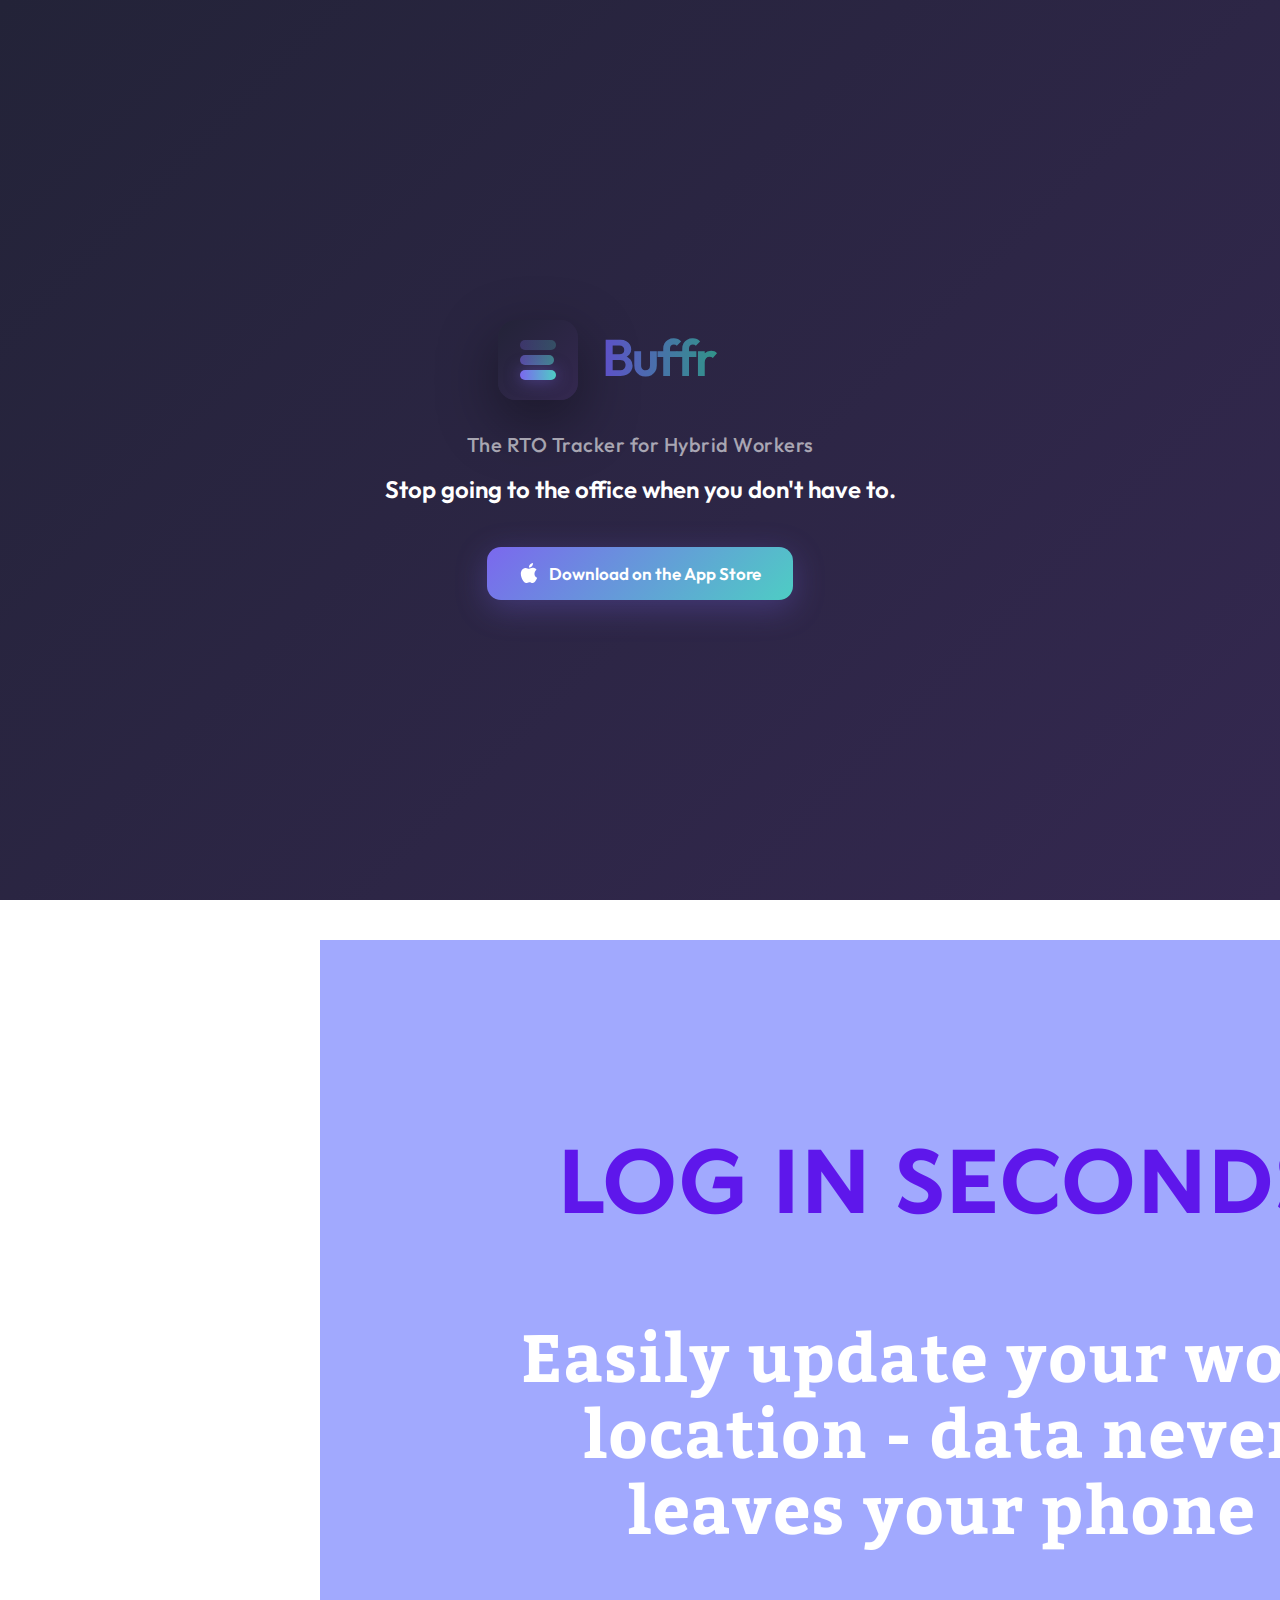
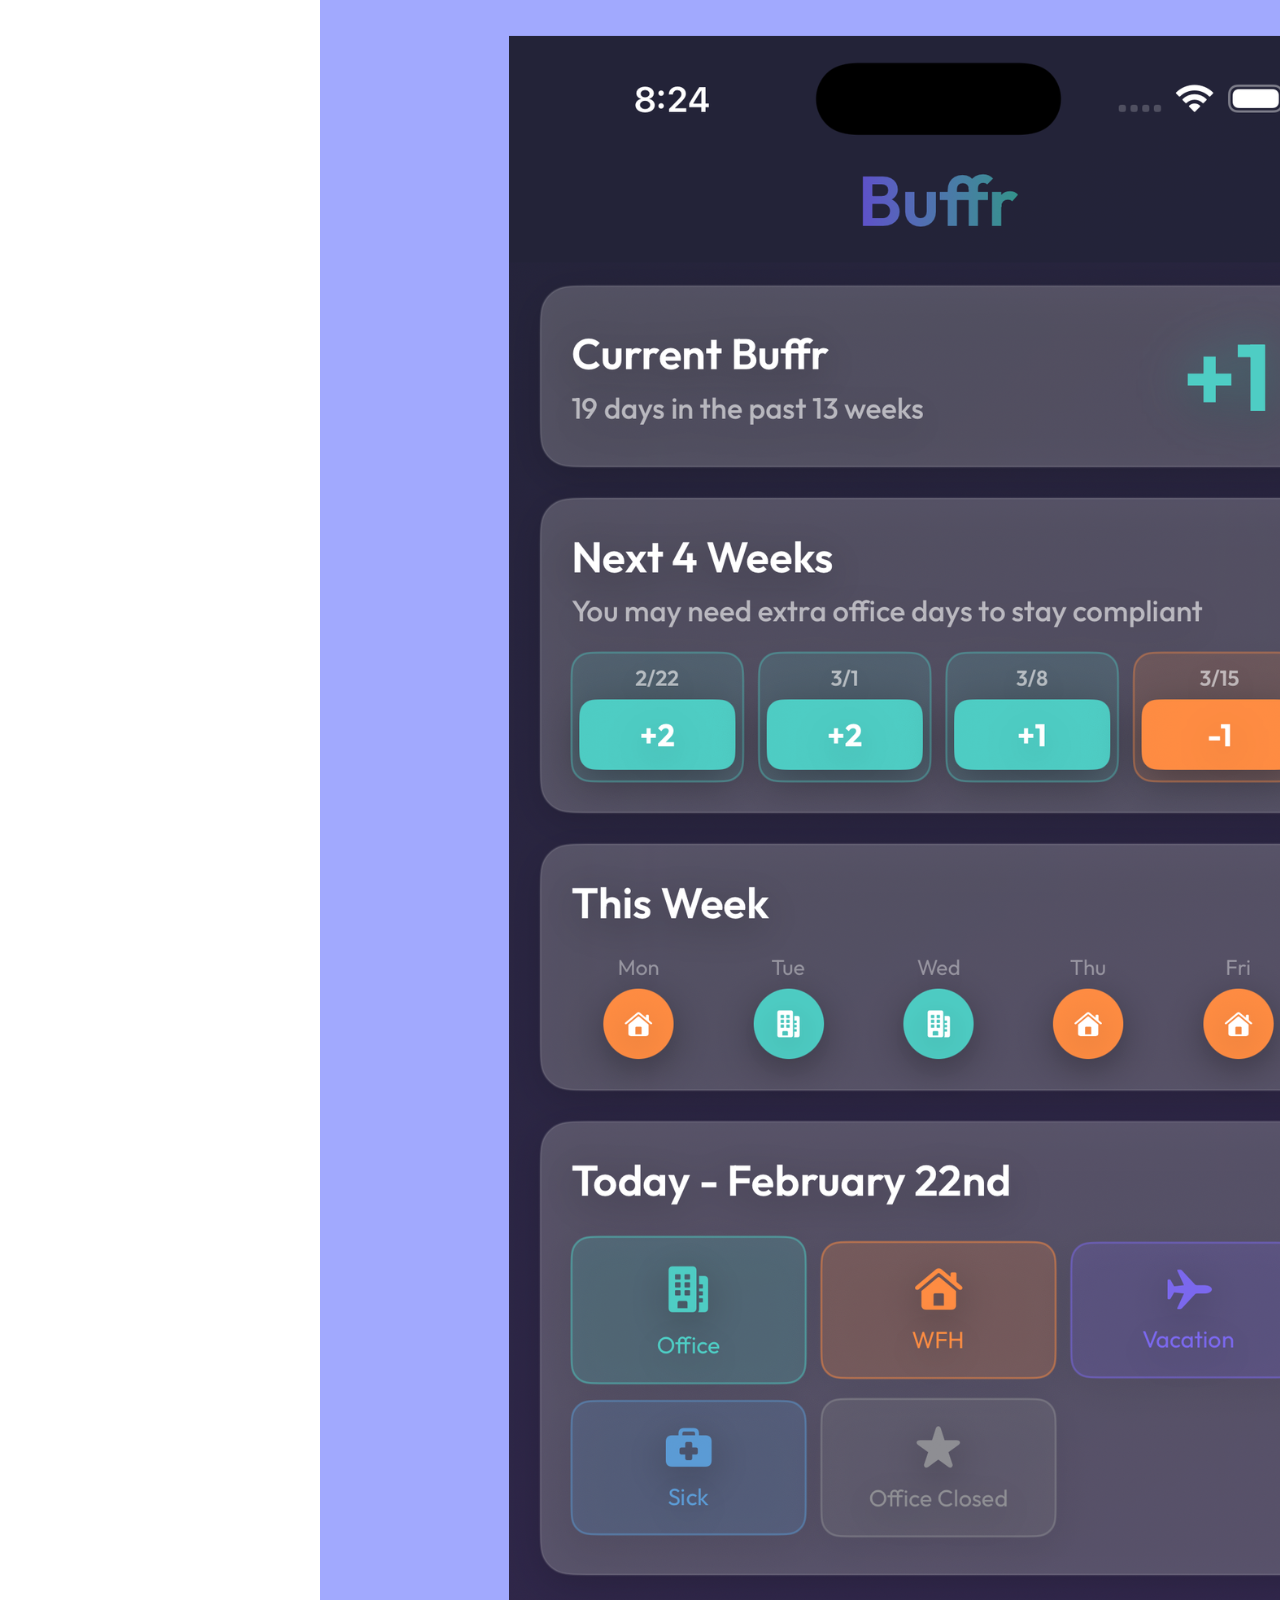
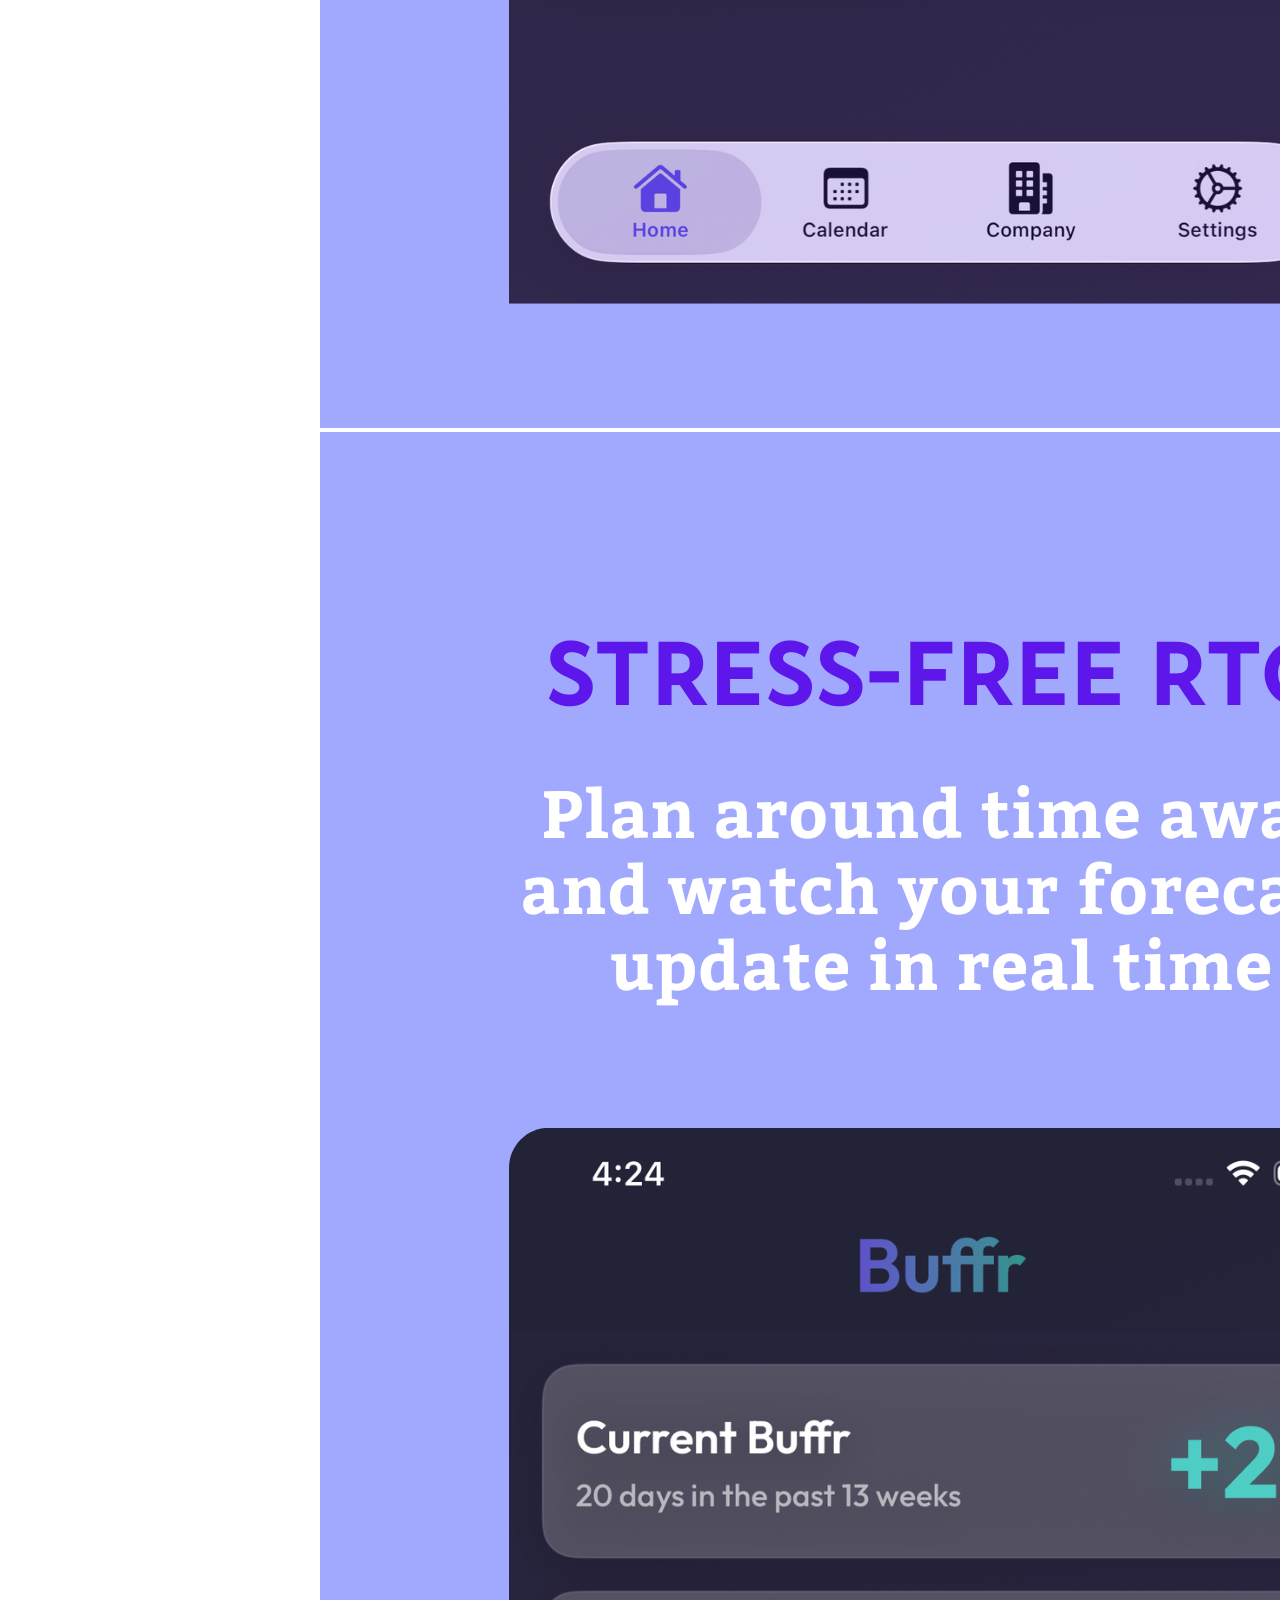
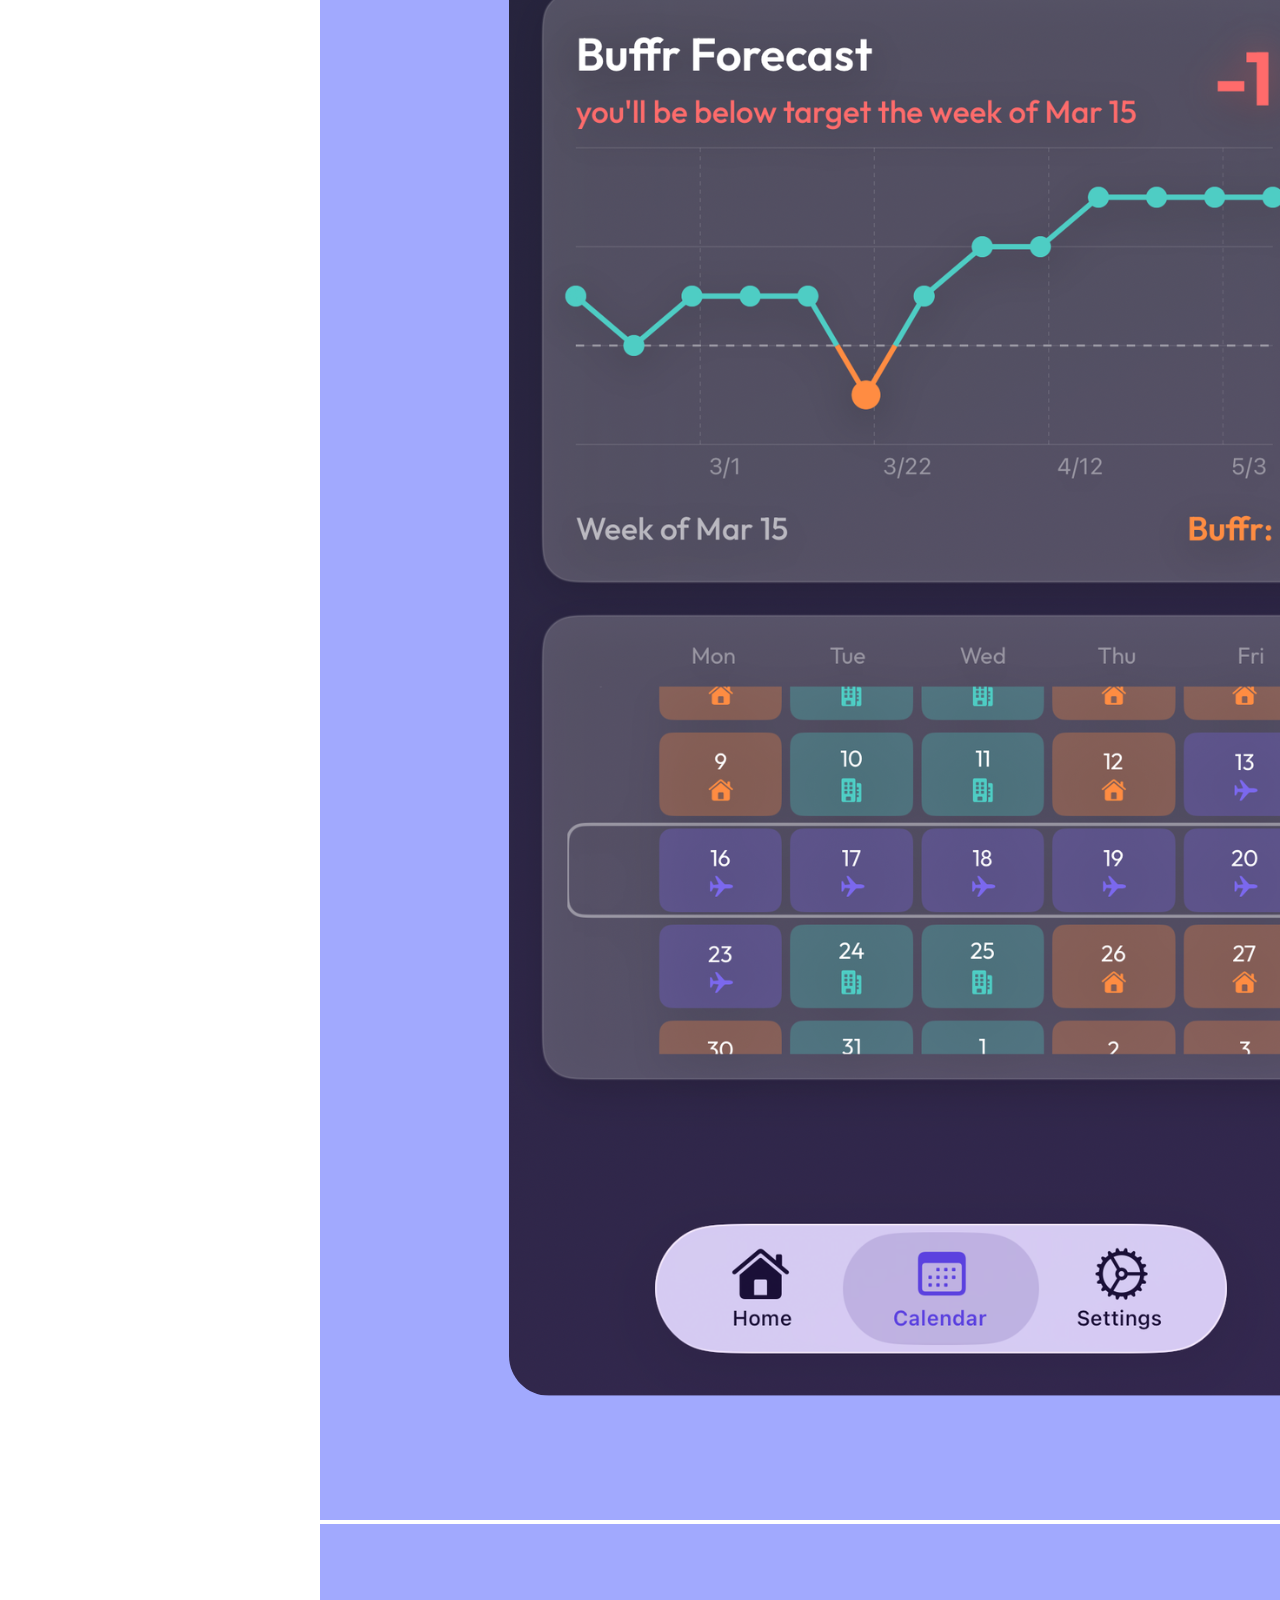
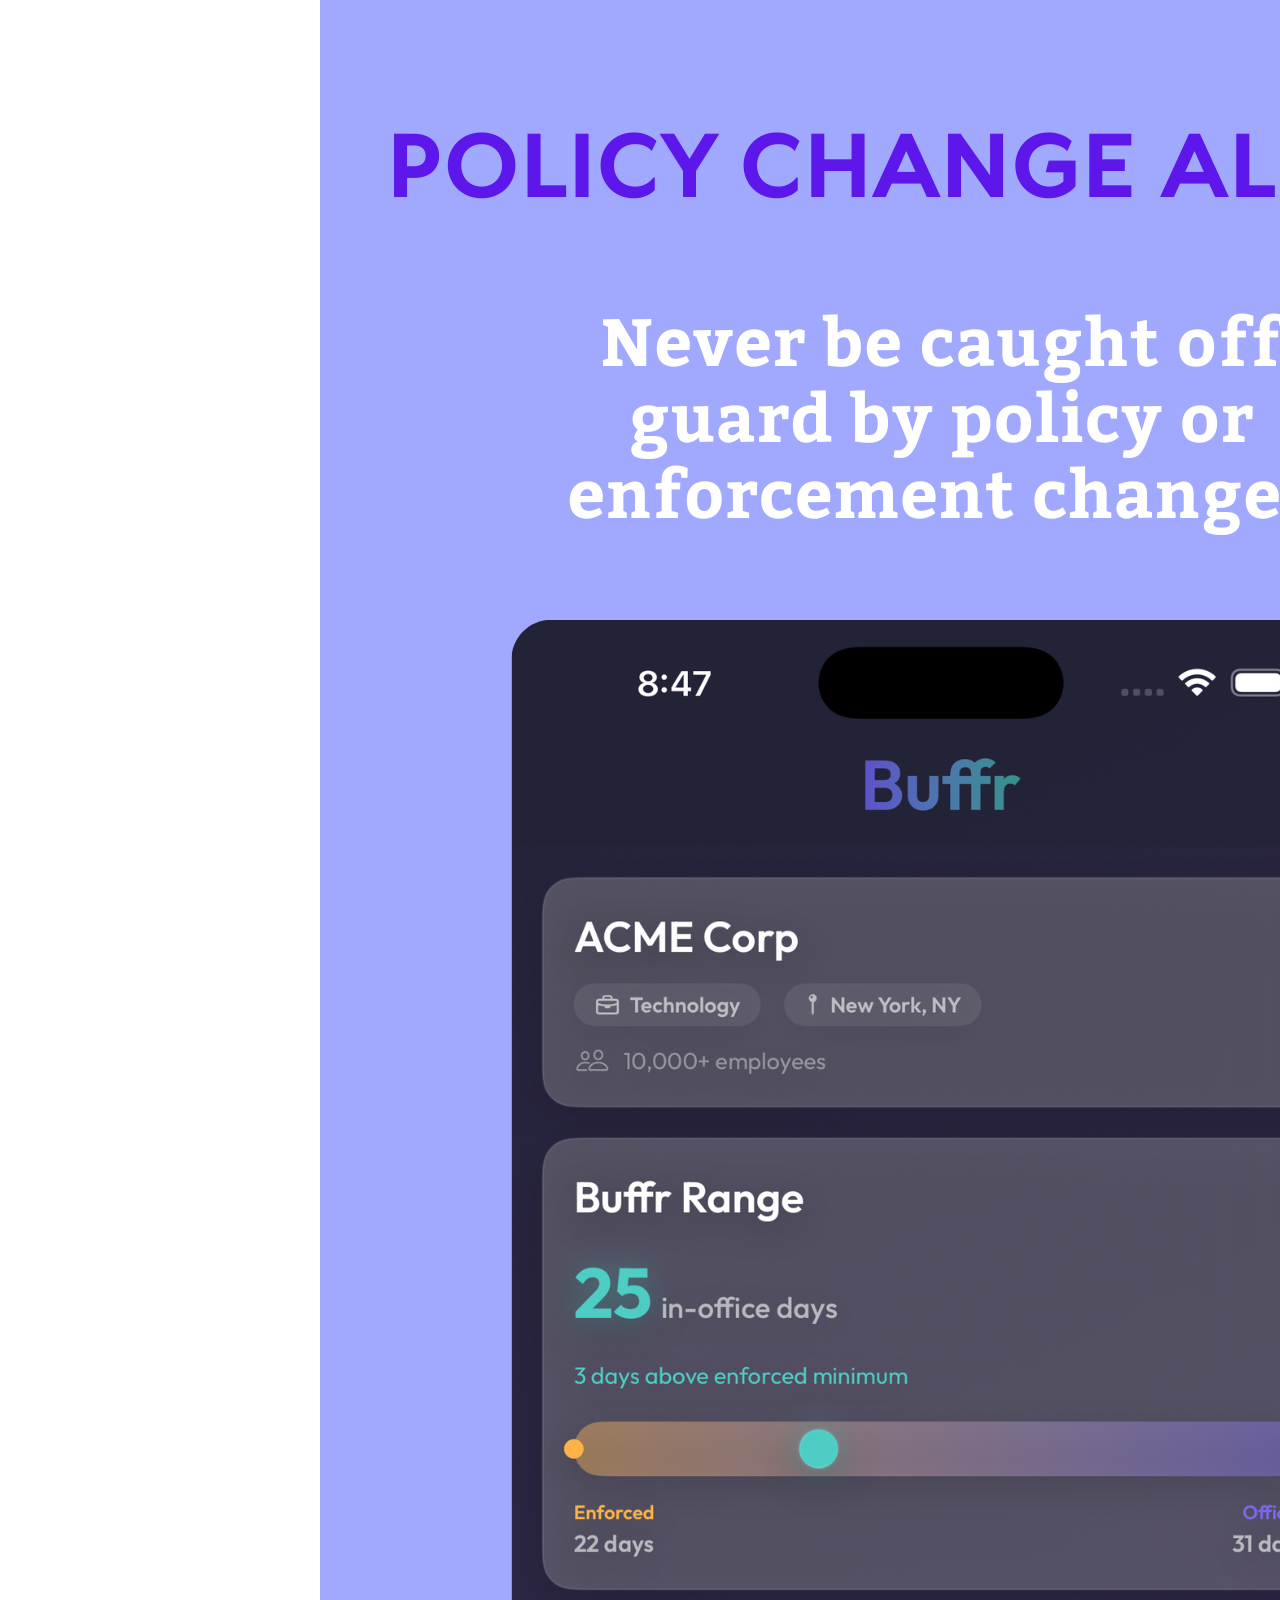
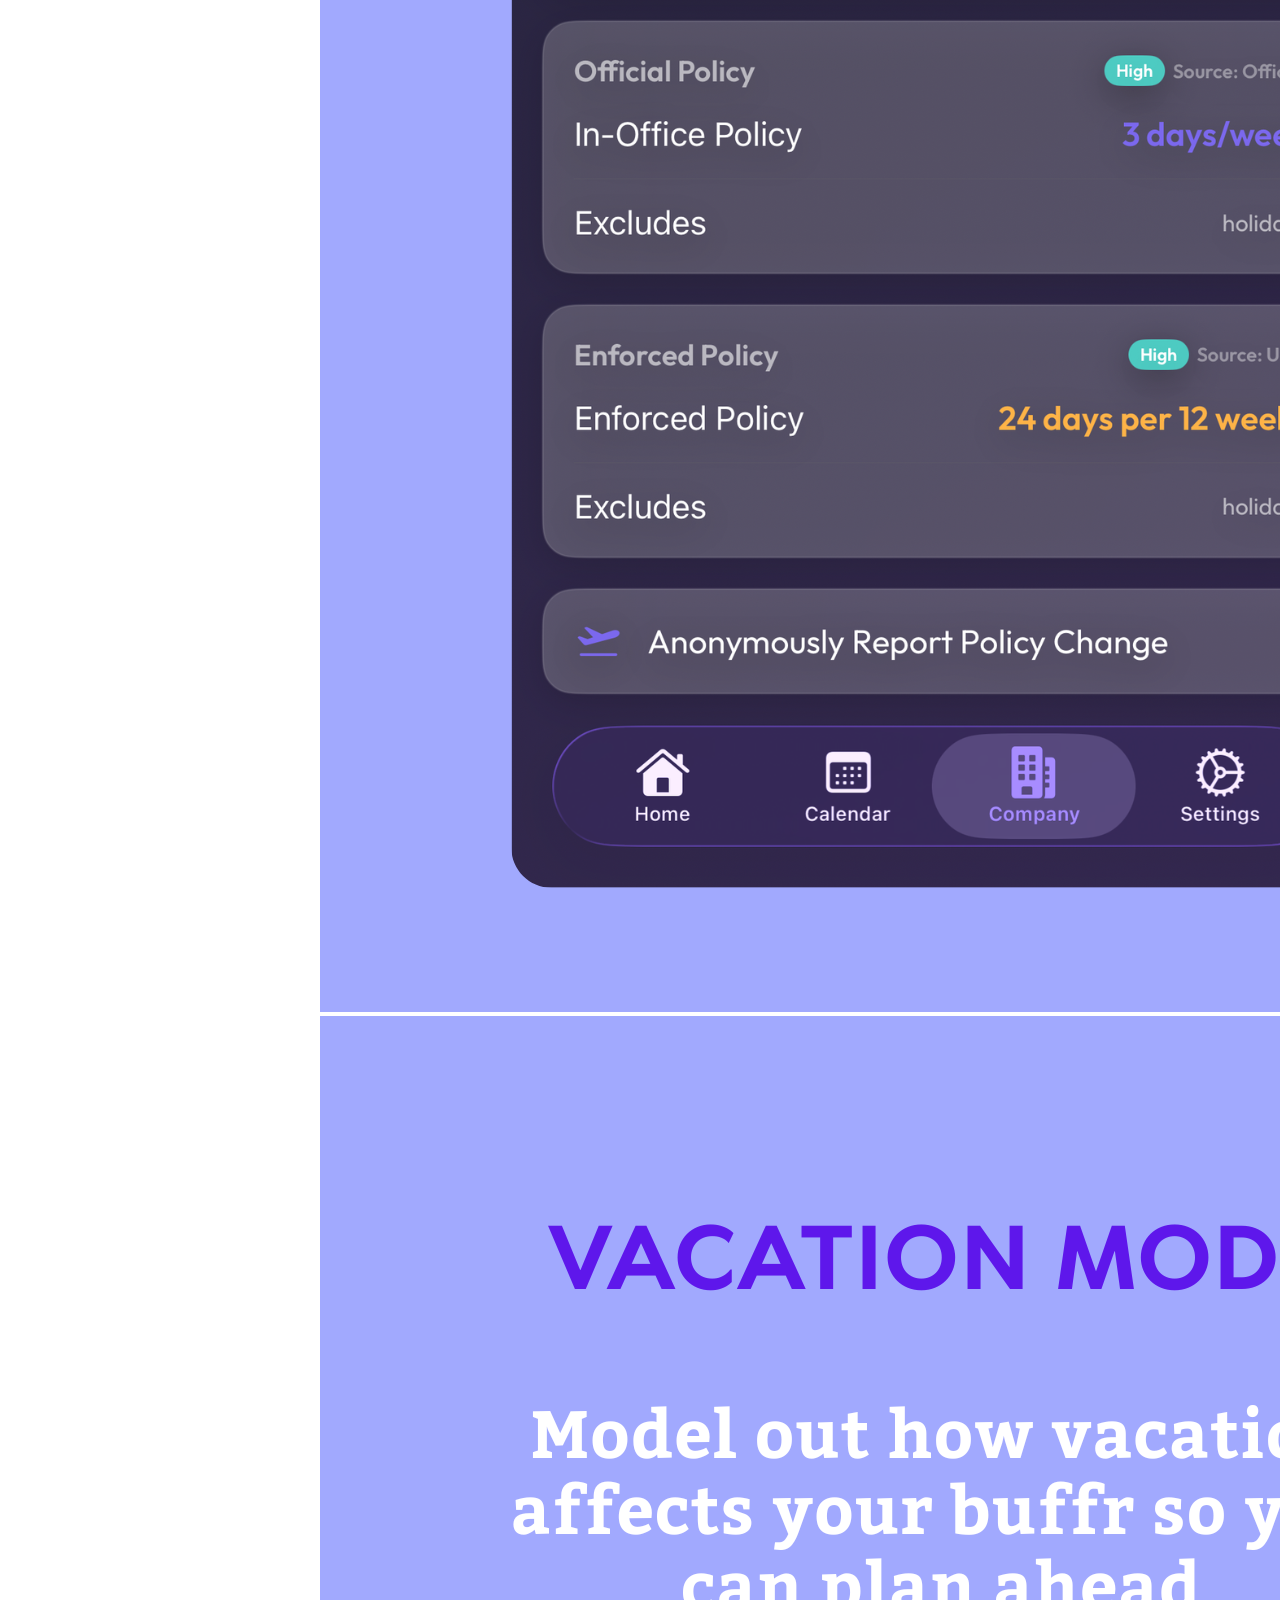
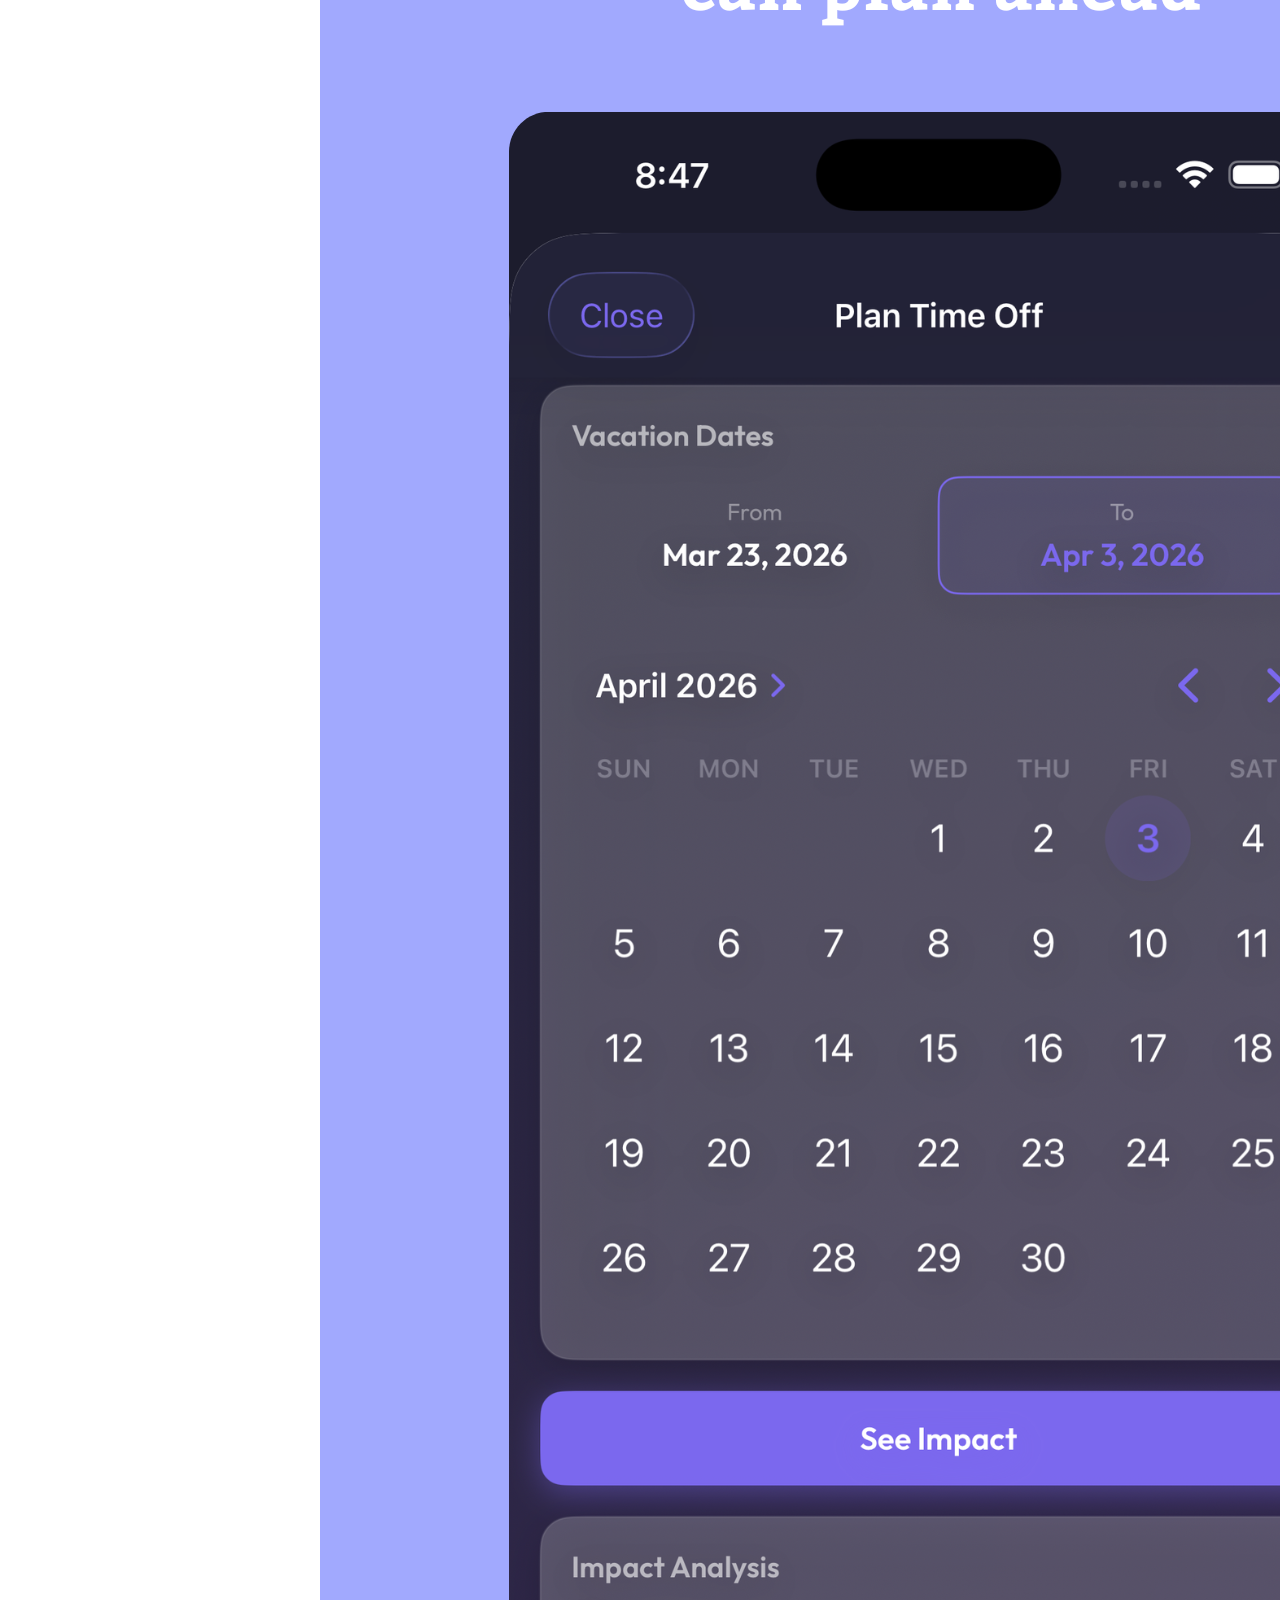
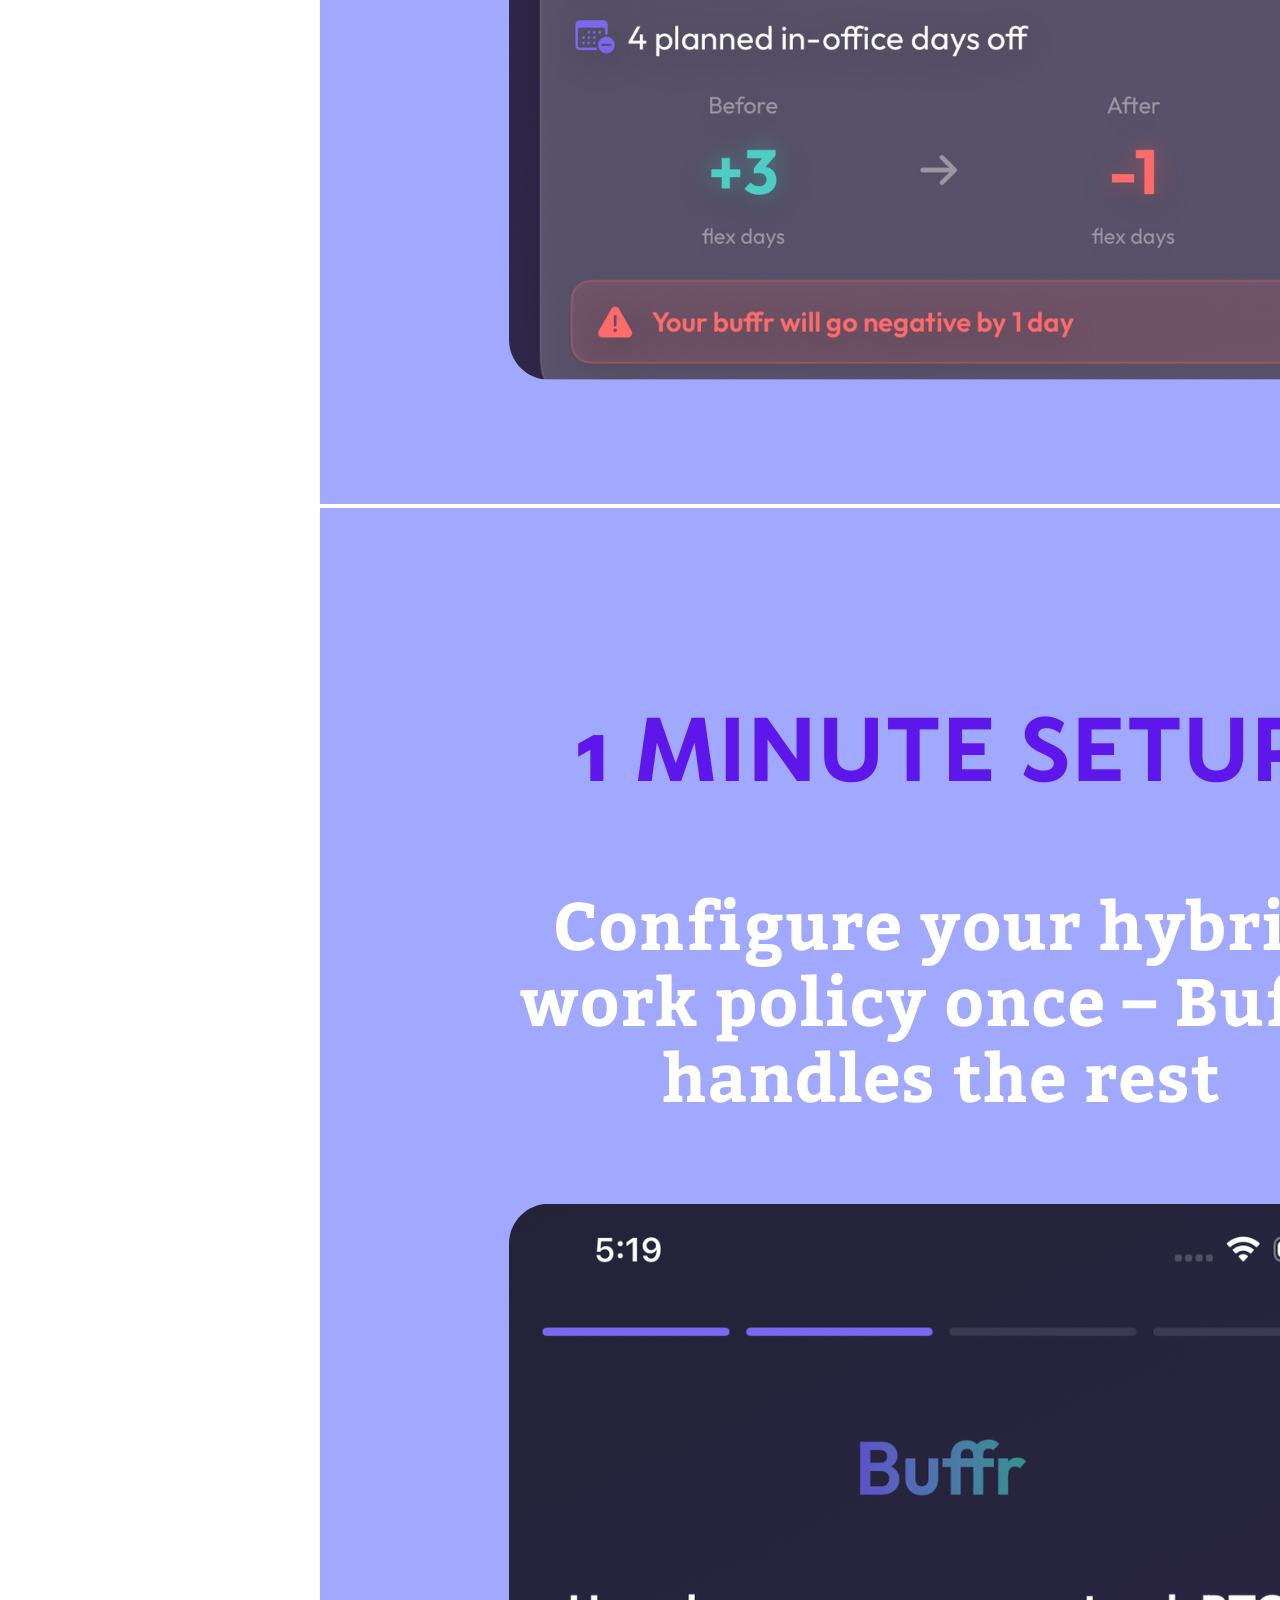
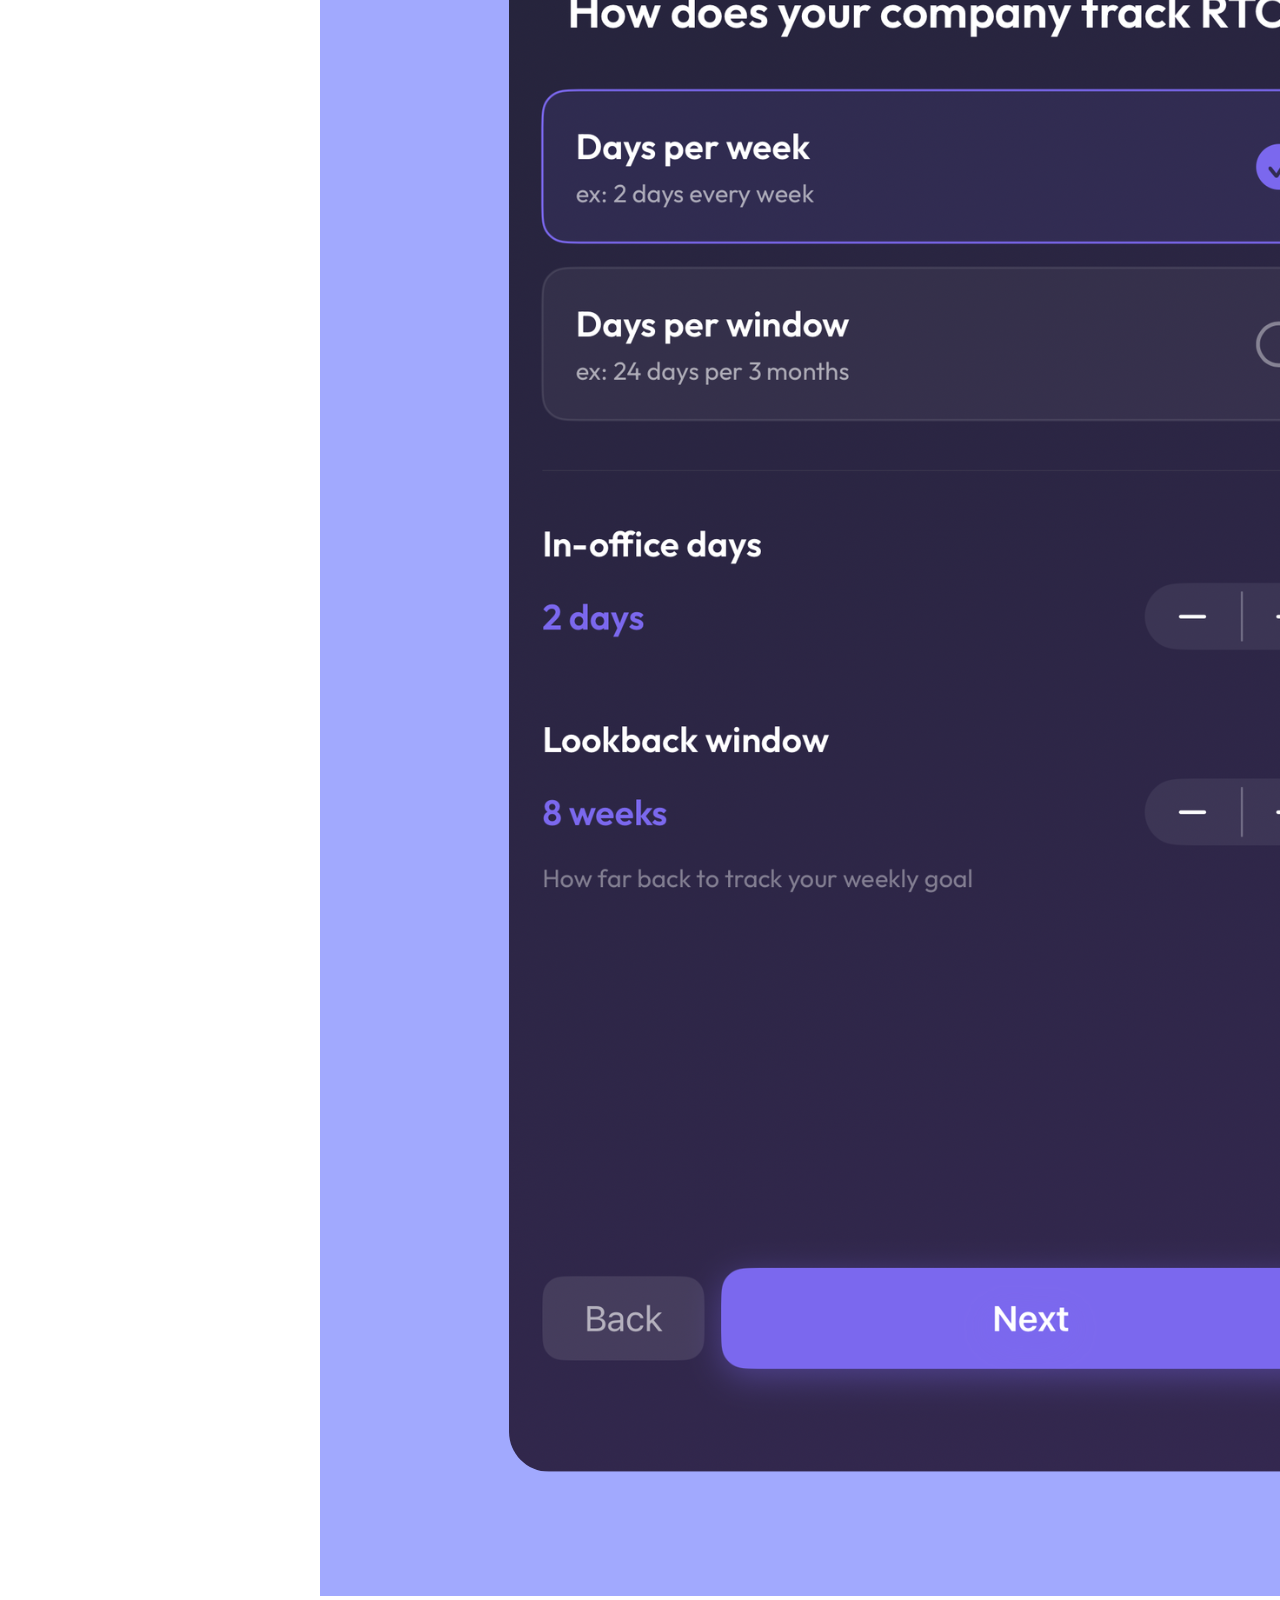
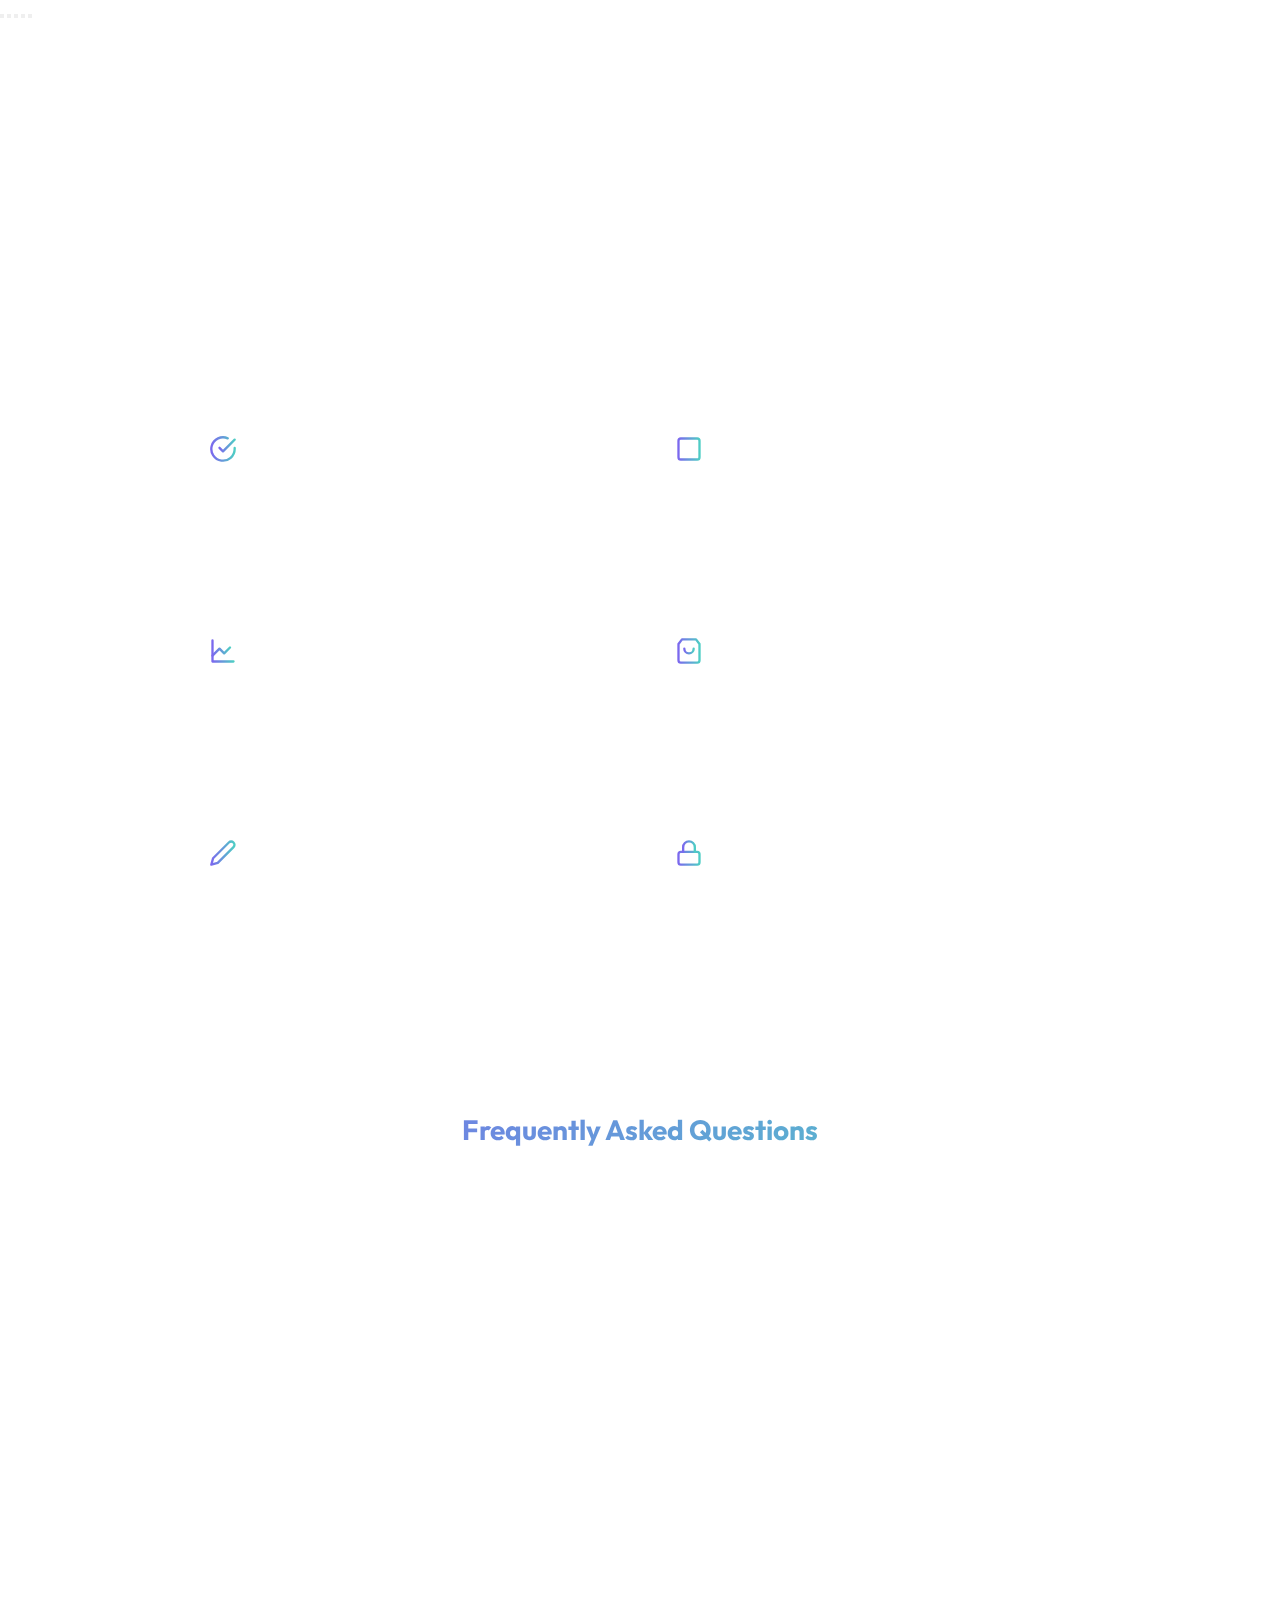
<file: index.html>
<!DOCTYPE html>
<html lang="en">
<head>
  <meta charset="UTF-8">
  <meta name="viewport" content="width=device-width, initial-scale=1.0">
  <title>Buffr — RTO Tracker for Hybrid Workers | Track Office Attendance</title>
  <meta name="description" content="Buffr is the office attendance tracker built for hybrid work. Track your RTO compliance, see how many flex days you have, and plan ahead — all private, on-device.">
  <meta name="keywords" content="RTO tracker, return to office, hybrid work, office attendance tracker, RTO compliance, work from home tracker, hybrid work app, RTO policy tracker">

  <!-- Open Graph -->
  <meta property="og:type" content="website">
  <meta property="og:url" content="https://buffr.work/">
  <meta property="og:title" content="Buffr — RTO Tracker for Hybrid Workers">
  <meta property="og:description" content="Track your office attendance against your company's RTO policy. See your real flexibility in real time.">
  <meta property="og:image" content="https://buffr.work/assets/app-icon.png">
  <meta property="og:site_name" content="Buffr">

  <!-- Twitter Card -->
  <meta name="twitter:card" content="summary">
  <meta name="twitter:title" content="Buffr — RTO Tracker for Hybrid Workers">
  <meta name="twitter:description" content="Track your office attendance against your company's RTO policy. See your real flexibility in real time.">
  <meta name="twitter:image" content="https://buffr.work/assets/app-icon.png">

  <!-- Canonical -->
  <link rel="canonical" href="https://buffr.work/">

  <!-- Misc SEO -->
  <meta name="theme-color" content="#232338">
  <meta name="apple-itunes-app" content="app-id=6758641078">
  <link rel="icon" type="image/png" href="assets/app-icon.png">
  <link rel="apple-touch-icon" href="assets/app-icon.png">

  <!-- Structured Data -->
  <script type="application/ld+json">
  {
    "@context": "https://schema.org",
    "@type": "SoftwareApplication",
    "name": "Buffr - RTO Tracker",
    "operatingSystem": "iOS",
    "applicationCategory": "BusinessApplication",
    "description": "Office attendance tracker for hybrid workers. Track against your company's actual RTO policy, see how many flex days you have, forecast ahead, and plan vacations with confidence.",
    "offers": {
      "@type": "Offer",
      "price": "0",
      "priceCurrency": "USD"
    },
    "url": "https://buffr.work/",
    "downloadUrl": "https://apps.apple.com/us/app/buffr-rto-tracker/id6758641078",
    "image": "https://buffr.work/assets/app-icon.png",
    "author": {
      "@type": "Organization",
      "name": "Kruppe Software, LLC"
    }
  }
  </script>

  <!-- FAQ Structured Data -->
  <script type="application/ld+json">
  {
    "@context": "https://schema.org",
    "@type": "FAQPage",
    "mainEntity": [
      {
        "@type": "Question",
        "name": "What is an RTO tracker?",
        "acceptedAnswer": {
          "@type": "Answer",
          "text": "An RTO tracker helps hybrid workers monitor their office attendance against their company's return-to-office policy. Instead of manually counting days in a spreadsheet, an RTO tracker like Buffr automatically calculates how many office days you've completed, how many you still need, and how much flexibility you have left in your schedule."
        }
      },
      {
        "@type": "Question",
        "name": "How does Buffr track office attendance?",
        "acceptedAnswer": {
          "@type": "Answer",
          "text": "Buffr lets you log each workday as office, work from home, vacation, sick, or holiday with a single tap. It then calculates your \"buffer\" — the number of extra office days you have beyond your company's minimum requirement. Buffr supports both weekly policies (e.g., 3 days per week) and rolling window policies (e.g., 16 days per 8 weeks)."
        }
      },
      {
        "@type": "Question",
        "name": "Can my employer see my Buffr data?",
        "acceptedAnswer": {
          "@type": "Answer",
          "text": "No. Buffr is completely private. All your attendance data is stored locally on your device and is never sent to any server. Your employer has no access to your data, and Buffr doesn't require an account or login. There's no way for anyone — including us — to see your office attendance records."
        }
      },
      {
        "@type": "Question",
        "name": "What RTO policies does Buffr support?",
        "acceptedAnswer": {
          "@type": "Answer",
          "text": "Buffr supports two common RTO policy types: days per week (e.g., 2 or 3 required office days every week) and days per rolling window (e.g., 16 office days over a rolling 8-week period). You can also configure which days count toward your requirement, exclude holidays and vacation days, and set a default weekly schedule."
        }
      },
      {
        "@type": "Question",
        "name": "Does Buffr know my company's RTO policy?",
        "acceptedAnswer": {
          "@type": "Answer",
          "text": "Buffr maintains a database of RTO policies for many companies. When you search for your company during setup, Buffr can auto-detect both the official policy and how it's actually enforced. You can track against either one, or set up custom rules. If your company isn't in our database, you can configure your policy manually in under a minute."
        }
      },
      {
        "@type": "Question",
        "name": "Is Buffr free?",
        "acceptedAnswer": {
          "@type": "Answer",
          "text": "Buffr is free to download and use. All features — day logging, buffer calculation, calendar view, multi-week forecasting, company policy intelligence, vacation impact analysis, and more — are included."
        }
      },
      {
        "@type": "Question",
        "name": "How is Buffr different from a spreadsheet?",
        "acceptedAnswer": {
          "@type": "Answer",
          "text": "Unlike a spreadsheet, Buffr automatically calculates your rolling compliance in real time, forecasts weeks ahead to spot potential gaps, and gives you a clear \"buffer\" number so you always know where you stand. It takes one tap to log a day instead of manually updating formulas, and it handles edge cases like holidays, sick days, and vacation automatically."
        }
      }
    ]
  }
  </script>

  <link rel="preconnect" href="https://fonts.googleapis.com">
  <link rel="preconnect" href="https://fonts.gstatic.com" crossorigin>
  <link href="https://fonts.googleapis.com/css2?family=Outfit:wght@400;500;600;700&display=swap" rel="stylesheet">
  <link rel="stylesheet" href="styles.css">
</head>
<body>

  <!-- Hero -->
  <section class="hero">
    <div class="hero-content">
      <div class="logo-lockup">
        <div class="app-icon" role="img" aria-label="Buffr app icon">
          <div class="icon-bars">
            <div class="icon-bar" style="opacity: 0.25;"></div>
            <div class="icon-bar" style="width: 95%; opacity: 0.55;"></div>
            <div class="icon-bar glow" style="opacity: 1;"></div>
          </div>
        </div>
        <svg class="wordmark" width="180" height="58" viewBox="0 0 280 90" xmlns="http://www.w3.org/2000/svg" role="img" aria-label="Buffr">
          <defs>
            <linearGradient id="wordmarkGradient" x1="0%" y1="0%" x2="100%" y2="0%">
              <stop offset="0%" stop-color="#5E50C9"/>
              <stop offset="100%" stop-color="#319489"/>
            </linearGradient>
          </defs>
          <text x="0" y="70" font-family="Outfit, sans-serif" font-size="80" font-weight="600" letter-spacing="-3" fill="url(#wordmarkGradient)">Buffr</text>
        </svg>
      </div>
      <h1 class="tagline">The RTO Tracker for Hybrid Workers</h1>
      <p class="hero-description">Stop going to the office when you don't have to.</p>
      <a href="https://apps.apple.com/us/app/buffr-rto-tracker/id6758641078" class="cta-button" id="app-store-link">
        <svg class="apple-logo" viewBox="0 0 814 1000" xmlns="http://www.w3.org/2000/svg"><path d="M788.1 340.9c-5.8 4.5-108.2 62.2-108.2 190.5 0 148.4 130.3 200.9 134.2 202.2-.6 3.2-20.7 71.9-68.7 141.9-42.8 61.6-87.5 123.1-155.5 123.1s-85.5-39.5-164-39.5c-76.5 0-103.7 40.8-165.9 40.8s-105.6-57.8-155.5-127.4c-58.8-82-107.3-209.3-107.3-331 0-194.3 126.3-297.7 250.6-297.7 66.1 0 121.2 43.4 162.7 43.4 39.5 0 101.1-46 176.3-46 28.5 0 130.9 2.6 198.3 99.7zm-234-181.5c31.1-36.9 53.1-88.1 53.1-139.3 0-7.1-.6-14.3-1.9-20.1-50.6 1.9-110.8 33.7-147.1 75.8-28.5 32.4-55.1 83.6-55.1 135.5 0 7.8.7 15.6 1.3 18.2 2.6.5 6.8.7 11 .7 45.4 0 103.2-30.4 138.7-70.8z" fill="white"/></svg>
        Download on the App Store
      </a>
    </div>
  </section>

  <!-- Screenshots Carousel -->
  <section class="screenshots">
    <div class="carousel" id="carousel">
      <div class="carousel-track">
        <div class="carousel-slide active">
          <img src="assets/screenshot-home.png" alt="Buffr home screen — log your work location in seconds, data never leaves your phone" loading="eager">
        </div>
        <div class="carousel-slide">
          <img src="assets/screenshot-calendar.png" alt="Buffr calendar view — see your forecast and plan around time off" loading="eager">
        </div>
        <div class="carousel-slide">
          <img src="assets/screenshot-company.png" alt="Buffr company tab — official and enforced policy details with Buffr Range chart" loading="eager">
        </div>
        <div class="carousel-slide">
          <img src="assets/screenshot-vacation.png" alt="Buffr vacation planner — model how time off affects your buffer" loading="eager">
        </div>
        <div class="carousel-slide">
          <img src="assets/screenshot-onboarding.png" alt="Buffr setup — auto-detects your company's RTO policy from our database" loading="eager">
        </div>
      </div>
      <div class="carousel-dots">
        <button class="carousel-dot active" aria-label="Slide 1"></button>
        <button class="carousel-dot" aria-label="Slide 2"></button>
        <button class="carousel-dot" aria-label="Slide 3"></button>
        <button class="carousel-dot" aria-label="Slide 4"></button>
        <button class="carousel-dot" aria-label="Slide 5"></button>
      </div>
    </div>
  </section>

  <!-- Value Prop -->
  <section class="value-prop">
    <div class="container">
      <h2 class="value-text">Buffr is the office attendance tracker built for hybrid work. Track against your company's actual RTO policy, see your real flexibility in real time, and plan your life — not just your commute.</h2>
    </div>
  </section>

  <!-- Features -->
  <section class="features">
    <div class="container">
      <div class="features-grid">
        <div class="feature-card">
          <div class="feature-icon">
            <svg width="28" height="28" viewBox="0 0 24 24" fill="none" stroke="url(#featureGrad1)" stroke-width="2" stroke-linecap="round" stroke-linejoin="round">
              <defs><linearGradient id="featureGrad1" x1="0%" y1="0%" x2="100%" y2="0%"><stop offset="0%" stop-color="#7B68EE"/><stop offset="100%" stop-color="#4ECDC4"/></linearGradient></defs>
              <path d="M22 11.08V12a10 10 0 1 1-5.93-9.14"/><polyline points="22 4 12 14.01 9 11.01"/>
            </svg>
          </div>
          <h3>One-tap logging</h3>
          <p>Log office, WFH, vacation, sick, or holiday in seconds</p>
        </div>
        <div class="feature-card">
          <div class="feature-icon">
            <svg width="28" height="28" viewBox="0 0 24 24" fill="none" stroke="url(#featureGrad2)" stroke-width="2" stroke-linecap="round" stroke-linejoin="round">
              <defs><linearGradient id="featureGrad2" x1="0%" y1="0%" x2="100%" y2="0%"><stop offset="0%" stop-color="#7B68EE"/><stop offset="100%" stop-color="#4ECDC4"/></linearGradient></defs>
              <rect x="3" y="3" width="18" height="18" rx="2"/><path d="M3 9h18"/><path d="M9 21V9"/>
            </svg>
          </div>
          <h3>See your buffer</h3>
          <p>Know exactly how many flex days you have before hitting your limit</p>
        </div>
        <div class="feature-card">
          <div class="feature-icon">
            <svg width="28" height="28" viewBox="0 0 24 24" fill="none" stroke="url(#featureGrad3)" stroke-width="2" stroke-linecap="round" stroke-linejoin="round">
              <defs><linearGradient id="featureGrad3" x1="0%" y1="0%" x2="100%" y2="0%"><stop offset="0%" stop-color="#7B68EE"/><stop offset="100%" stop-color="#4ECDC4"/></linearGradient></defs>
              <path d="M3 3v18h18"/><polyline points="18 9 13 14 9 10 3 16"/>
            </svg>
          </div>
          <h3>Forecast ahead</h3>
          <p>Spot compliance gaps weeks in advance and plan around them</p>
        </div>
        <div class="feature-card">
          <div class="feature-icon">
            <svg width="28" height="28" viewBox="0 0 24 24" fill="none" stroke="url(#featureGrad4)" stroke-width="2" stroke-linecap="round" stroke-linejoin="round">
              <defs><linearGradient id="featureGrad4" x1="0%" y1="0%" x2="100%" y2="0%"><stop offset="0%" stop-color="#7B68EE"/><stop offset="100%" stop-color="#4ECDC4"/></linearGradient></defs>
              <path d="M6 2L3 6v14a2 2 0 0 0 2 2h14a2 2 0 0 0 2-2V6l-3-4z"/><line x1="3" y1="6" x2="21" y2="6"/><path d="M16 10a4 4 0 0 1-8 0"/>
            </svg>
          </div>
          <h3>Company policy data</h3>
          <p>Auto-detect your company's official and enforced RTO policies from our database</p>
        </div>
        <div class="feature-card">
          <div class="feature-icon">
            <svg width="28" height="28" viewBox="0 0 24 24" fill="none" stroke="url(#featureGrad5)" stroke-width="2" stroke-linecap="round" stroke-linejoin="round">
              <defs><linearGradient id="featureGrad5" x1="0%" y1="0%" x2="100%" y2="0%"><stop offset="0%" stop-color="#7B68EE"/><stop offset="100%" stop-color="#4ECDC4"/></linearGradient></defs>
              <path d="M17 3a2.828 2.828 0 1 1 4 4L7.5 20.5 2 22l1.5-5.5L17 3z"/>
            </svg>
          </div>
          <h3>Vacation planner</h3>
          <p>Model how time off affects your buffer before you book it</p>
        </div>
        <div class="feature-card">
          <div class="feature-icon">
            <svg width="28" height="28" viewBox="0 0 24 24" fill="none" stroke="url(#featureGrad6)" stroke-width="2" stroke-linecap="round" stroke-linejoin="round">
              <defs><linearGradient id="featureGrad6" x1="0%" y1="0%" x2="100%" y2="0%"><stop offset="0%" stop-color="#7B68EE"/><stop offset="100%" stop-color="#4ECDC4"/></linearGradient></defs>
              <rect x="3" y="11" width="18" height="11" rx="2" ry="2"/><path d="M7 11V7a5 5 0 0 1 10 0v4"/>
            </svg>
          </div>
          <h3>Private by design</h3>
          <p>Your data stays on your device. No accounts, no tracking, no employer access.</p>
        </div>
      </div>
    </div>
  </section>

  <!-- FAQ -->
  <section class="faq">
    <div class="container">
      <h2 class="faq-heading">Frequently Asked Questions</h2>
      <div class="faq-list">
        <details class="faq-item">
          <summary>What is an RTO tracker?</summary>
          <p>An RTO tracker helps hybrid workers monitor their office attendance against their company's return-to-office policy. Instead of manually counting days in a spreadsheet, an RTO tracker like Buffr automatically calculates how many office days you've completed, how many you still need, and how much flexibility you have left in your schedule.</p>
        </details>
        <details class="faq-item">
          <summary>How does Buffr track office attendance?</summary>
          <p>Buffr lets you log each workday as office, work from home, vacation, sick, or holiday with a single tap. It then calculates your "buffer" — the number of extra office days you have beyond your company's minimum requirement. Buffr supports both weekly policies (e.g., 3 days per week) and rolling window policies (e.g., 16 days per 8 weeks).</p>
        </details>
        <details class="faq-item">
          <summary>Does Buffr know my company's RTO policy?</summary>
          <p>Buffr maintains a database of RTO policies for many companies. When you search for your company during setup, Buffr can auto-detect both the official policy and how it's actually enforced. You can track against either one, or set up custom rules. If your company isn't in our database, you can configure your policy manually in under a minute.</p>
        </details>
        <details class="faq-item">
          <summary>Can my employer see my Buffr data?</summary>
          <p>No. Buffr is completely private. All your attendance data is stored locally on your device and is never sent to any server. Your employer has no access to your data, and Buffr doesn't require an account or login. There's no way for anyone — including us — to see your office attendance records.</p>
        </details>
        <details class="faq-item">
          <summary>What RTO policies does Buffr support?</summary>
          <p>Buffr supports two common RTO policy types: days per week (e.g., 2 or 3 required office days every week) and days per rolling window (e.g., 16 office days over a rolling 8-week period). You can also configure which days count toward your requirement, exclude holidays and vacation days, and set a default weekly schedule.</p>
        </details>
        <details class="faq-item">
          <summary>Is Buffr free?</summary>
          <p>Buffr is free to download and use. All features — day logging, buffer calculation, calendar view, multi-week forecasting, company policy intelligence, vacation impact analysis, and more — are included.</p>
        </details>
        <details class="faq-item">
          <summary>How is Buffr different from a spreadsheet?</summary>
          <p>Unlike a spreadsheet, Buffr automatically calculates your rolling compliance in real time, forecasts weeks ahead to spot potential gaps, and gives you a clear "buffer" number so you always know where you stand. It takes one tap to log a day instead of manually updating formulas, and it handles edge cases like holidays, sick days, and vacation automatically.</p>
        </details>
      </div>
    </div>
  </section>

  <!-- CTA -->
  <section class="bottom-cta">
    <div class="container">
      <h2>Flexible work, without the anxiety.</h2>
      <a href="https://apps.apple.com/us/app/buffr-rto-tracker/id6758641078" class="cta-button" id="app-store-link-bottom">
        <svg class="apple-logo" viewBox="0 0 814 1000" xmlns="http://www.w3.org/2000/svg"><path d="M788.1 340.9c-5.8 4.5-108.2 62.2-108.2 190.5 0 148.4 130.3 200.9 134.2 202.2-.6 3.2-20.7 71.9-68.7 141.9-42.8 61.6-87.5 123.1-155.5 123.1s-85.5-39.5-164-39.5c-76.5 0-103.7 40.8-165.9 40.8s-105.6-57.8-155.5-127.4c-58.8-82-107.3-209.3-107.3-331 0-194.3 126.3-297.7 250.6-297.7 66.1 0 121.2 43.4 162.7 43.4 39.5 0 101.1-46 176.3-46 28.5 0 130.9 2.6 198.3 99.7zm-234-181.5c31.1-36.9 53.1-88.1 53.1-139.3 0-7.1-.6-14.3-1.9-20.1-50.6 1.9-110.8 33.7-147.1 75.8-28.5 32.4-55.1 83.6-55.1 135.5 0 7.8.7 15.6 1.3 18.2 2.6.5 6.8.7 11 .7 45.4 0 103.2-30.4 138.7-70.8z" fill="white"/></svg>
        Download on the App Store
      </a>
    </div>
  </section>

  <!-- Footer -->
  <footer class="footer">
    <div class="container">
      <div class="footer-logo">
        <div class="app-icon small" role="img" aria-label="Buffr">
          <div class="icon-bars">
            <div class="icon-bar" style="opacity: 0.25;"></div>
            <div class="icon-bar" style="width: 95%; opacity: 0.55;"></div>
            <div class="icon-bar glow" style="opacity: 1;"></div>
          </div>
        </div>
      </div>
      <p class="footer-company">Made by Kruppe Software, LLC</p>
      <nav class="footer-links" aria-label="Footer navigation">
        <a href="/privacy">Privacy Policy</a>
        <a href="/support">Support</a>
        <a href="mailto:kruppesoftware@gmail.com">kruppesoftware@gmail.com</a>
      </nav>
    </div>
  </footer>

  <script>
  (function() {
    var track = document.querySelector('.carousel-track');
    var slides = document.querySelectorAll('.carousel-slide');
    var dots = document.querySelectorAll('.carousel-dot');
    var total = slides.length;
    var current = 0;
    var timer;
    var startX = 0;
    var isDragging = false;

    function getSlideWidth() {
      // Match CSS: 50% on desktop, 70% on mobile
      return window.innerWidth <= 640 ? 70 : 50;
    }

    function goTo(index) {
      current = ((index % total) + total) % total;
      var slideWidth = getSlideWidth();
      // Center the active slide: offset = current * slideWidth - (100 - slideWidth) / 2
      var offset = current * slideWidth - (100 - slideWidth) / 2;
      track.style.transform = 'translateX(' + (-offset) + '%)';

      slides.forEach(function(s, i) {
        s.classList.toggle('active', i === current);
      });
      dots.forEach(function(d, i) {
        d.classList.toggle('active', i === current);
      });
      resetTimer();
    }

    function next() { goTo(current + 1); }

    function resetTimer() {
      clearInterval(timer);
      timer = setInterval(next, 2000);
    }

    dots.forEach(function(dot, i) {
      dot.addEventListener('click', function() { goTo(i); });
    });

    // Touch / swipe
    var carousel = document.getElementById('carousel');
    carousel.addEventListener('touchstart', function(e) {
      startX = e.touches[0].clientX;
      isDragging = true;
    }, { passive: true });

    carousel.addEventListener('touchend', function(e) {
      if (!isDragging) return;
      isDragging = false;
      var diff = startX - e.changedTouches[0].clientX;
      if (Math.abs(diff) > 50) {
        if (diff > 0) next();
        else goTo(current - 1);
      }
    });

    // Mouse drag
    carousel.addEventListener('mousedown', function(e) {
      startX = e.clientX;
      isDragging = true;
      e.preventDefault();
    });

    document.addEventListener('mouseup', function(e) {
      if (!isDragging) return;
      isDragging = false;
      var diff = startX - e.clientX;
      if (Math.abs(diff) > 50) {
        if (diff > 0) next();
        else goTo(current - 1);
      }
    });

    // Initialize first slide as active
    goTo(0);
  })();
  </script>
</body>
</html>
</file>
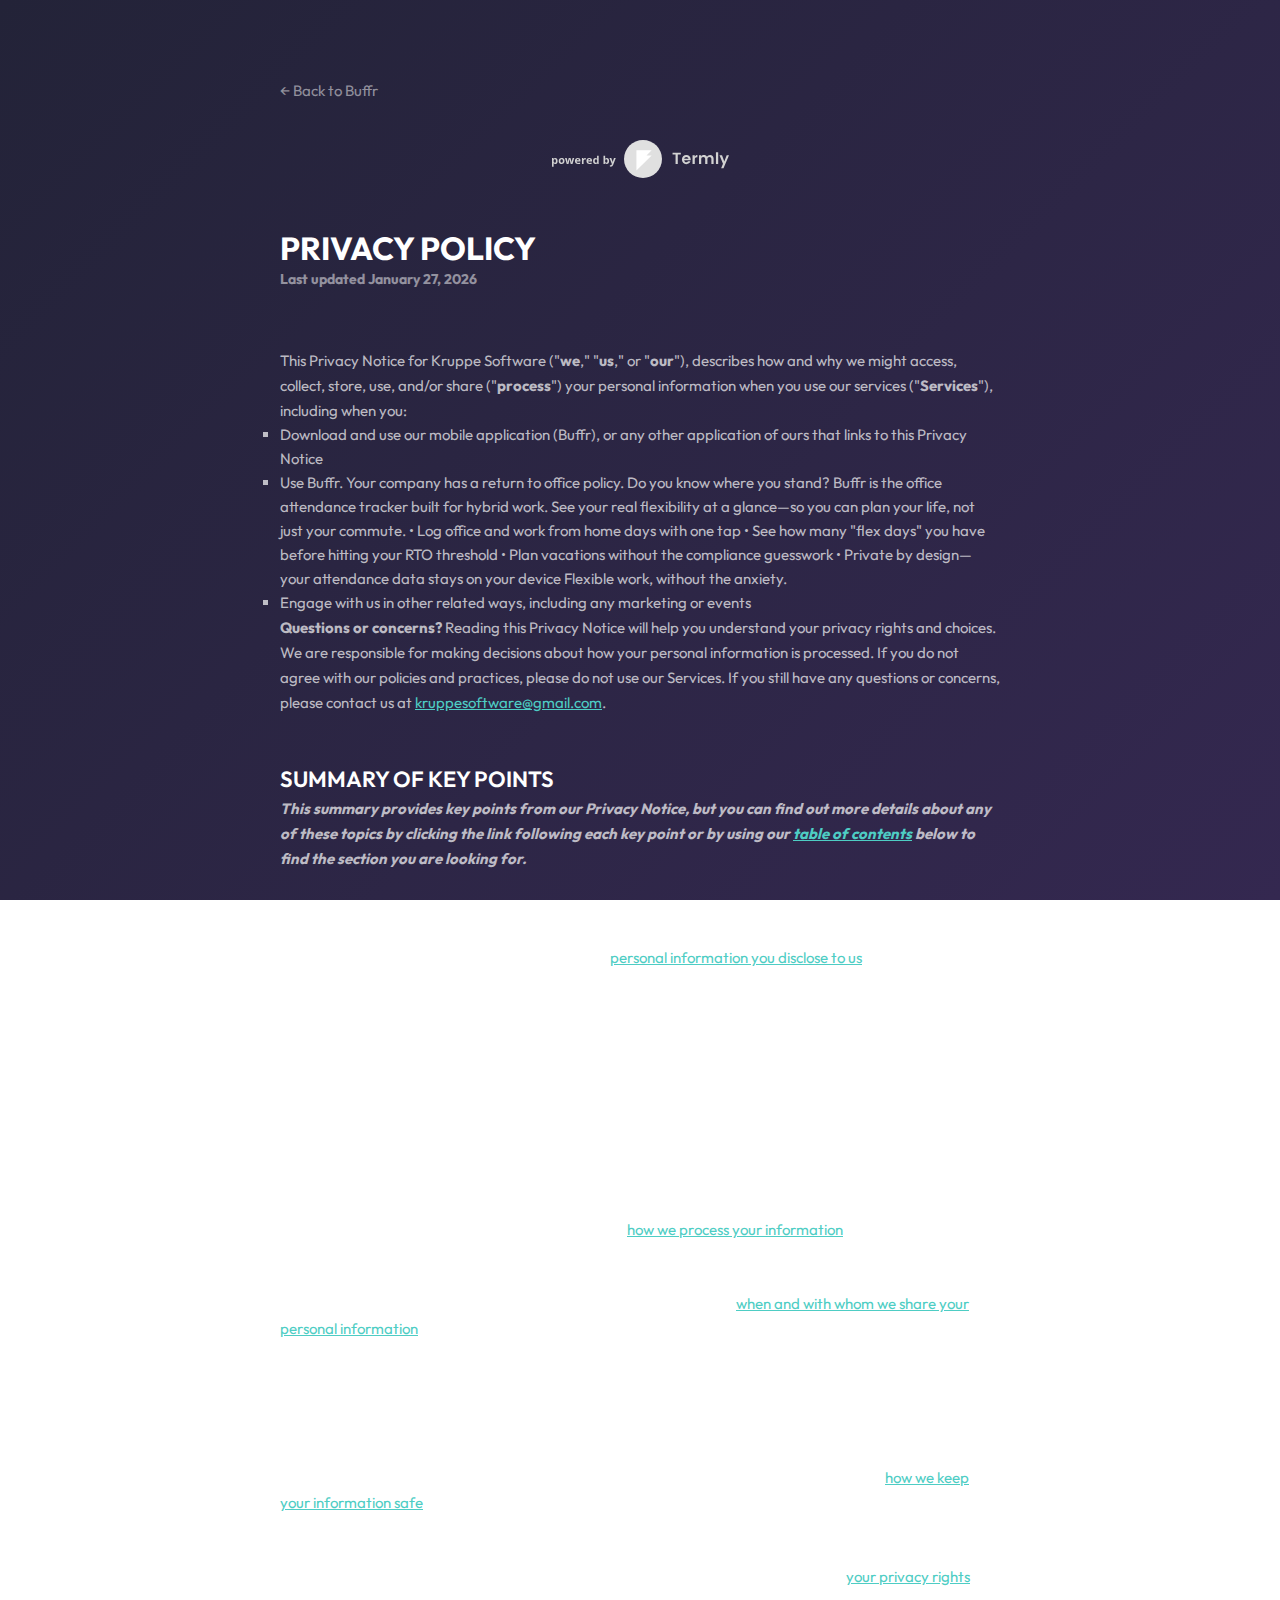
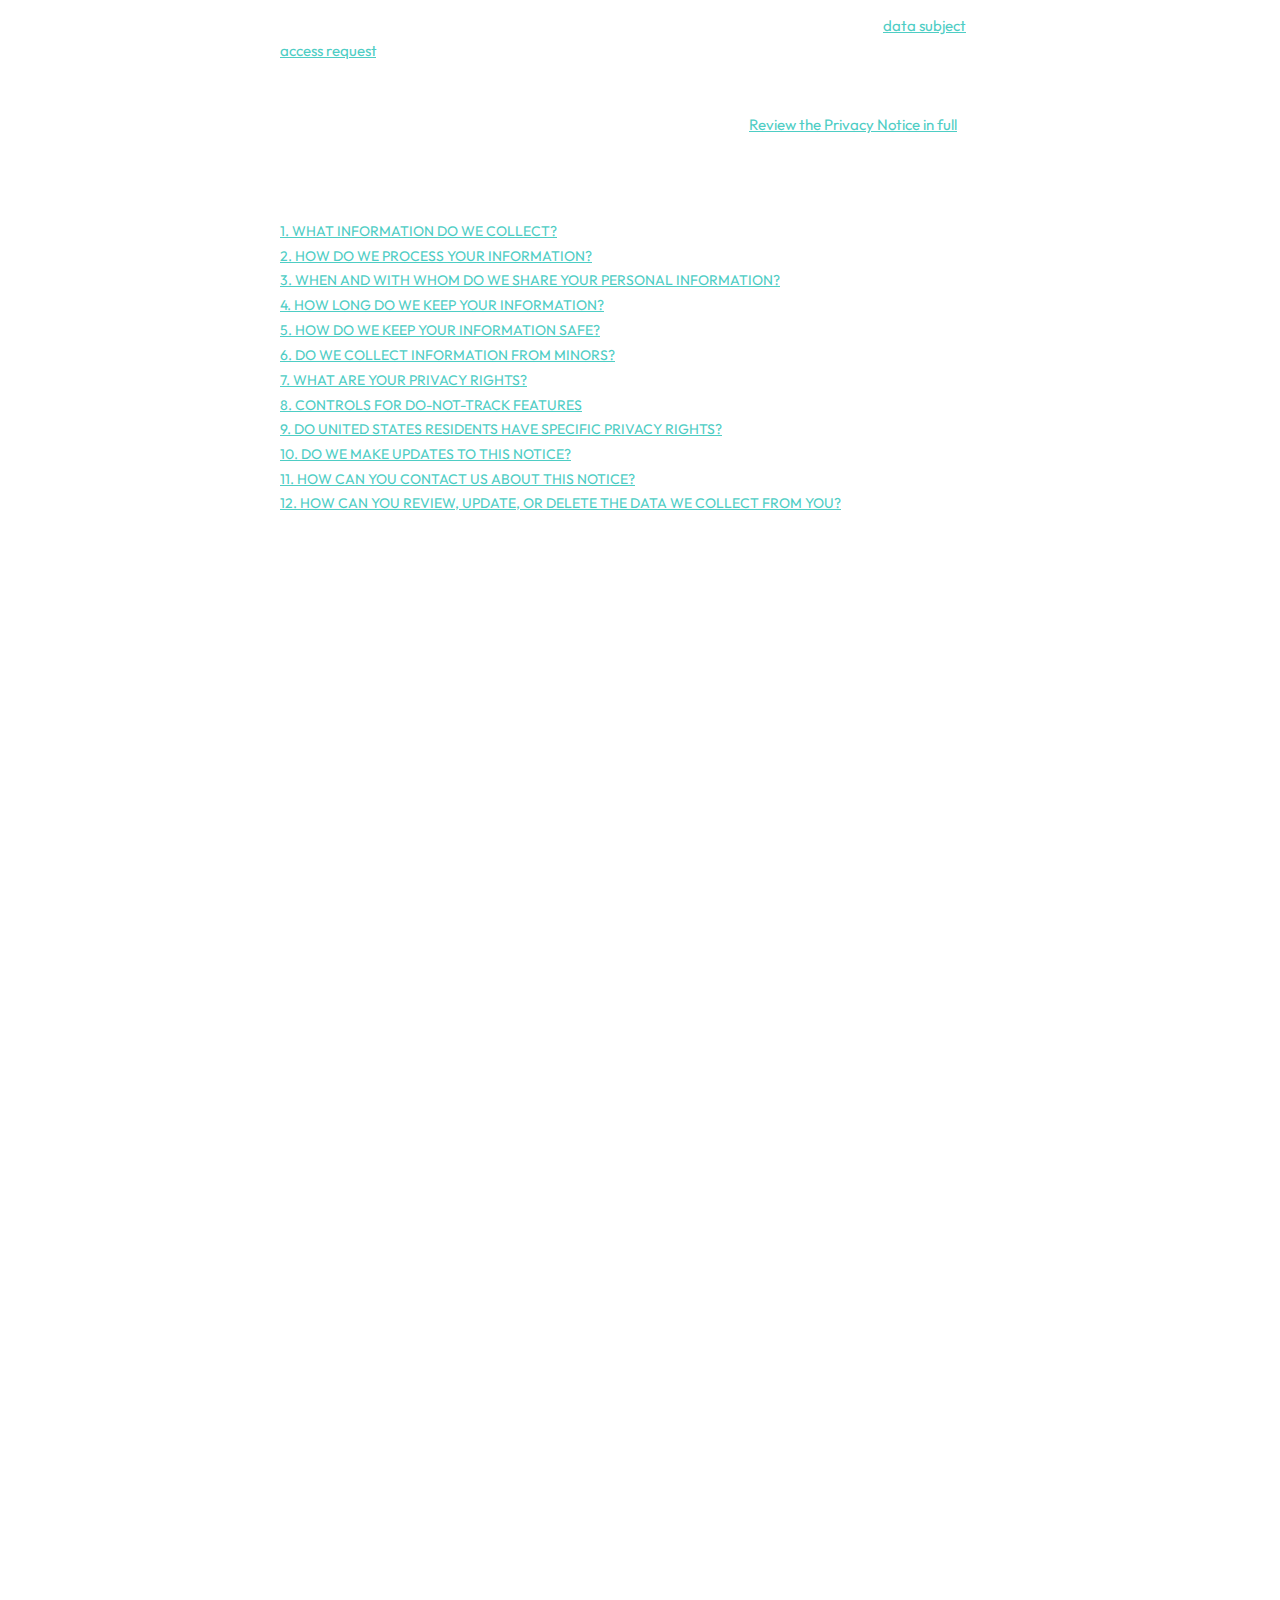
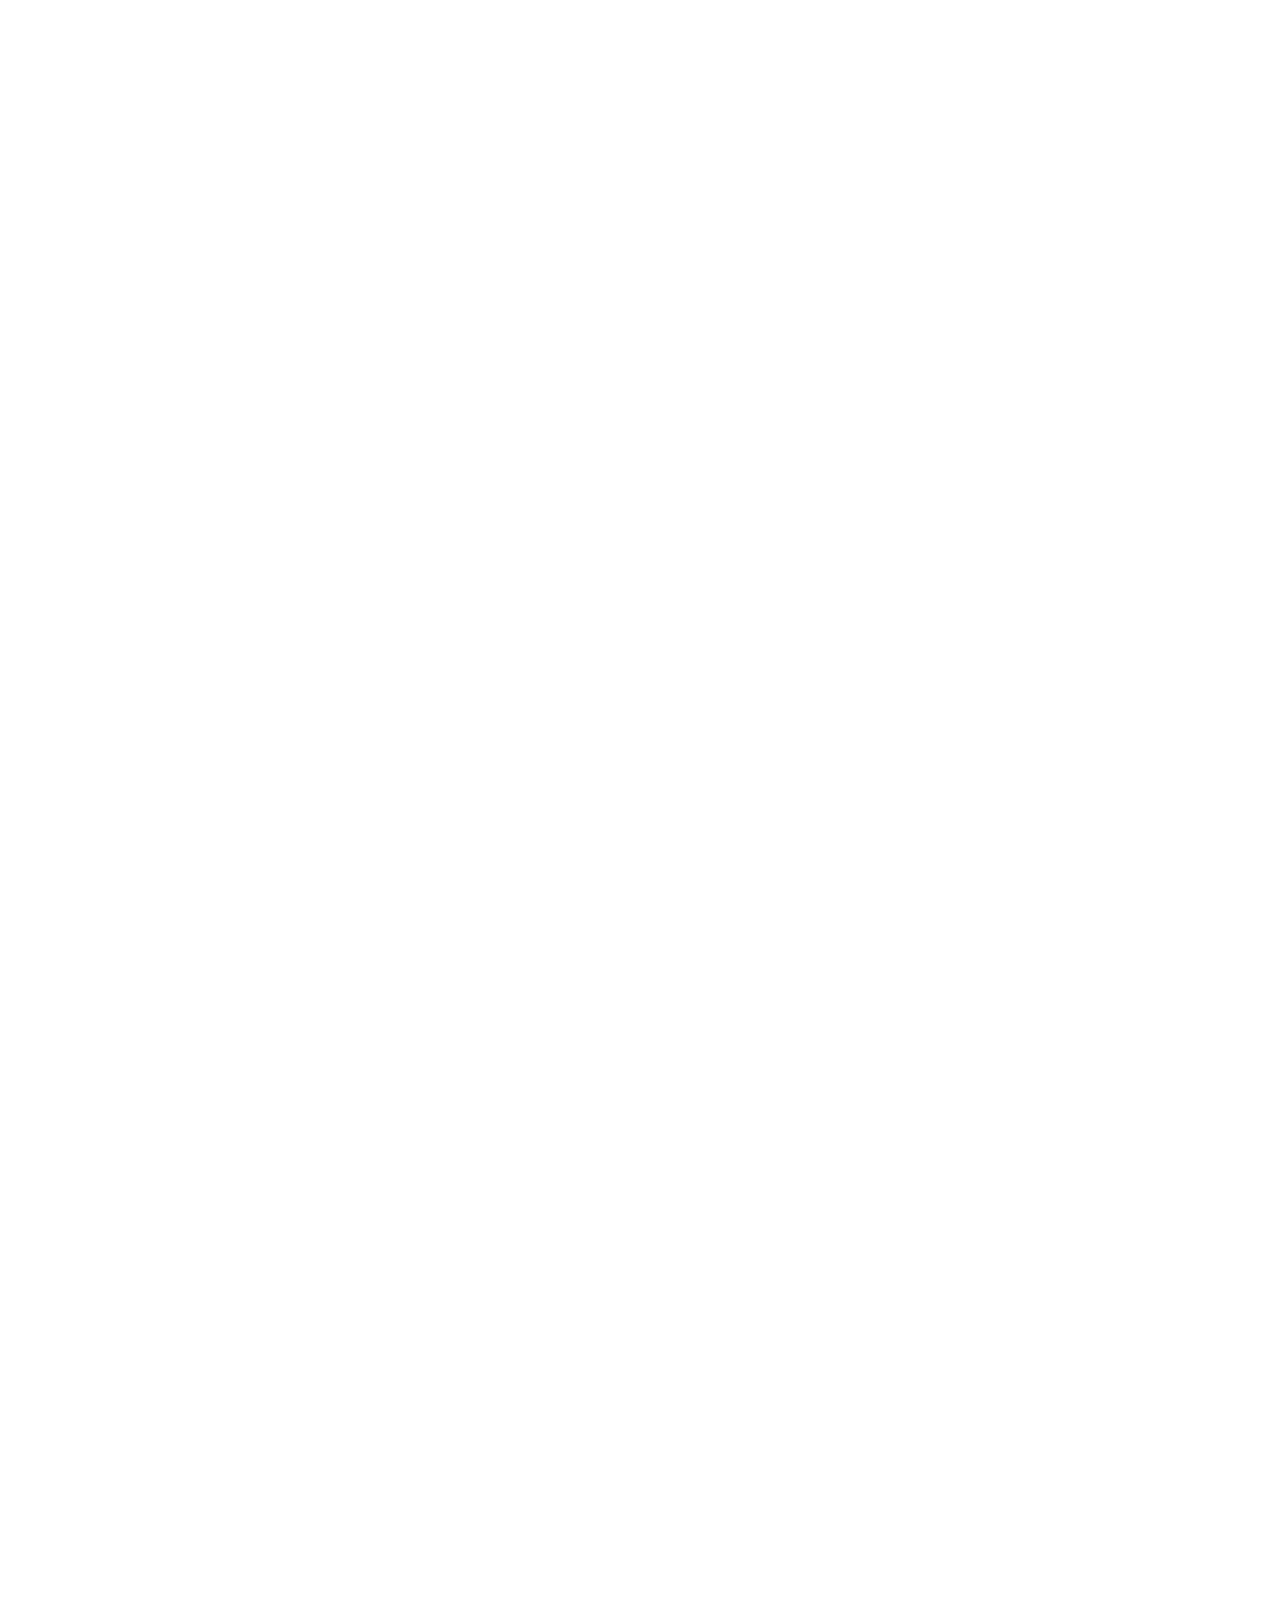
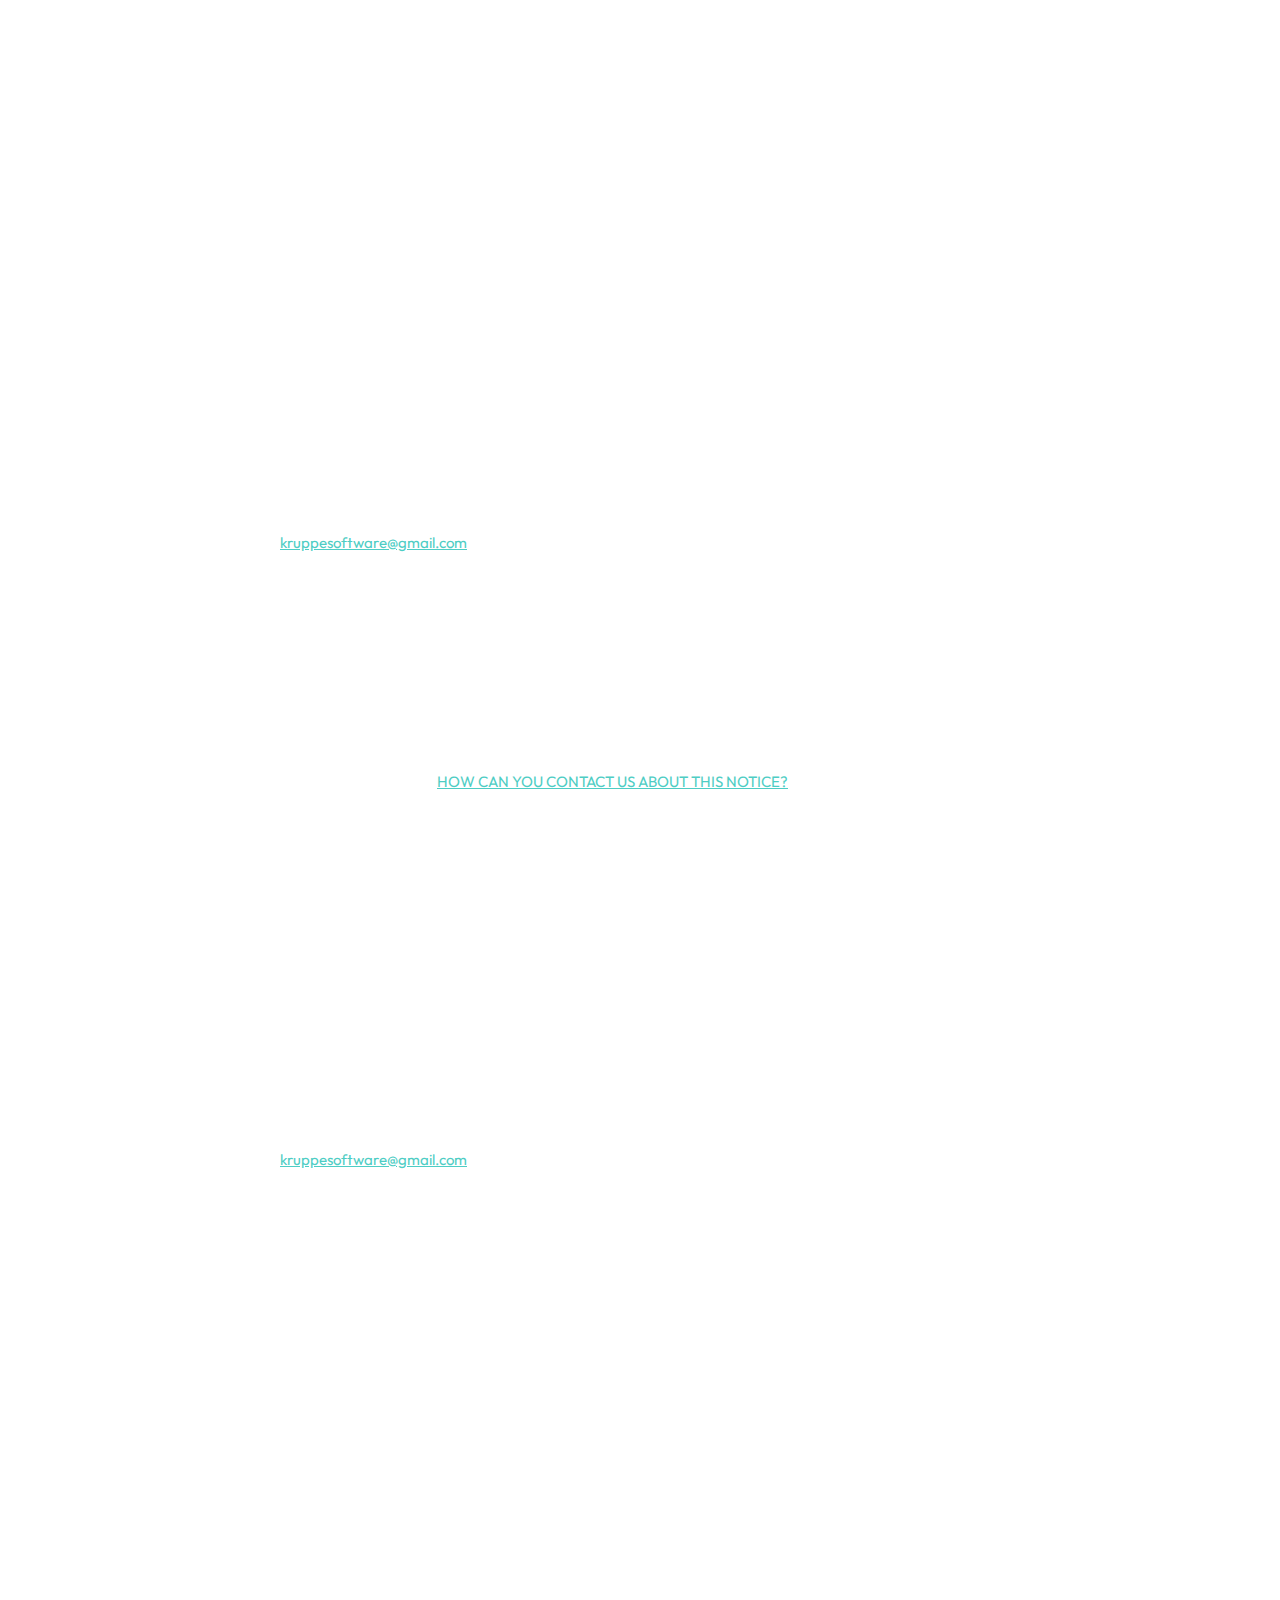
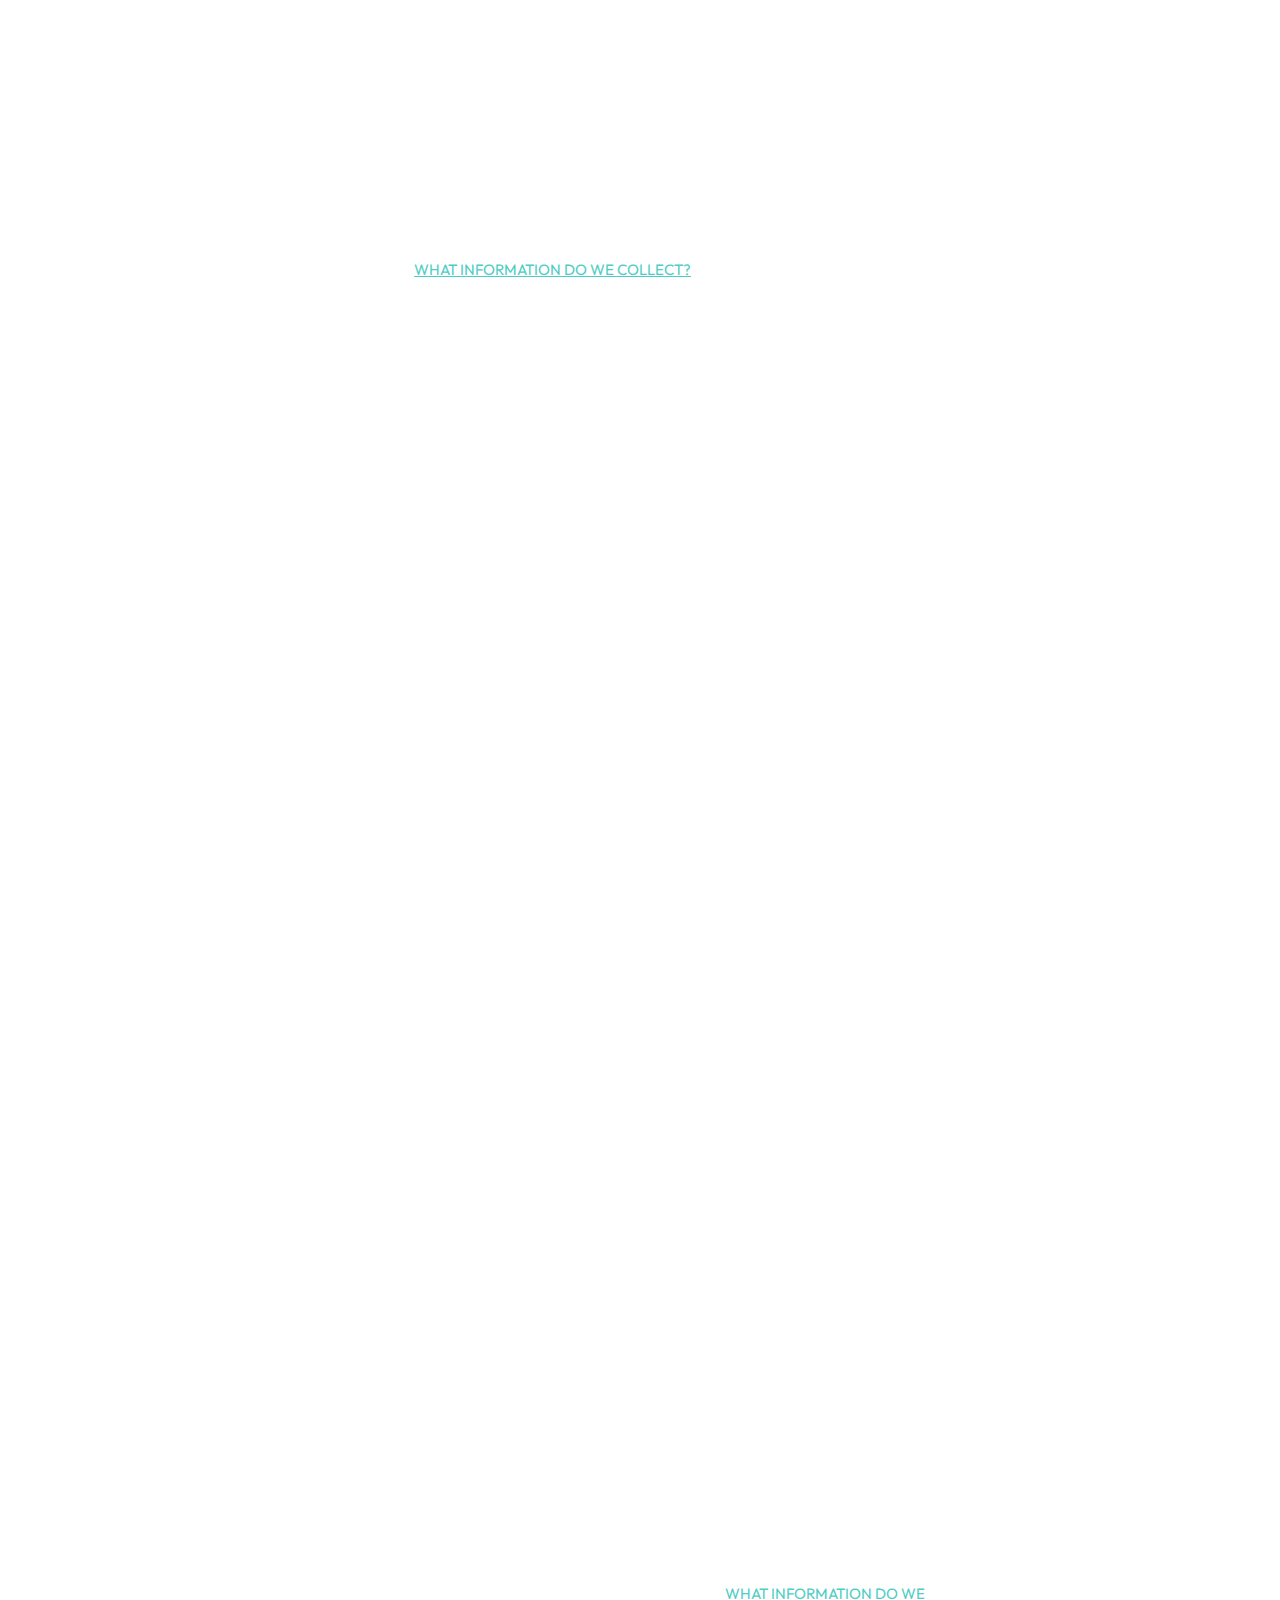
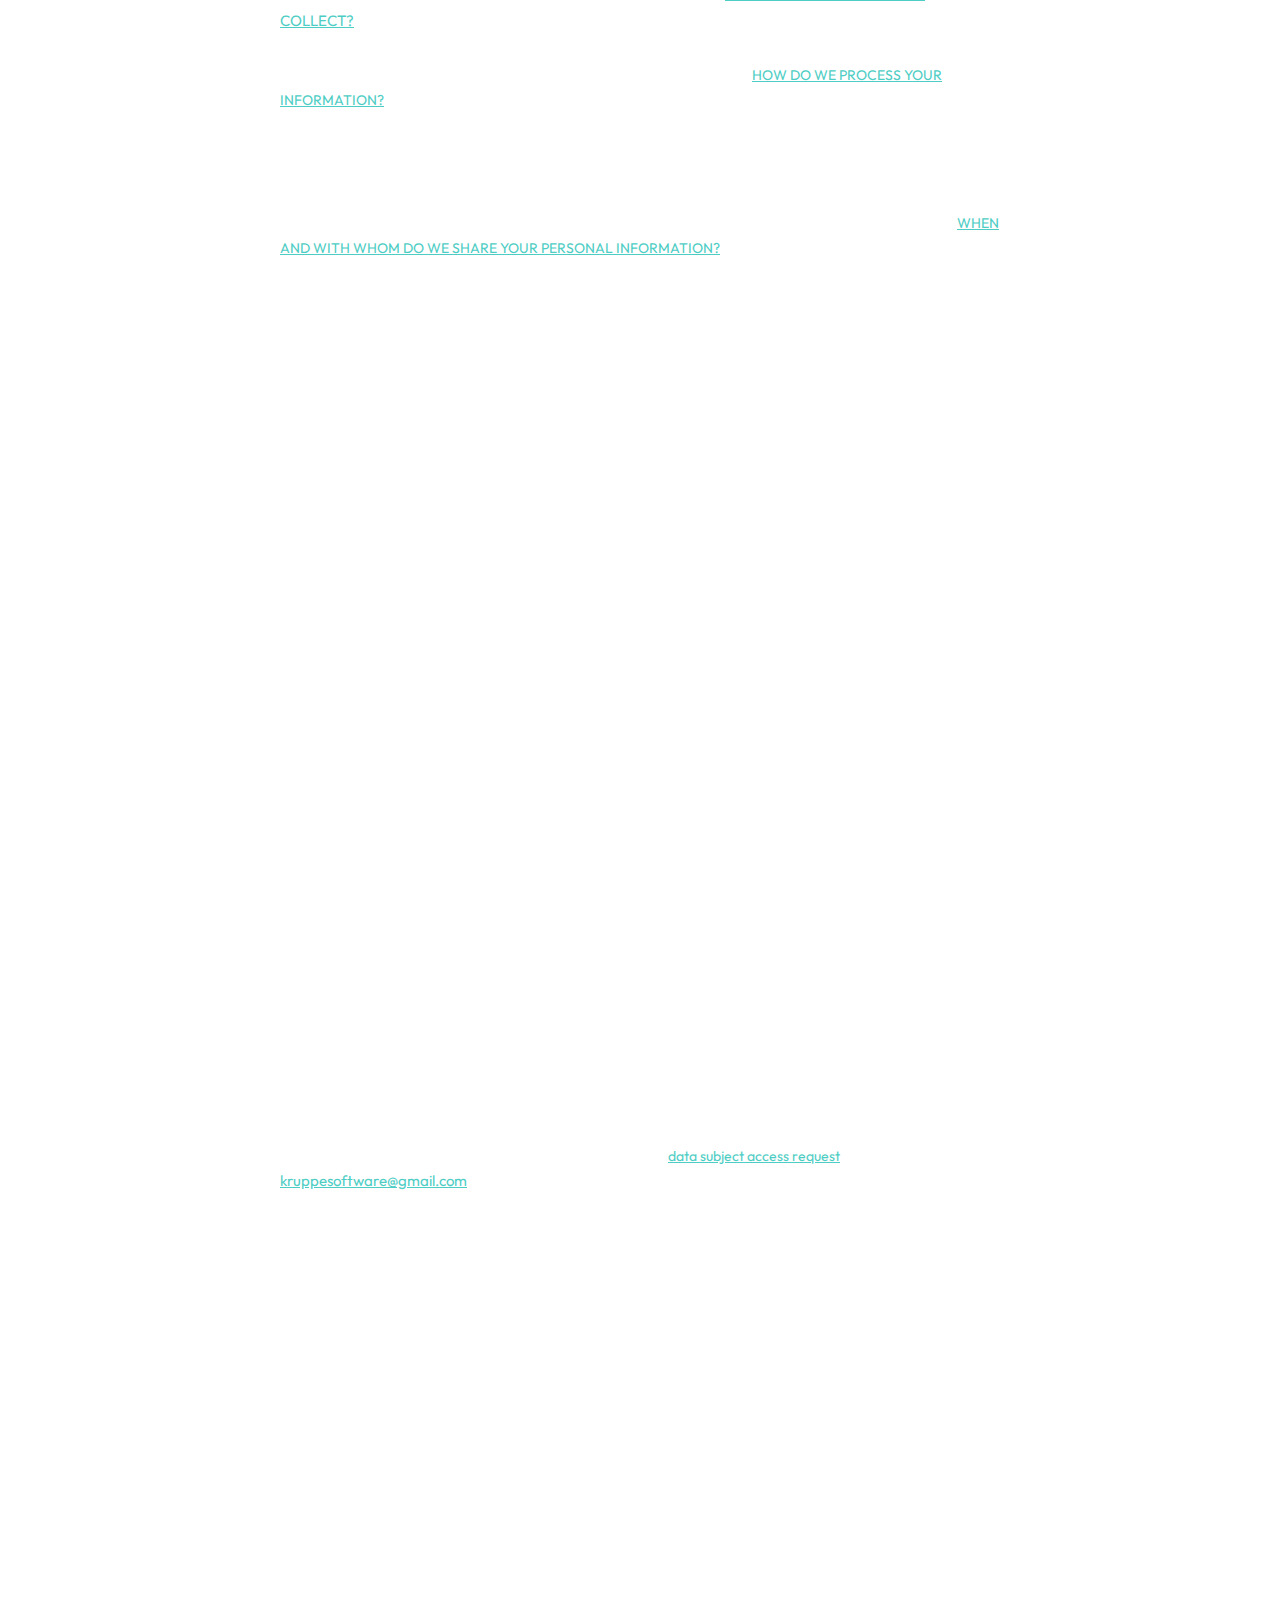
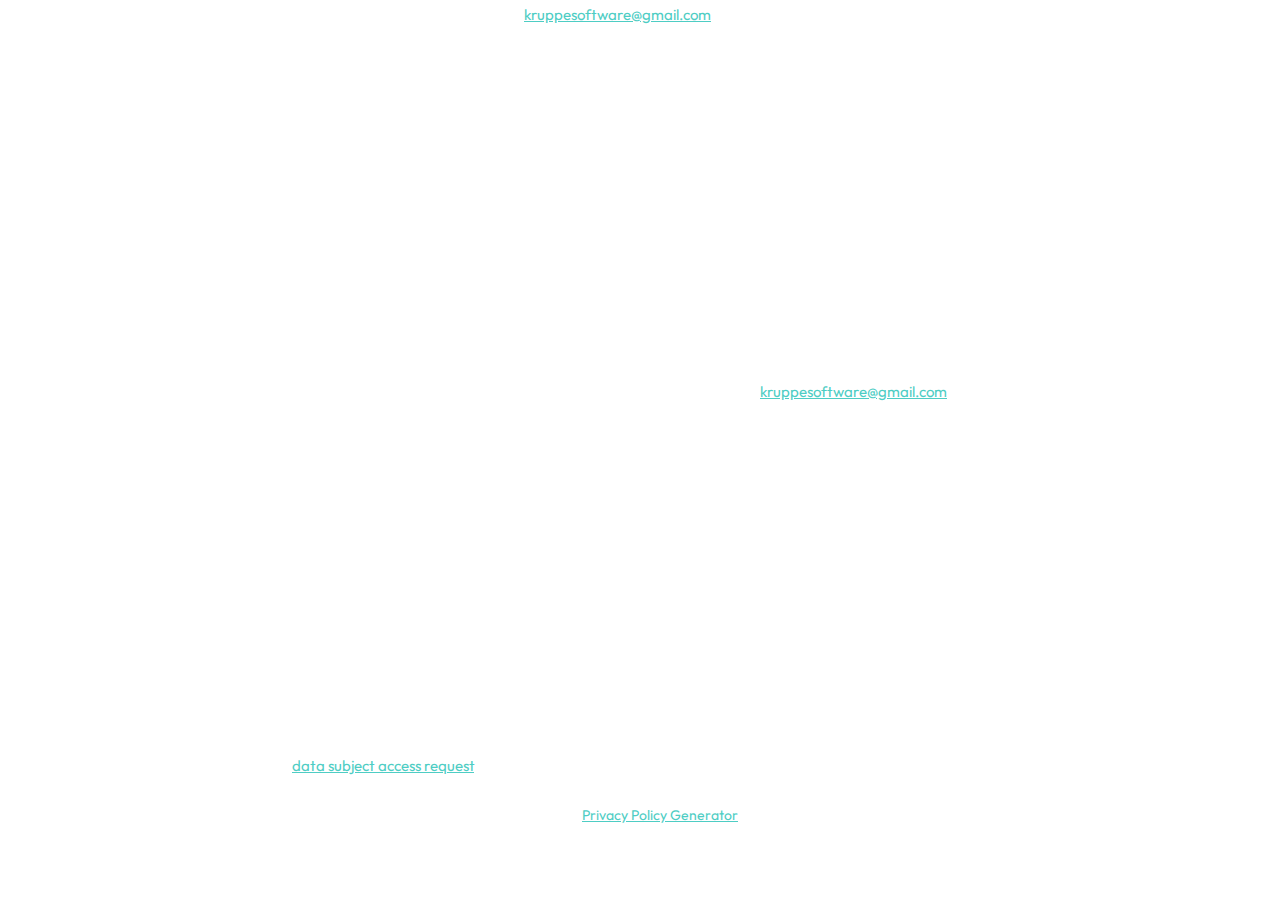
<file: privacy/index.html>
<!DOCTYPE html>
<html lang="en">
<head>
  <meta charset="UTF-8">
  <meta name="viewport" content="width=device-width, initial-scale=1.0">
  <title>Buffr — Privacy Policy</title>
  <meta name="description" content="Privacy Policy for Buffr, the RTO attendance tracker.">
  <link rel="icon" type="image/png" href="../assets/app-icon.png">
  <link rel="preconnect" href="https://fonts.googleapis.com">
  <link rel="preconnect" href="https://fonts.gstatic.com" crossorigin>
  <link href="https://fonts.googleapis.com/css2?family=Outfit:wght@400;500;600;700&display=swap" rel="stylesheet">
  <link rel="stylesheet" href="../styles.css">
  <style>
    .policy-page {
      min-height: 100vh;
      padding: 80px 24px;
      display: flex;
      flex-direction: column;
      align-items: center;
    }
    .policy-content {
      max-width: 720px;
      width: 100%;
    }
    .back-link {
      display: inline-flex;
      align-items: center;
      gap: 6px;
      font-size: 15px;
      color: rgba(255, 255, 255, 0.5);
      text-decoration: none;
      margin-bottom: 40px;
    }
    .back-link:hover {
      color: rgba(255, 255, 255, 0.8);
    }
    /* Override the embedded privacy policy styles for dark theme */
    .policy-embed,
    .policy-embed [data-custom-class='body'],
    .policy-embed [data-custom-class='body'] * {
      background: transparent !important;
      color: rgba(255, 255, 255, 0.7) !important;
      font-family: 'Outfit', sans-serif !important;
    }
    .policy-embed [data-custom-class='title'],
    .policy-embed [data-custom-class='title'] * {
      color: white !important;
      font-family: 'Outfit', sans-serif !important;
      font-size: 32px !important;
      font-weight: 700 !important;
    }
    .policy-embed [data-custom-class='subtitle'],
    .policy-embed [data-custom-class='subtitle'] * {
      color: rgba(255, 255, 255, 0.5) !important;
      font-family: 'Outfit', sans-serif !important;
    }
    .policy-embed [data-custom-class='heading_1'],
    .policy-embed [data-custom-class='heading_1'] * {
      color: white !important;
      font-family: 'Outfit', sans-serif !important;
      font-size: 22px !important;
      font-weight: 600 !important;
    }
    .policy-embed [data-custom-class='heading_2'],
    .policy-embed [data-custom-class='heading_2'] * {
      color: white !important;
      font-family: 'Outfit', sans-serif !important;
      font-size: 18px !important;
      font-weight: 600 !important;
    }
    .policy-embed [data-custom-class='body_text'],
    .policy-embed [data-custom-class='body_text'] * {
      color: rgba(255, 255, 255, 0.7) !important;
      font-family: 'Outfit', sans-serif !important;
      font-size: 15px !important;
      line-height: 1.6 !important;
    }
    .policy-embed [data-custom-class='link'],
    .policy-embed [data-custom-class='link'] * {
      color: #4ECDC4 !important;
      font-family: 'Outfit', sans-serif !important;
    }
    .policy-embed a {
      color: #4ECDC4 !important;
    }
    .policy-embed ul {
      color: rgba(255, 255, 255, 0.7) !important;
    }
    .policy-embed table,
    .policy-embed td,
    .policy-embed th {
      border-color: rgba(255, 255, 255, 0.1) !important;
      color: rgba(255, 255, 255, 0.7) !important;
    }
  </style>
</head>
<body>
  <section class="policy-page">
    <div class="policy-content">
      <a href="/" class="back-link">&larr; Back to Buffr</a>
      <div class="policy-embed">
<style>
  [data-custom-class='body'], [data-custom-class='body'] * {
          background: transparent !important;
        }
[data-custom-class='title'], [data-custom-class='title'] * {
          font-family: Arial !important;
font-size: 26px !important;
color: #000000 !important;
        }
[data-custom-class='subtitle'], [data-custom-class='subtitle'] * {
          font-family: Arial !important;
color: #595959 !important;
font-size: 14px !important;
        }
[data-custom-class='heading_1'], [data-custom-class='heading_1'] * {
          font-family: Arial !important;
font-size: 19px !important;
color: #000000 !important;
        }
[data-custom-class='heading_2'], [data-custom-class='heading_2'] * {
          font-family: Arial !important;
font-size: 17px !important;
color: #000000 !important;
        }
[data-custom-class='body_text'], [data-custom-class='body_text'] * {
          color: #595959 !important;
font-size: 14px !important;
font-family: Arial !important;
        }
[data-custom-class='link'], [data-custom-class='link'] * {
          color: #3030F1 !important;
font-size: 14px !important;
font-family: Arial !important;
word-break: break-word !important;
        }
</style>
      <span style="display: block;margin: 0 auto 3.125rem;width: 11.125rem;height: 2.375rem;background: url([data-uri]) center no-repeat;"></span>

      <div data-custom-class="body">
      <div><strong><span style="font-size: 26px;"><span data-custom-class="title"><bdt class="block-component"></bdt><bdt class="question"><h1>PRIVACY POLICY</h1></bdt><bdt class="statement-end-if-in-editor"></bdt></span></span></strong></div><div><span style="color: rgb(127, 127, 127);"><strong><span style="font-size: 15px;"><span data-custom-class="subtitle">Last updated <bdt class="question">January 27, 2026</bdt></span></span></strong></span></div><div><br></div><div><br></div><div><br></div><div style="line-height: 1.5;"><span style="color: rgb(127, 127, 127);"><span style="color: rgb(89, 89, 89); font-size: 15px;"><span data-custom-class="body_text">This Privacy Notice for <bdt class="question noTranslate">Kruppe Software</bdt><bdt class="block-component"></bdt></bdt> (<bdt class="block-component"></bdt>"<strong>we</strong>," "<strong>us</strong>," or "<strong>our</strong>"<bdt class="statement-end-if-in-editor"></bdt></span><span data-custom-class="body_text">), describes how and why we might access, collect, store, use, and/or share (<bdt class="block-component"></bdt>"<strong>process</strong>"<bdt class="statement-end-if-in-editor"></bdt>) your personal information when you use our services (<bdt class="block-component"></bdt>"<strong>Services</strong>"<bdt class="statement-end-if-in-editor"></bdt>), including when you:</span></span></span><span style="font-size: 15px;"><span style="color: rgb(127, 127, 127);"><span data-custom-class="body_text"><span style="color: rgb(89, 89, 89);"><span data-custom-class="body_text"><bdt class="block-component"></bdt></span></span></span></span></span></span></span></span></li></ul><div><bdt class="block-component"><span style="font-size: 15px;"><span style="font-size: 15px;"><span style="color: rgb(127, 127, 127);"><span data-custom-class="body_text"><span style="color: rgb(89, 89, 89);"><span data-custom-class="body_text"><bdt class="block-component"></bdt></span></span></span></span></span></span></bdt></div><ul><li data-custom-class="body_text" style="line-height: 1.5;"><span style="font-size: 15px; color: rgb(89, 89, 89);"><span style="font-size: 15px; color: rgb(89, 89, 89);"><span data-custom-class="body_text">Download and use<bdt class="block-component"></bdt> our mobile application<bdt class="block-component"></bdt> (<bdt class="question">Buffr)<span style="font-size: 15px; color: rgb(89, 89, 89);"><span style="font-size: 15px; color: rgb(89, 89, 89);"><span data-custom-class="body_text"><span style="font-size: 15px;"><span style="color: rgb(89, 89, 89);"><span data-custom-class="body_text"><span style="font-size: 15px;"><span style="color: rgb(89, 89, 89);"><bdt class="statement-end-if-in-editor">,</bdt></span></span></span></span></span></span></span></span></bdt></span><span data-custom-class="body_text"><span style="font-size: 15px;"><span style="color: rgb(89, 89, 89);"><span data-custom-class="body_text"><span style="font-size: 15px;"><span style="color: rgb(89, 89, 89);"><bdt class="statement-end-if-in-editor"><bdt class="block-component"> or any other application of ours that links to this Privacy Notice</bdt></bdt></span></span></span></span></span></span></span></span></li></ul><div style="line-height: 1.5;"><bdt class="block-component"><span style="font-size: 15px;"></span></bdt></div><ul><li data-custom-class="body_text" style="line-height: 1.5;"><span style="font-size: 15px;">Use <bdt class="question">Buffr</bdt>. <bdt class="question">

Your company has a return to office policy. Do you know where you stand?
Buffr is the office attendance tracker built for hybrid work. See your real flexibility at a glance—so you can plan your life, not just your commute.
• Log office and work from home days with one tap
• See how many "flex days" you have before hitting your RTO threshold
• Plan vacations without the compliance guesswork
• Private by design—your attendance data stays on your device
Flexible work, without the anxiety.</bdt></span><bdt class="statement-end-if-in-editor"><span style="font-size: 15px;"></span></bdt></li></ul><div style="line-height: 1.5;"><span style="font-size: 15px;"><span style="color: rgb(127, 127, 127);"><span data-custom-class="body_text"><span style="color: rgb(89, 89, 89);"><span data-custom-class="body_text"><bdt class="block-component"></bdt></span></span></span></span></span></div><ul><li data-custom-class="body_text" style="line-height: 1.5;"><span style="font-size: 15px; color: rgb(89, 89, 89);"><span style="font-size: 15px; color: rgb(89, 89, 89);"><span data-custom-class="body_text">Engage with us in other related ways, including any marketing or events<span style="font-size: 15px;"><span style="color: rgb(89, 89, 89);"><span data-custom-class="body_text"><span style="font-size: 15px;"><span style="color: rgb(89, 89, 89);"><bdt class="statement-end-if-in-editor"></bdt></span></span></span></span></span></span></span></span></li></ul><div style="line-height: 1.5;"><span style="font-size: 15px;"><span style="color: rgb(127, 127, 127);"><span data-custom-class="body_text"><strong>Questions or concerns? </strong>Reading this Privacy Notice will help you understand your privacy rights and choices. We are responsible for making decisions about how your personal information is processed. If you do not agree with our policies and practices, please do not use our Services.<bdt class="block-component"></bdt> If you still have any questions or concerns, please contact us at <bdt class="question noTranslate"><a target="_blank" data-custom-class="link" href="mailto:kruppesoftware@gmail.com">kruppesoftware@gmail.com</a></bdt>.</span></span></span></div><div style="line-height: 1.5;"><br></div><div style="line-height: 1.5;"><br></div><div style="line-height: 1.5;"><strong><span style="font-size: 15px;"><span data-custom-class="heading_1"><h2>SUMMARY OF KEY POINTS</h2></span></span></strong></div><div style="line-height: 1.5;"><span style="font-size: 15px;"><span data-custom-class="body_text"><strong><em>This summary provides key points from our Privacy Notice, but you can find out more details about any of these topics by clicking the link following each key point or by using our </em></strong></span></span><a data-custom-class="link" href="#toc"><span style="color: rgb(0, 58, 250); font-size: 15px;"><span data-custom-class="body_text"><strong><em>table of contents</em></strong></span></span></a><span style="font-size: 15px;"><span data-custom-class="body_text"><strong><em> below to find the section you are looking for.</em></strong></span></span></div><div style="line-height: 1.5;"><br></div><div style="line-height: 1.5;"><span style="font-size: 15px;"><span data-custom-class="body_text"><strong>What personal information do we process?</strong> When you visit, use, or navigate our Services, we may process personal information depending on how you interact with us and the Services, the choices you make, and the products and features you use. Learn more about </span></span><a data-custom-class="link" href="#personalinfo"><span style="color: rgb(0, 58, 250); font-size: 15px;"><span data-custom-class="body_text">personal information you disclose to us</span></span></a><span data-custom-class="body_text">.</span></div><div style="line-height: 1.5;"><br></div><div style="line-height: 1.5;"><span style="font-size: 15px;"><span data-custom-class="body_text"><strong>Do we process any sensitive personal information? </strong>Some of the information may be considered <bdt class="block-component"></bdt>"special" or "sensitive"<bdt class="statement-end-if-in-editor"></bdt> in certain jurisdictions, for example your racial or ethnic origins, sexual orientation, and religious beliefs. <bdt class="block-component"></bdt>We do not process sensitive personal information.<bdt class="else-block"></bdt></span></span></div><div style="line-height: 1.5;"><br></div><div style="line-height: 1.5;"><span style="font-size: 15px;"><span data-custom-class="body_text"><strong>Do we collect any information from third parties?</strong> <bdt class="block-component"></bdt>We do not collect any information from third parties.<bdt class="else-block"></bdt></span></span></div><div style="line-height: 1.5;"><br></div><div style="line-height: 1.5;"><span style="font-size: 15px;"><span data-custom-class="body_text"><strong>How do we process your information?</strong> We process your information to provide, improve, and administer our Services, communicate with you, for security and fraud prevention, and to comply with law. We may also process your information for other purposes with your consent. We process your information only when we have a valid legal reason to do so. Learn more about </span></span><a data-custom-class="link" href="#infouse"><span style="color: rgb(0, 58, 250); font-size: 15px;"><span data-custom-class="body_text">how we process your information</span></span></a><span data-custom-class="body_text">.</span></div><div style="line-height: 1.5;"><br></div><div style="line-height: 1.5;"><span style="font-size: 15px;"><span data-custom-class="body_text"><strong>In what situations and with which <bdt class="block-component"></bdt>parties do we share personal information?</strong> We may share information in specific situations and with specific <bdt class="block-component"></bdt>third parties. Learn more about </span></span><a data-custom-class="link" href="#whoshare"><span style="color: rgb(0, 58, 250); font-size: 15px;"><span data-custom-class="body_text">when and with whom we share your personal information</span></span></a><span style="font-size: 15px;"><span data-custom-class="body_text">.<bdt class="block-component"></bdt></span></span></div><div style="line-height: 1.5;"><br></div><div style="line-height: 1.5;"><span style="font-size: 15px;"><span data-custom-class="body_text"><strong>How do we keep your information safe?</strong> We have adequate <bdt class="block-component"></bdt>organizational<bdt class="statement-end-if-in-editor"></bdt> and technical processes and procedures in place to protect your personal information. However, no electronic transmission over the internet or information storage technology can be guaranteed to be 100% secure, so we cannot promise or guarantee that hackers, cybercriminals, or other <bdt class="block-component"></bdt>unauthorized<bdt class="statement-end-if-in-editor"></bdt> third parties will not be able to defeat our security and improperly collect, access, steal, or modify your information. Learn more about </span></span><a data-custom-class="link" href="#infosafe"><span style="color: rgb(0, 58, 250); font-size: 15px;"><span data-custom-class="body_text">how we keep your information safe</span></span></a><span data-custom-class="body_text">.</span><span style="font-size: 15px;"><span data-custom-class="body_text"><bdt class="statement-end-if-in-editor"></bdt></span></span></div><div style="line-height: 1.5;"><br></div><div style="line-height: 1.5;"><span style="font-size: 15px;"><span data-custom-class="body_text"><strong>What are your rights?</strong> Depending on where you are located geographically, the applicable privacy law may mean you have certain rights regarding your personal information. Learn more about </span></span><a data-custom-class="link" href="#privacyrights"><span style="color: rgb(0, 58, 250); font-size: 15px;"><span data-custom-class="body_text">your privacy rights</span></span></a><span data-custom-class="body_text">.</span></div><div style="line-height: 1.5;"><br></div><div style="line-height: 1.5;"><span style="font-size: 15px;"><span data-custom-class="body_text"><strong>How do you exercise your rights?</strong> The easiest way to exercise your rights is by <bdt class="block-component">submitting a </bdt></span></span><a data-custom-class="link" href="https://app.termly.io/dsar/f5eeb13f-1d70-4f67-9091-192f733e6e0e" rel="noopener noreferrer" target="_blank"><span style="color: rgb(0, 58, 250); font-size: 15px;"><span data-custom-class="body_text">data subject access request</span></span></a><span style="font-size: 15px;"><span data-custom-class="body_text"><bdt class="block-component"></bdt>, or by contacting us. We will consider and act upon any request in accordance with applicable data protection laws.</span></span></div><div style="line-height: 1.5;"><br></div><div style="line-height: 1.5;"><span style="font-size: 15px;"><span data-custom-class="body_text">Want to learn more about what we do with any information we collect? </span></span><a data-custom-class="link" href="#toc"><span style="color: rgb(0, 58, 250); font-size: 15px;"><span data-custom-class="body_text">Review the Privacy Notice in full</span></span></a><span style="font-size: 15px;"><span data-custom-class="body_text">.</span></span></div><div style="line-height: 1.5;"><br></div><div style="line-height: 1.5;"><br></div><div id="toc" style="line-height: 1.5;"><span style="font-size: 15px;"><span style="color: rgb(127, 127, 127);"><span style="color: rgb(0, 0, 0);"><strong><span data-custom-class="heading_1"><h2>TABLE OF CONTENTS</h2></span></strong></span></span></span></div><div style="line-height: 1.5;"><span style="font-size: 15px;"><a data-custom-class="link" href="#infocollect"><span style="color: rgb(0, 58, 250);">1. WHAT INFORMATION DO WE COLLECT?</span></a></span></div><div style="line-height: 1.5;"><span style="font-size: 15px;"><a data-custom-class="link" href="#infouse"><span style="color: rgb(0, 58, 250);">2. HOW DO WE PROCESS YOUR INFORMATION?<bdt class="block-component"></bdt></span></a></span></div><div style="line-height: 1.5;"><span style="font-size: 15px;"><span style="color: rgb(0, 58, 250);"><a data-custom-class="link" href="#whoshare">3. WHEN AND WITH WHOM DO WE SHARE YOUR PERSONAL INFORMATION?</a></span><span data-custom-class="body_text"><bdt class="block-component"></bdt></a><span style="color: rgb(127, 127, 127);"><span style="color: rgb(89, 89, 89);"><span data-custom-class="body_text"><span style="color: rgb(89, 89, 89);"><bdt class="block-component"></bdt></span></span></span></span><bdt class="block-component"></bdt></span></div><div style="line-height: 1.5;"><span style="font-size: 15px;"><span style="color: rgb(127, 127, 127);"><span style="color: rgb(89, 89, 89);"><span data-custom-class="body_text"><span style="color: rgb(89, 89, 89);"><span style="color: rgb(89, 89, 89);"><span style="color: rgb(89, 89, 89);"><bdt class="block-component"></bdt></span></span> <bdt class="block-component"></bdt></span></span></span></span></span></div><div style="line-height: 1.5;"><span style="font-size: 15px;"><a data-custom-class="link" href="#inforetain"><span style="color: rgb(0, 58, 250);">4. HOW LONG DO WE KEEP YOUR INFORMATION?</span></a><span style="color: rgb(127, 127, 127);"><span style="color: rgb(89, 89, 89);"><span data-custom-class="body_text"><span style="color: rgb(89, 89, 89);"><span style="color: rgb(89, 89, 89);"><bdt class="block-component"></bdt></span></span></span></span></span></span></div><div style="line-height: 1.5;"><span style="font-size: 15px;"><a data-custom-class="link" href="#infosafe"><span style="color: rgb(0, 58, 250);">5. HOW DO WE KEEP YOUR INFORMATION SAFE?</span></a><span style="color: rgb(127, 127, 127);"><span style="color: rgb(89, 89, 89);"><span data-custom-class="body_text"><span style="color: rgb(89, 89, 89);"><bdt class="statement-end-if-in-editor"></bdt><bdt class="block-component"></bdt></span></span></span></span></span></div><div style="line-height: 1.5;"><span style="font-size: 15px;"><a data-custom-class="link" href="#infominors"><span style="color: rgb(0, 58, 250);">6. DO WE COLLECT INFORMATION FROM MINORS?</span></a><span style="color: rgb(127, 127, 127);"><span style="color: rgb(89, 89, 89);"><span data-custom-class="body_text"><span style="color: rgb(89, 89, 89);"><bdt class="statement-end-if-in-editor"></bdt></span></span></span></span></span></div><div style="line-height: 1.5;"><span style="font-size: 15px;"><span style="color: rgb(0, 58, 250);"><a data-custom-class="link" href="#privacyrights">7. WHAT ARE YOUR PRIVACY RIGHTS?</a></span></span></div><div style="line-height: 1.5;"><span style="font-size: 15px;"><a data-custom-class="link" href="#DNT"><span style="color: rgb(0, 58, 250);">8. CONTROLS FOR DO-NOT-TRACK FEATURES<bdt class="block-component"></bdt></span></a></span></div><div style="line-height: 1.5;"><span style="font-size: 15px;"><a data-custom-class="link" href="#uslaws"><span style="color: rgb(0, 58, 250);">9. DO UNITED STATES RESIDENTS HAVE SPECIFIC PRIVACY RIGHTS?</span></a></span><bdt class="block-component"><span style="font-size: 15px;"><span data-custom-class="body_text"></span></bdt></span></div><div style="line-height: 1.5;"><bdt class="block-component"><span style="font-size: 15px;"></bdt><bdt class="block-component"></bdt><bdt class="block-component"></bdt><bdt class="block-component"></bdt><bdt class="block-component"></bdt><bdt class="block-component"></bdt><bdt class="block-component"></bdt><bdt class="block-component"></bdt><bdt class="block-component"></bdt><bdt class="block-component"></span></bdt></div><div style="line-height: 1.5;"><span style="font-size: 15px;"><a data-custom-class="link" href="#policyupdates"><span style="color: rgb(0, 58, 250);">10. DO WE MAKE UPDATES TO THIS NOTICE?</span></a></span></div><div style="line-height: 1.5;"><a data-custom-class="link" href="#contact"><span style="color: rgb(0, 58, 250); font-size: 15px;">11. HOW CAN YOU CONTACT US ABOUT THIS NOTICE?</span></a></div><div style="line-height: 1.5;"><a data-custom-class="link" href="#request"><span style="color: rgb(0, 58, 250);">12. HOW CAN YOU REVIEW, UPDATE, OR DELETE THE DATA WE COLLECT FROM YOU?</span></a></div><div style="line-height: 1.5;"><br></div><div style="line-height: 1.5;"><br></div><div id="infocollect" style="line-height: 1.5;"><span style="color: rgb(0, 0, 0);"><span style="color: rgb(0, 0, 0); font-size: 15px;"><span style="font-size: 15px; color: rgb(0, 0, 0);"><span style="font-size: 15px; color: rgb(0, 0, 0);"><span id="control" style="color: rgb(0, 0, 0);"><strong><span data-custom-class="heading_1"><h2>1. WHAT INFORMATION DO WE COLLECT?</h2></span></strong></span></span></span></span></span><span data-custom-class="heading_2" id="personalinfo" style="color: rgb(0, 0, 0);"><span style="font-size: 15px;"><strong><h3>Personal information you disclose to us</h3></strong></span></span><span style="color: rgb(127, 127, 127);"><span style="color: rgb(89, 89, 89); font-size: 15px;"><span data-custom-class="body_text"><span style="font-size: 15px; color: rgb(89, 89, 89);"><span style="font-size: 15px; color: rgb(89, 89, 89);"><span data-custom-class="body_text"><strong><em>In Short:</em></strong></span></span></span></span><span data-custom-class="body_text"><span style="font-size: 15px; color: rgb(89, 89, 89);"><span style="font-size: 15px; color: rgb(89, 89, 89);"><span data-custom-class="body_text"><strong><em> </em></strong><em>We collect personal information that you provide to us.</em></span></span></span></span></span></span></div><div style="line-height: 1.5;"><br></div><div style="line-height: 1.5;"><span style="font-size: 15px; color: rgb(89, 89, 89);"><span style="font-size: 15px; color: rgb(89, 89, 89);"><span data-custom-class="body_text">We collect personal information that you voluntarily provide to us when you <span style="font-size: 15px;"><bdt class="block-component"></bdt></span>register on the Services, </span><span style="font-size: 15px;"><span data-custom-class="body_text"><span style="font-size: 15px;"><bdt class="statement-end-if-in-editor"></bdt></span></span><span data-custom-class="body_text">express an interest in obtaining information about us or our products and Services, when you participate in activities on the Services, or otherwise when you contact us.</span></span></span></span></div><div style="line-height: 1.5;"><br></div><div style="line-height: 1.5;"><span style="font-size: 15px; color: rgb(89, 89, 89);"><span style="font-size: 15px; color: rgb(89, 89, 89);"><span data-custom-class="body_text"><span style="font-size: 15px;"><bdt class="block-component"></bdt></span></span></span></span></span></div><div id="sensitiveinfo" style="line-height: 1.5;"><span style="font-size: 15px;"><span data-custom-class="body_text"><strong>Sensitive Information.</strong> <bdt class="block-component"></bdt>We do not process sensitive information.</span></span></div><div style="line-height: 1.5;"><br></div><div style="line-height: 1.5;"><span style="font-size: 15px;"><span data-custom-class="body_text"><bdt class="else-block"></bdt></span></span><span style="font-size: 15px; color: rgb(89, 89, 89);"><span style="font-size: 15px; color: rgb(89, 89, 89);"><span data-custom-class="body_text"><span style="font-size: 15px;"><span data-custom-class="body_text"><bdt class="block-component"><bdt class="block-component"></bdt></bdt></span></span></span></span><bdt class="block-component"> <bdt class="block-component"></bdt></bdt></div><div style="line-height: 1.5;"><span data-custom-class="body_text"><span style="font-size: 15px;"><strong>Application Data.</strong> If you use our application(s), we also may collect the following information if you choose to provide us with access or permission:<bdt class="block-component"></bdt></span></span></div><ul><li data-custom-class="body_text" style="line-height: 1.5;"><span data-custom-class="body_text"><span style="font-size: 15px;"><em>Geolocation Information.</em> We may request access or permission to track location-based information from your mobile device, either continuously or while you are using our mobile application(s), to provide certain location-based services. If you wish to change our access or permissions, you may do so in your device's settings.<bdt class="statement-end-if-in-editor"></bdt></span></span></li></ul><div style="line-height: 1.5;"><bdt class="block-component"><span style="font-size: 15px;"><span data-custom-class="body_text"></bdt></span></span></li></ul><div style="line-height: 1.5;"><bdt class="block-component"><span style="font-size: 15px;"><span data-custom-class="body_text"></span></span></bdt></div><ul><li data-custom-class="body_text" style="line-height: 1.5;"><span style="font-size: 15px;"><span data-custom-class="body_text"><em>Mobile Device Data.</em> We automatically collect device information (such as your mobile device ID, model, and manufacturer), operating system, version information and system configuration information, device and application identification numbers, browser type and version, hardware model Internet service provider and/or mobile carrier, and Internet Protocol (IP) address (or proxy server). If you are using our application(s), we may also collect information about the phone network associated with your mobile device, your mobile device’s operating system or platform, the type of mobile device you use, your mobile device’s unique device ID, and information about the features of our application(s) you accessed.<bdt class="statement-end-if-in-editor"></bdt></span></span></li></ul><div style="line-height: 1.5;"><bdt class="block-component"><span style="font-size: 15px;"><span data-custom-class="body_text"></span></span></bdt></div><ul><li data-custom-class="body_text" style="line-height: 1.5;"><span style="font-size: 15px;"><span data-custom-class="body_text"><em>Push Notifications.</em> We may request to send you push notifications regarding your account or certain features of the application(s). If you wish to opt out from receiving these types of communications, you may turn them off in your device's settings.<bdt class="statement-end-if-in-editor"></bdt></span></span></li></ul><div style="line-height: 1.5;"><span style="font-size: 15px;"><span data-custom-class="body_text">This information is primarily needed to maintain the security and operation of our application(s), for troubleshooting, and for our internal analytics and reporting purposes.</span></span></div><div style="line-height: 1.5;"><br></div><div style="line-height: 1.5;"><bdt class="statement-end-if-in-editor"><span style="font-size: 15px;"><span data-custom-class="body_text"></span></span></bdt></div><div style="line-height: 1.5;"><span style="font-size: 15px; color: rgb(89, 89, 89);"><span style="font-size: 15px; color: rgb(89, 89, 89);"><span data-custom-class="body_text">All personal information that you provide to us must be true, complete, and accurate, and you must notify us of any changes to such personal information.</span></span></span></div><div style="line-height: 1.5;"><span style="font-size: 15px; color: rgb(89, 89, 89);"><span style="font-size: 15px; color: rgb(89, 89, 89);"><span data-custom-class="body_text"><bdt class="block-component"></bdt></span></span></span><span data-custom-class="heading_2" style="color: rgb(0, 0, 0);"><span style="font-size: 15px;"><strong><h3>Information automatically collected</h3></strong></span></span><span style="color: rgb(127, 127, 127);"><span style="color: rgb(89, 89, 89); font-size: 15px;"><span data-custom-class="body_text"><span style="font-size: 15px; color: rgb(89, 89, 89);"><span style="font-size: 15px; color: rgb(89, 89, 89);"><span data-custom-class="body_text"><strong><em>In Short:</em></strong></span></span></span></span><span data-custom-class="body_text"><span style="font-size: 15px; color: rgb(89, 89, 89);"><span style="font-size: 15px; color: rgb(89, 89, 89);"><span data-custom-class="body_text"><strong><em> </em></strong><em>Some information — such as your Internet Protocol (IP) address and/or browser and device characteristics — is collected automatically when you visit our Services.</em></span></span></span></span></span></span></div><div style="line-height: 1.5;"><br></div><div style="line-height: 1.5;"><span style="font-size: 15px; color: rgb(89, 89, 89);"><span style="font-size: 15px; color: rgb(89, 89, 89);"><span data-custom-class="body_text">We automatically collect certain information when you visit, use, or navigate the Services. This information does not reveal your specific identity (like your name or contact information) but may include device and usage information, such as your IP address, browser and device characteristics, operating system, language preferences, referring URLs, device name, country, location, information about how and when you use our Services, and other technical information. This information is primarily needed to maintain the security and operation of our Services, and for our internal analytics and reporting purposes.</span></span></span></div><div style="line-height: 1.5;"><br></div><div style="line-height: 1.5;"><span style="font-size: 15px; color: rgb(89, 89, 89);"><span style="font-size: 15px; color: rgb(89, 89, 89);"><span data-custom-class="body_text"><bdt class="block-component"></span></bdt></span><span data-custom-class="body_text"><bdt class="block-component"></bdt></span></span></span></div><div style="line-height: 1.5;"><span style="font-size: 15px; color: rgb(89, 89, 89);"><span style="font-size: 15px; color: rgb(89, 89, 89);"><span data-custom-class="body_text">The information we collect includes:<bdt class="block-component"></bdt></span></span></span></div><ul><li data-custom-class="body_text" style="line-height: 1.5;"><span style="font-size: 15px; color: rgb(89, 89, 89);"><span style="font-size: 15px; color: rgb(89, 89, 89);"><span data-custom-class="body_text"><em>Log and Usage Data.</em> Log and usage data is service-related, diagnostic, usage, and performance information our servers automatically collect when you access or use our Services and which we record in log files. Depending on how you interact with us, this log data may include your IP address, device information, browser type, and settings and information about your activity in the Services<span style="font-size: 15px;"> </span>(such as the date/time stamps associated with your usage, pages and files viewed, searches, and other actions you take such as which features you use), device event information (such as system activity, error reports (sometimes called <bdt class="block-component"></bdt>"crash dumps"<bdt class="statement-end-if-in-editor"></bdt>), and hardware settings).<span style="font-size: 15px;"><span style="color: rgb(89, 89, 89);"><span data-custom-class="body_text"><span style="font-size: 15px;"><span style="color: rgb(89, 89, 89);"><bdt class="statement-end-if-in-editor"></bdt></span></span></span></span></span></span></span></span></li></ul><div style="line-height: 1.5;"><bdt class="block-component"><span style="font-size: 15px;"><span data-custom-class="body_text"></bdt></span></span></span></span></span></span></span></span></li></ul><div style="line-height: 1.5;"><bdt class="block-component"><span style="font-size: 15px;"><span data-custom-class="body_text"></span></span></bdt></div><ul><li data-custom-class="body_text" style="line-height: 1.5;"><span style="font-size: 15px; color: rgb(89, 89, 89);"><span style="font-size: 15px; color: rgb(89, 89, 89);"><span data-custom-class="body_text"><em>Location Data.</em> We collect location data such as information about your device's location, which can be either precise or imprecise. How much information we collect depends on the type and settings of the device you use to access the Services. For example, we may use GPS and other technologies to collect geolocation data that tells us your current location (based on your IP address). You can opt out of allowing us to collect this information either by refusing access to the information or by disabling your Location setting on your device. However, if you choose to opt out, you may not be able to use certain aspects of the Services.<span style="font-size: 15px;"><span style="color: rgb(89, 89, 89);"><span data-custom-class="body_text"><span style="font-size: 15px;"><span style="color: rgb(89, 89, 89);"><bdt class="statement-end-if-in-editor"></bdt></span></span></span></span></span></span></span></span></li></ul><div><bdt class="block-component"><span style="font-size: 15px;"></bdt></bdt><bdt class="statement-end-if-in-editor"></bdt></bdt></span></span></span><bdt class="block-component"><span style="font-size: 15px;"></span></bdt><span style="font-size: 15px; color: rgb(89, 89, 89);"><span style="font-size: 15px; color: rgb(89, 89, 89);"><span data-custom-class="body_text"><span style="color: rgb(89, 89, 89); font-size: 15px;"><span data-custom-class="body_text"><span style="color: rgb(89, 89, 89); font-size: 15px;"><span data-custom-class="body_text"><bdt class="statement-end-if-in-editor"><bdt class="block-component"></bdt></bdt></span></span></span></span></bdt></span></span></span></span></span></span></span></span><span style="font-size: 15px;"><span data-custom-class="body_text"><bdt class="block-component"></bdt></span></span></div><div style="line-height: 1.5;"><br></div><div id="infouse" style="line-height: 1.5;"><span style="color: rgb(127, 127, 127);"><span style="color: rgb(89, 89, 89); font-size: 15px;"><span style="font-size: 15px; color: rgb(89, 89, 89);"><span style="font-size: 15px; color: rgb(89, 89, 89);"><span id="control" style="color: rgb(0, 0, 0);"><strong><span data-custom-class="heading_1"><h2>2. HOW DO WE PROCESS YOUR INFORMATION?</h2></span></strong></span></span></span><span data-custom-class="body_text"><span style="font-size: 15px; color: rgb(89, 89, 89);"><span style="font-size: 15px; color: rgb(89, 89, 89);"><span data-custom-class="body_text"><strong><em>In Short: </em></strong><em>We process your information to provide, improve, and administer our Services, communicate with you, for security and fraud prevention, and to comply with law.<bdt class="block-component"></bdt> We may also process your information for other purposes <bdt class="block-component"></bdt>with your<bdt class="statement-end-if-in-editor"></bdt> consent.</em></span></span></span></span></span></span></div><div style="line-height: 1.5;"><br></div><div style="line-height: 1.5;"><span style="font-size: 15px; color: rgb(89, 89, 89);"><span style="font-size: 15px; color: rgb(89, 89, 89);"><span data-custom-class="body_text"><strong>We process your personal information for a variety of reasons, depending on how you interact with our Services, including:</strong><bdt class="block-component"></bdt></span></span></span></div><ul><li data-custom-class="body_text" style="line-height: 1.5;"><span style="font-size: 15px; color: rgb(89, 89, 89);"><span style="font-size: 15px; color: rgb(89, 89, 89);"><span data-custom-class="body_text"><strong>To facilitate account creation and authentication and otherwise manage user accounts. </strong>We may process your information so you can create and log in to your account, as well as keep your account in working order.<span style="font-size: 15px; color: rgb(89, 89, 89);"><span style="font-size: 15px; color: rgb(89, 89, 89);"><span data-custom-class="body_text"><span style="font-size: 15px;"><span style="color: rgb(89, 89, 89);"><span data-custom-class="body_text"><span style="font-size: 15px;"><span style="color: rgb(89, 89, 89);"><span data-custom-class="body_text"><bdt class="statement-end-if-in-editor"></bdt></span></span></span></span></span></span></span></span></span></span></span></span></li></ul><div style="line-height: 1.5;"><span style="font-size: 15px; color: rgb(89, 89, 89);"><span style="font-size: 15px; color: rgb(89, 89, 89);"><span data-custom-class="body_text"><bdt class="block-component"></bdt></span></span></span></div><ul><li data-custom-class="body_text" style="line-height: 1.5;"><span style="font-size: 15px; color: rgb(89, 89, 89);"><span style="font-size: 15px; color: rgb(89, 89, 89);"><span data-custom-class="body_text"><strong>To deliver and facilitate delivery of services to the user. </strong>We may process your information to provide you with the requested service.<span style="font-size: 15px; color: rgb(89, 89, 89);"><span style="font-size: 15px; color: rgb(89, 89, 89);"><span data-custom-class="body_text"><span style="font-size: 15px; color: rgb(89, 89, 89);"><span style="font-size: 15px; color: rgb(89, 89, 89);"><span data-custom-class="body_text"><span style="font-size: 15px;"><span style="color: rgb(89, 89, 89);"><span data-custom-class="body_text"><span style="font-size: 15px;"><span style="color: rgb(89, 89, 89);"><span data-custom-class="body_text"><bdt class="statement-end-if-in-editor"></bdt></span></span></span></span></span></span></span></span></span></span></span></span></span></span></span></li></ul><div style="line-height: 1.5;"><span style="font-size: 15px; color: rgb(89, 89, 89);"><span style="font-size: 15px; color: rgb(89, 89, 89);"><span data-custom-class="body_text"><bdt class="block-component"></bdt></span></span></span></span></span></span></span></span></span></span></span></span></span></span></span></span></span></span></span></span></span></li></ul><div style="line-height: 1.5;"><span style="font-size: 15px; color: rgb(89, 89, 89);"><span style="font-size: 15px; color: rgb(89, 89, 89);"><span data-custom-class="body_text"><bdt class="block-component"></bdt></span></span></span></div><ul><li data-custom-class="body_text" style="line-height: 1.5;"><span style="font-size: 15px; color: rgb(89, 89, 89);"><span style="font-size: 15px; color: rgb(89, 89, 89);"><span data-custom-class="body_text"><strong>To respond to user inquiries/offer support to users. </strong>We may process your information to respond to your inquiries and solve any potential issues you might have with the requested service.<span style="font-size: 15px; color: rgb(89, 89, 89);"><span style="font-size: 15px; color: rgb(89, 89, 89);"><span data-custom-class="body_text"><span style="font-size: 15px;"><span style="color: rgb(89, 89, 89);"><span data-custom-class="body_text"><span style="font-size: 15px;"><span style="color: rgb(89, 89, 89);"><span data-custom-class="body_text"><bdt class="statement-end-if-in-editor"></bdt></span></span></span></span></span></span></span></span></span></span></span></span></li></ul><div style="line-height: 1.5;"><span style="font-size: 15px; color: rgb(89, 89, 89);"><span style="font-size: 15px; color: rgb(89, 89, 89);"><span data-custom-class="body_text"><bdt class="block-component"></bdt></span></span></span></li></ul><div style="line-height: 1.5;"><bdt class="block-component"><span style="font-size: 15px;"></bdt></span></span></span></span></span></span></li></ul><div style="line-height: 1.5;"><bdt class="block-component"><span style="font-size: 15px;"></bdt></span></span></span></span></span></span></span></span></span></li></ul><div style="line-height: 1.5;"><bdt class="block-component"><span style="font-size: 15px;"></bdt></span></span></span></span></span></span></span></span></span></span></span></span></li></ul><div style="line-height: 1.5;"><bdt class="block-component"><span style="font-size: 15px;"><span data-custom-class="body_text"></span></span></bdt></li></ul><p style="font-size: 15px; line-height: 1.5;"><bdt class="block-component"><span style="font-size: 15px;"></bdt></span></span></span></span></span></span></span></span></span></span></span></li></ul><p style="font-size: 15px; line-height: 1.5;"><bdt class="block-component"><span style="font-size: 15px;"></bdt></span></span></span></span></span></span></span></span></span></span></span></li></ul><p style="font-size: 15px; line-height: 1.5;"><bdt class="block-component"></bdt></p><ul><li data-custom-class="body_text" style="line-height: 1.5;"><span style="font-size: 15px;"><span style="color: rgb(89, 89, 89);"><span style="color: rgb(89, 89, 89);"><span data-custom-class="body_text"><strong>To request feedback. </strong>We may process your information when necessary to request feedback and to contact you about your use of our Services.<span style="color: rgb(89, 89, 89);"><span style="color: rgb(89, 89, 89);"><span data-custom-class="body_text"><span style="color: rgb(89, 89, 89);"><span data-custom-class="body_text"><span style="color: rgb(89, 89, 89);"><span data-custom-class="body_text"><bdt class="statement-end-if-in-editor"></bdt></span></span></span></span></span></span></span></span></span></span></span></li></ul><p style="font-size: 15px; line-height: 1.5;"><bdt class="block-component"></bdt></span></span></span></span></span></span></span></span></span></span></span></li></ul><div style="line-height: 1.5;"><bdt class="block-component"><span style="font-size: 15px;"><span data-custom-class="body_text"></span></bdt></span></li></ul><div style="line-height: 1.5;"><bdt class="block-component"><span style="font-size: 15px;"></bdt></span></span></span></li></ul><div style="line-height: 1.5;"><bdt class="block-component"><span style="font-size: 15px;"></bdt></span></span></span></li></ul><div style="line-height: 1.5;"><span style="font-size: 15px;"><bdt class="block-component"><span data-custom-class="body_text"></bdt></span></span></li></ul><div style="line-height: 1.5;"><bdt class="block-component"><span style="font-size: 15px;"><span data-custom-class="body_text"></bdt></span></span></li></ul><div style="line-height: 1.5;"><bdt class="block-component"><span style="font-size: 15px;"><span data-custom-class="body_text"></span></span></bdt></li></ul><div style="line-height: 1.5;"><bdt class="block-component"><span style="font-size: 15px;"><span data-custom-class="body_text"></span></span></bdt></li></ul><div style="line-height: 1.5;"><bdt class="block-component"><span style="font-size: 15px;"><span data-custom-class="body_text"></span></span></bdt></li></ul><div style="line-height: 1.5;"><bdt class="block-component"><span style="font-size: 15px;"><span data-custom-class="body_text"></span></span></bdt></div><ul><li data-custom-class="body_text" style="line-height: 1.5;"><span data-custom-class="body_text"><span style="font-size: 15px;"><strong>To evaluate and improve our Services, products, marketing, and your experience.</strong> We may process your information when we believe it is necessary to identify usage trends, determine the effectiveness of our promotional campaigns, and to evaluate and improve our Services, products, marketing, and your experience.</span></span><bdt class="statement-end-if-in-editor"><span style="font-size: 15px;"><span data-custom-class="body_text"></span></span></bdt></li></ul><div style="line-height: 1.5;"><bdt class="block-component"><span style="font-size: 15px;"><span data-custom-class="body_text"></span></span></bdt></div><ul><li data-custom-class="body_text" style="line-height: 1.5;"><span data-custom-class="body_text"><span style="font-size: 15px;"><strong>To identify usage trends.</strong> We may process information about how you use our Services to better understand how they are being used so we can improve them.</span></span><bdt class="statement-end-if-in-editor"><span style="font-size: 15px;"><span data-custom-class="body_text"></span></span></bdt></li></ul><div style="line-height: 1.5;"><bdt class="block-component"><span style="font-size: 15px;"><span data-custom-class="body_text"></span></span></bdt></li></ul><div style="line-height: 1.5;"><bdt class="block-component"><span style="font-size: 15px;"><span data-custom-class="body_text"></bdt></span></span></li></ul><div style="line-height: 1.5;"><bdt class="block-component"><span style="font-size: 15px;"><span data-custom-class="body_text"></bdt></span></span></li></ul><div style="line-height: 1.5;"><bdt class="block-component"><span style="font-size: 15px;"><span data-custom-class="body_text"></bdt></span></span></li></ul><div style="line-height: 1.5;"><bdt class="block-component"><span style="font-size: 15px;"><span data-custom-class="body_text"></span></span></bdt></li></ul><div style="line-height: 1.5;"><bdt class="block-component"><span style="font-size: 15px;"><span data-custom-class="body_text"></span></span></bdt><bdt class="block-component"><span style="font-size: 15px;"><span data-custom-class="body_text"></bdt></span></span><bdt class="block-component"><span style="font-size: 15px;"><span data-custom-class="body_text"></span></span></bdt><bdt class="block-component"><span style="font-size: 15px;"><span data-custom-class="body_text"></span></span></bdt></div><div style="line-height: 1.5;"><br></div><div id="whoshare" style="line-height: 1.5;"><span style="color: rgb(127, 127, 127);"><span style="color: rgb(89, 89, 89); font-size: 15px;"><span style="font-size: 15px; color: rgb(89, 89, 89);"><span style="font-size: 15px; color: rgb(89, 89, 89);"><span id="control" style="color: rgb(0, 0, 0);"><strong><span data-custom-class="heading_1"><h2>3. WHEN AND WITH WHOM DO WE SHARE YOUR PERSONAL INFORMATION?</h2></span></strong></span></span></span></span></span><span style="font-size: 15px; color: rgb(89, 89, 89);"><span style="font-size: 15px; color: rgb(89, 89, 89);"><span data-custom-class="body_text"><strong><em>In Short:</em></strong><em> We may share information in specific situations described in this section and/or with the following <bdt class="block-component"></bdt>third parties.</em></span></span></span></div><div style="line-height: 1.5;"><span style="font-size: 15px; color: rgb(89, 89, 89);"><span style="font-size: 15px; color: rgb(89, 89, 89);"><span data-custom-class="body_text"><bdt class="block-component"></span></div><div style="line-height: 1.5;"><br></div><div style="line-height: 1.5;"><span style="font-size: 15px;"><span data-custom-class="body_text">We <bdt class="block-component"></bdt>may need to share your personal information in the following situations:</span></span></div><ul><li data-custom-class="body_text" style="line-height: 1.5;"><span style="font-size: 15px;"><span data-custom-class="body_text"><strong>Business Transfers.</strong> We may share or transfer your information in connection with, or during negotiations of, any merger, sale of company assets, financing, or acquisition of all or a portion of our business to another company.</span></span></li></ul><div style="line-height: 1.5;"><span style="font-size: 15px;"><span data-custom-class="body_text"><bdt class="block-component"></bdt></span></span></li></ul><div style="line-height: 1.5;"><span style="font-size: 15px;"><bdt class="block-component"><span data-custom-class="body_text"></span></bdt></span></li></ul><div style="line-height: 1.5;"><bdt class="block-component"><span style="font-size: 15px;"><span data-custom-class="body_text"></span></span></bdt></li></ul><div style="line-height: 1.5;"><bdt class="block-component"><span style="font-size: 15px;"><span data-custom-class="body_text"></bdt></span></span></li></ul><div style="line-height: 1.5;"><bdt class="block-component"><span style="font-size: 15px;"><span data-custom-class="body_text"></span></span></bdt><span data-custom-class="body_text"><span style="font-size: 15px;"><bdt class="block-component"></bdt></span></span><bdt class="statement-end-if-in-editor"><span style="font-size: 15px;"><span data-custom-class="body_text"></span></span></bdt></li></ul><div style="line-height: 1.5;"><bdt class="block-component"><span style="font-size: 15px;"><span data-custom-class="body_text"></span></span></bdt><span style="color: rgb(89, 89, 89); font-size: 15px;"><span style="font-size: 15px;"><span style="color: rgb(89, 89, 89);"><span style="font-size: 15px;"><span style="color: rgb(89, 89, 89);"><bdt class="block-component"><span data-custom-class="heading_1"><bdt class="block-component"></bdt></span></span></span></span></span></span></span></span></span></span><span style="font-size: 15px;"><bdt class="block-component"></bdt></span><span style="font-size: 15px; color: rgb(89, 89, 89);"><span style="font-size: 15px; color: rgb(89, 89, 89);"><span data-custom-class="body_text"><span style="color: rgb(89, 89, 89); font-size: 15px;"><span style="color: rgb(89, 89, 89); font-size: 15px;"><span style="color: rgb(89, 89, 89); font-size: 15px;"><span style="font-size: 15px;"><span style="color: rgb(89, 89, 89);"><span style="font-size: 15px;"><span style="color: rgb(89, 89, 89);"><span data-custom-class="body_text"><bdt class="block-component"></bdt></span><bdt class="block-component"><span data-custom-class="body_text"><bdt class="block-component"></bdt></span></span></span></span></span></span></span></span></span></span></span></span></span></div><div style="line-height: 1.5;"><br></div><div id="inforetain" style="line-height: 1.5;"><span style="color: rgb(127, 127, 127);"><span style="color: rgb(89, 89, 89); font-size: 15px;"><span style="font-size: 15px; color: rgb(89, 89, 89);"><span style="font-size: 15px; color: rgb(89, 89, 89);"><span id="control" style="color: rgb(0, 0, 0);"><strong><span data-custom-class="heading_1"><h2>4. HOW LONG DO WE KEEP YOUR INFORMATION?</h2></span></strong></span></span></span></span></span><span style="font-size: 15px; color: rgb(89, 89, 89);"><span style="font-size: 15px; color: rgb(89, 89, 89);"><span data-custom-class="body_text"><strong><em>In Short: </em></strong><em>We keep your information for as long as necessary to <bdt class="block-component"></bdt>fulfill<bdt class="statement-end-if-in-editor"></bdt> the purposes outlined in this Privacy Notice unless otherwise required by law.</em></span></span></span></div><div style="line-height: 1.5;"><br></div><div style="line-height: 1.5;"><span style="font-size: 15px; color: rgb(89, 89, 89);"><span style="font-size: 15px; color: rgb(89, 89, 89);"><span data-custom-class="body_text">We will only keep your personal information for as long as it is necessary for the purposes set out in this Privacy Notice, unless a longer retention period is required or permitted by law (such as tax, accounting, or other legal requirements).<bdt class="block-component"></bdt> No purpose in this notice will require us keeping your personal information for longer than <span style="font-size: 15px;"><span style="color: rgb(89, 89, 89);"><span data-custom-class="body_text"><bdt class="block-component"></bdt></span></span></span><bdt class="block-component"></bdt>the period of time in which users have an account with us<bdt class="block-component"></bdt><span style="font-size: 15px;"><span style="color: rgb(89, 89, 89);"><span data-custom-class="body_text"><bdt class="else-block"></bdt></span></span></span>.</span></span></span></div><div style="line-height: 1.5;"><br></div><div style="line-height: 1.5;"><span style="font-size: 15px; color: rgb(89, 89, 89);"><span style="font-size: 15px; color: rgb(89, 89, 89);"><span data-custom-class="body_text">When we have no ongoing legitimate business need to process your personal information, we will either delete or <bdt class="block-component"></bdt>anonymize<bdt class="statement-end-if-in-editor"></bdt> such information, or, if this is not possible (for example, because your personal information has been stored in backup archives), then we will securely store your personal information and isolate it from any further processing until deletion is possible.<span style="color: rgb(89, 89, 89);"><bdt class="block-component"></bdt></span></span></span></span></div><div style="line-height: 1.5;"><br></div><div id="infosafe" style="line-height: 1.5;"><span style="color: rgb(127, 127, 127);"><span style="color: rgb(89, 89, 89); font-size: 15px;"><span style="font-size: 15px; color: rgb(89, 89, 89);"><span style="font-size: 15px; color: rgb(89, 89, 89);"><span id="control" style="color: rgb(0, 0, 0);"><strong><span data-custom-class="heading_1"><h2>5. HOW DO WE KEEP YOUR INFORMATION SAFE?</h2></span></strong></span></span></span></span></span><span style="font-size: 15px; color: rgb(89, 89, 89);"><span style="font-size: 15px; color: rgb(89, 89, 89);"><span data-custom-class="body_text"><strong><em>In Short: </em></strong><em>We aim to protect your personal information through a system of <bdt class="block-component"></bdt>organizational<bdt class="statement-end-if-in-editor"></bdt> and technical security measures.</em></span></span></span></div><div style="line-height: 1.5;"><br></div><div style="line-height: 1.5;"><span style="font-size: 15px; color: rgb(89, 89, 89);"><span style="font-size: 15px; color: rgb(89, 89, 89);"><span data-custom-class="body_text">We have implemented appropriate and reasonable technical and <bdt class="block-component"></bdt>organizational<bdt class="statement-end-if-in-editor"></bdt> security measures designed to protect the security of any personal information we process. However, despite our safeguards and efforts to secure your information, no electronic transmission over the Internet or information storage technology can be guaranteed to be 100% secure, so we cannot promise or guarantee that hackers, cybercriminals, or other <bdt class="block-component"></bdt>unauthorized<bdt class="statement-end-if-in-editor"></bdt> third parties will not be able to defeat our security and improperly collect, access, steal, or modify your information. Although we will do our best to protect your personal information, transmission of personal information to and from our Services is at your own risk. You should only access the Services within a secure environment.<span style="color: rgb(89, 89, 89);"><bdt class="statement-end-if-in-editor"></bdt></span><span style="color: rgb(89, 89, 89); font-size: 15px;"><span data-custom-class="body_text"><bdt class="block-component"></bdt></span></span></span></span></span></div><div style="line-height: 1.5;"><br></div><div id="infominors" style="line-height: 1.5;"><span style="color: rgb(127, 127, 127);"><span style="color: rgb(89, 89, 89); font-size: 15px;"><span style="font-size: 15px; color: rgb(89, 89, 89);"><span style="font-size: 15px; color: rgb(89, 89, 89);"><span id="control" style="color: rgb(0, 0, 0);"><strong><span data-custom-class="heading_1"><h2>6. DO WE COLLECT INFORMATION FROM MINORS?</h2></span></strong></span></span></span></span></span><span style="font-size: 15px; color: rgb(89, 89, 89);"><span style="font-size: 15px; color: rgb(89, 89, 89);"><span data-custom-class="body_text"><strong><em>In Short:</em></strong><em> We do not knowingly collect data from or market to <bdt class="block-component"></bdt>children under 18 years of age<bdt class="block-component"></bdt><bdt class="else-block"></bdt>.</em><bdt class="block-component"></bdt></span></span></span></div><div style="line-height: 1.5;"><br></div><div style="line-height: 1.5;"><span style="font-size: 15px; color: rgb(89, 89, 89);"><span style="font-size: 15px; color: rgb(89, 89, 89);"><span data-custom-class="body_text">We do not knowingly collect, solicit data from, or market to children under 18 years of age<bdt class="block-component"></bdt>, nor do we knowingly sell such personal information. By using the Services, you represent that you are at least 18<bdt class="block-component"></bdt> or that you are the parent or guardian of such a minor and consent to such minor dependent’s use of the Services. If we learn that personal information from users less than 18 years of age<bdt class="block-component"></bdt> has been collected, we will deactivate the account and take reasonable measures to promptly delete such data from our records. If you become aware of any data we may have collected from children under age 18<bdt class="block-component"></bdt>, please contact us at <span style="color: rgb(89, 89, 89); font-size: 15px;"><span data-custom-class="body_text"><bdt class="block-component"></bdt><bdt class="question"><a target="_blank" data-custom-class="link" href="mailto:kruppesoftware@gmail.com">kruppesoftware@gmail.com</a></bdt><bdt class="else-block"></bdt></span></span>.</span><span data-custom-class="body_text"><bdt class="else-block"><bdt class="block-component"></bdt></span></span></span></span></span></span></div><div style="line-height: 1.5;"><br></div><div id="privacyrights" style="line-height: 1.5;"><span style="color: rgb(127, 127, 127);"><span style="color: rgb(89, 89, 89); font-size: 15px;"><span style="font-size: 15px; color: rgb(89, 89, 89);"><span style="font-size: 15px; color: rgb(89, 89, 89);"><span id="control" style="color: rgb(0, 0, 0);"><strong><span data-custom-class="heading_1"><h2>7. WHAT ARE YOUR PRIVACY RIGHTS?</h2></span></strong></span></span></span></span></span><span style="font-size: 15px; color: rgb(89, 89, 89);"><span style="font-size: 15px; color: rgb(89, 89, 89);"><span data-custom-class="body_text"><strong><em>In Short:</em></strong><em> <span style="color: rgb(89, 89, 89);"><span style="font-size: 15px;"><span data-custom-class="body_text"><em><bdt class="block-component"></bdt></em></span></span> </span>You may review, change, or terminate your account at any time, depending on your country, province, or state of residence.</em><span style="color: rgb(89, 89, 89);"><span style="font-size: 15px;"><bdt class="block-component"><bdt class="block-component"></span></span></span></div><div style="line-height: 1.5;"><br></div><div id="withdrawconsent" style="line-height: 1.5;"><span style="font-size: 15px; color: rgb(89, 89, 89);"><span style="font-size: 15px; color: rgb(89, 89, 89);"><span data-custom-class="body_text"><strong><u>Withdrawing your consent:</u></strong> If we are relying on your consent to process your personal information,<bdt class="block-component"></bdt> which may be express and/or implied consent depending on the applicable law,<bdt class="statement-end-if-in-editor"></bdt> you have the right to withdraw your consent at any time. You can withdraw your consent at any time by contacting us by using the contact details provided in the section <bdt class="block-component"></bdt>"<bdt class="statement-end-if-in-editor"></bdt></span></span></span><a data-custom-class="link" href="#contact"><span style="font-size: 15px; color: rgb(0, 58, 250);"><span style="font-size: 15px; color: rgb(0, 58, 250);"><span data-custom-class="body_text">HOW CAN YOU CONTACT US ABOUT THIS NOTICE?</span></span></span></a><span style="font-size: 15px; color: rgb(89, 89, 89);"><span style="font-size: 15px; color: rgb(89, 89, 89);"><span data-custom-class="body_text"><bdt class="block-component"></bdt>"<bdt class="statement-end-if-in-editor"></bdt> below<bdt class="block-component"></bdt>.</span></span></span></div><div style="line-height: 1.5;"><br></div><div style="line-height: 1.5;"><span style="font-size: 15px;"><span data-custom-class="body_text">However, please note that this will not affect the lawfulness of the processing before its withdrawal nor,<bdt class="block-component"></bdt> when applicable law allows,<bdt class="statement-end-if-in-editor"></bdt> will it affect the processing of your personal information conducted in reliance on lawful processing grounds other than consent.<bdt class="block-component"></bdt></span></span><bdt class="block-component"><span style="font-size: 15px;"><span data-custom-class="body_text"></span></span></bdt><span style="font-size: 15px;"><span data-custom-class="heading_2"><strong><h3>Account Information</h3></strong></span></span><span data-custom-class="body_text"><span style="font-size: 15px;">If you would at any time like to review or change the information in your account or terminate your account, you can:<bdt class="forloop-component"></bdt></span></span></div><ul><li data-custom-class="body_text" style="line-height: 1.5;"><span data-custom-class="body_text"><span style="font-size: 15px;"><bdt class="question">Log in to your account settings and update your user account.</bdt></span></span></li></ul><div style="line-height: 1.5;"><span data-custom-class="body_text"><span style="font-size: 15px;"><bdt class="forloop-component"></bdt></span></span></div><div style="line-height: 1.5;"><span style="font-size: 15px;"><span data-custom-class="body_text">Upon your request to terminate your account, we will deactivate or delete your account and information from our active databases. However, we may retain some information in our files to prevent fraud, troubleshoot problems, assist with any investigations, enforce our legal terms and/or comply with applicable legal requirements.</span></span><bdt class="statement-end-if-in-editor"><span style="font-size: 15px;"><span data-custom-class="body_text"></span></span></bdt><span style="font-size: 15px; color: rgb(89, 89, 89);"><span style="font-size: 15px; color: rgb(89, 89, 89);"><span data-custom-class="body_text"><span style="font-size: 15px;"><span style="color: rgb(89, 89, 89);"><span style="font-size: 15px;"><span style="color: rgb(89, 89, 89);"><span data-custom-class="body_text"><span style="font-size: 15px;"><span style="color: rgb(89, 89, 89);"><bdt class="block-component"></bdt></span></span></span></span></span></span></span></span></span></span></span></span><bdt class="block-component"><span style="font-size: 15px;"><span data-custom-class="body_text"></span></span></bdt></div><div style="line-height: 1.5;"><br></div><div style="line-height: 1.5;"><span data-custom-class="body_text"><span style="font-size: 15px;">If you have questions or comments about your privacy rights, you may email us at <bdt class="question noTranslate"><a target="_blank" data-custom-class="link" href="mailto:kruppesoftware@gmail.com">kruppesoftware@gmail.com</a></bdt>.</span></span><bdt class="statement-end-if-in-editor"><span style="font-size: 15px;"><span data-custom-class="body_text"></span></span></bdt></div><div style="line-height: 1.5;"><br></div><div id="DNT" style="line-height: 1.5;"><span style="color: rgb(127, 127, 127);"><span style="color: rgb(89, 89, 89); font-size: 15px;"><span style="font-size: 15px; color: rgb(89, 89, 89);"><span style="font-size: 15px; color: rgb(89, 89, 89);"><span id="control" style="color: rgb(0, 0, 0);"><strong><span data-custom-class="heading_1"><h2>8. CONTROLS FOR DO-NOT-TRACK FEATURES</h2></span></strong></span></span></span></span></span><span style="font-size: 15px; color: rgb(89, 89, 89);"><span style="font-size: 15px; color: rgb(89, 89, 89);"><span data-custom-class="body_text">Most web browsers and some mobile operating systems and mobile applications include a Do-Not-Track (<bdt class="block-component"></bdt>"DNT"<bdt class="statement-end-if-in-editor"></bdt>) feature or setting you can activate to signal your privacy preference not to have data about your online browsing activities monitored and collected. At this stage, no uniform technology standard for <bdt class="block-component"></bdt>recognizing<bdt class="statement-end-if-in-editor"></bdt> and implementing DNT signals has been <bdt class="block-component"></bdt>finalized<bdt class="statement-end-if-in-editor"></bdt>. As such, we do not currently respond to DNT browser signals or any other mechanism that automatically communicates your choice not to be tracked online. If a standard for online tracking is adopted that we must follow in the future, we will inform you about that practice in a revised version of this Privacy Notice.</span></span></span><bdt class="block-component"><span style="font-size: 15px;"></span></bdt></div><div style="line-height: 1.5;"><span style="font-size: 15px;"><br></span></div><div style="line-height: 1.5;"><span style="font-size: 15px;"><span data-custom-class="body_text">California law requires us to let you know how we respond to web browser DNT signals. Because there currently is not an industry or legal standard for <bdt class="block-component"></bdt>recognizing<bdt class="statement-end-if-in-editor"></bdt> or <bdt class="block-component"></bdt>honoring<bdt class="statement-end-if-in-editor"></bdt> DNT signals, we do not respond to them at this time.</span></span><bdt class="statement-end-if-in-editor"><span style="font-size: 15px;"><bdt class="block-component"></bdt></span></span></span></div><div style="line-height: 1.5;"><br></div><div id="uslaws" style="line-height: 1.5;"><span style="color: rgb(127, 127, 127);"><span style="color: rgb(89, 89, 89); font-size: 15px;"><span style="font-size: 15px; color: rgb(89, 89, 89);"><span style="font-size: 15px; color: rgb(89, 89, 89);"><span id="control" style="color: rgb(0, 0, 0);"><strong><span data-custom-class="heading_1"><h2>9. DO UNITED STATES RESIDENTS HAVE SPECIFIC PRIVACY RIGHTS?</h2></span></strong></span></span></span></span></span><span style="font-size: 15px; color: rgb(89, 89, 89);"><span style="font-size: 15px; color: rgb(89, 89, 89);"><span data-custom-class="body_text"><strong><em>In Short: </em></strong><em>If you are a resident of<bdt class="block-component"></bdt> California, Colorado, Connecticut, Delaware, Florida, Indiana, Iowa, Kentucky, Maryland, Minnesota, Montana, Nebraska, New Hampshire, New Jersey, Oregon, Rhode Island, Tennessee, Texas, Utah, or Virginia<bdt class="else-block"></bdt>, you may have the right to request access to and receive details about the personal information we maintain about you and how we have processed it, correct inaccuracies, get a copy of, or delete your personal information. You may also have the right to withdraw your consent to our processing of your personal information. These rights may be limited in some circumstances by applicable law. More information is provided below.</em></span><strong><span data-custom-class="heading_2"><h3>Categories of Personal Information We Collect</h3></span></strong><span data-custom-class="body_text">The table below shows the categories of personal information we have collected in the past twelve (12) months. The table includes illustrative examples of each category and does not reflect the personal information we collect from you. For a comprehensive inventory of all personal information we process, please refer to the section <bdt class="block-component"></bdt>"<bdt class="statement-end-if-in-editor"></bdt></span></span></span><a data-custom-class="link" href="#infocollect"><span style="font-size: 15px; color: rgb(89, 89, 89);"><span style="font-size: 15px; color: rgb(0, 58, 250);"><span data-custom-class="body_text"><span data-custom-class="link">WHAT INFORMATION DO WE COLLECT?</span></span></span></span></a><span style="font-size: 15px; color: rgb(89, 89, 89);"><span style="font-size: 15px; color: rgb(89, 89, 89);"><span data-custom-class="body_text"><bdt class="block-component"></bdt>"<bdt class="statement-end-if-in-editor"></bdt></span></span></span></div><div style="line-height: 1.5;"><br></div><table style="width: 100%;"><thead><tr><th style="width: 33.8274%; border-left: 1px solid black; border-right: 1px solid black; border-top: 1px solid black; text-align: left;"><span style="font-size: 15px; color: rgb(89, 89, 89);"><span style="font-size: 15px; color: rgb(89, 89, 89);"><span data-custom-class="body_text"><strong>Category</strong></span></span></span></th><th style="width: 51.4385%; border-top: 1px solid black; border-right: 1px solid black; text-align: left;"><span style="font-size: 15px; color: rgb(89, 89, 89);"><span style="font-size: 15px; color: rgb(89, 89, 89);"><span data-custom-class="body_text"><strong>Examples</strong></span></span></span></th><th style="width: 14.9084%; border-right: 1px solid black; border-top: 1px solid black; text-align: center; text-align: left;"><span style="font-size: 15px; color: rgb(89, 89, 89);"><span style="font-size: 15px; color: rgb(89, 89, 89);"><span data-custom-class="body_text"><strong>Collected</strong></span></span></span></th></tr></thead><tbody><tr><td style="width: 33.8274%; border-left: 1px solid black; border-right: 1px solid black; border-top: 1px solid black;"><div style="line-height: 1.5;"><span style="font-size: 15px; color: rgb(89, 89, 89);"><span style="font-size: 15px; color: rgb(89, 89, 89);"><span data-custom-class="body_text">A. Identifiers</span></span></span></div></td><td style="width: 51.4385%; border-top: 1px solid black; border-right: 1px solid black;"><div style="line-height: 1.5;"><span style="font-size: 15px; color: rgb(89, 89, 89);"><span style="font-size: 15px; color: rgb(89, 89, 89);"><span data-custom-class="body_text">Contact details, such as real name, alias, postal address, telephone or mobile contact number, unique personal identifier, online identifier, Internet Protocol address, email address, and account name</span></span></span></div></td><td style="width: 14.9084%; text-align: center; vertical-align: middle; border-right: 1px solid black; border-top: 1px solid black;"><div style="line-height: 1.5;"><br></div><div style="line-height: 1.5;"><span style="font-size: 15px; color: rgb(89, 89, 89);"><span style="font-size: 15px; color: rgb(89, 89, 89);"><span data-custom-class="body_text"><bdt class="block-component"><bdt class="block-component"></bdt></bdt>NO<bdt class="statement-end-if-in-editor"><bdt class="block-component"></bdt></span></span></span></div><div style="line-height: 1.5;"><br></div></td></tr></tbody></table><div style="line-height: 1.5;"><bdt class="block-component"></bdt></div><table style="width: 100%;"><tbody><tr><td style="width: 33.8274%; border-left: 1px solid black; border-right: 1px solid black; border-top: 1px solid black;"><div style="line-height: 1.5;"><span style="font-size: 15px; color: rgb(89, 89, 89);"><span style="font-size: 15px; color: rgb(89, 89, 89);"><span data-custom-class="body_text">B. Personal information as defined in the California Customer Records statute</span></span></span></div></td><td style="width: 51.4385%; border-right: 1px solid black; border-top: 1px solid black;"><div style="line-height: 1.5;"><span style="font-size: 15px; color: rgb(89, 89, 89);"><span style="font-size: 15px; color: rgb(89, 89, 89);"><span data-custom-class="body_text">Name, contact information, education, employment, employment history, and financial information</span></span></span></div></td><td style="width: 14.9084%; text-align: center; border-right: 1px solid black; border-top: 1px solid black;"><div style="line-height: 1.5;"><br></div><div style="line-height: 1.5;"><span style="font-size: 15px; color: rgb(89, 89, 89);"><span style="font-size: 15px; color: rgb(89, 89, 89);"><span data-custom-class="body_text"><bdt class="forloop-component"><bdt class="block-component"><bdt class="block-component">NO<bdt class="statement-end-if-in-editor"><bdt class="block-component"></bdt></bdt></span></span></span></div><div style="line-height: 1.5;"><br></div></td></tr></tbody></table><div style="line-height: 1.5;"><bdt class="block-component"></bdt></div><table style="width: 100%;"><tbody><tr><td style="width: 33.8274%; border-left: 1px solid black; border-right: 1px solid black; border-top: 1px solid black;"><div style="line-height: 1.5;"><span style="font-size: 15px; color: rgb(89, 89, 89);"><span style="font-size: 15px; color: rgb(89, 89, 89);"><span data-custom-class="body_text"><bdt class="block-component"></bdt>C<bdt class="else-block"></bdt>. Protected classification characteristics under state or federal law</span></span></span></div></td><td style="width: 51.4385%; border-right: 1px solid black; border-top: 1px solid black;"><div style="line-height: 1.5;"><span style="font-size: 15px; color: rgb(89, 89, 89);"><span style="font-size: 15px; color: rgb(89, 89, 89);"><span data-custom-class="body_text">Gender, age, date of birth, race and ethnicity, national origin, marital status, and other demographic data</span></span></span></div></td><td style="width: 14.9084%; text-align: center; border-right: 1px solid black; border-top: 1px solid black;"><div style="line-height: 1.5;"><br></div><div data-custom-class="body_text" style="line-height: 1.5;"><bdt class="forloop-component"><span data-custom-class="body_text"><bdt class="block-component"></bdt><bdt class="block-component"></bdt>NO<bdt class="statement-end-if-in-editor"></bdt><bdt class="block-component"></span></bdt></div><div style="line-height: 1.5;"><br></div></td></tr><tr><td style="width: 33.8274%; border-left: 1px solid black; border-right: 1px solid black; border-top: 1px solid black;"><div style="line-height: 1.5;"><span style="font-size: 15px; color: rgb(89, 89, 89);"><span style="font-size: 15px; color: rgb(89, 89, 89);"><span data-custom-class="body_text"><bdt class="block-component"></bdt>D<bdt class="else-block"></bdt>. Commercial information</span></span></span></div></td><td style="width: 51.4385%; border-right: 1px solid black; border-top: 1px solid black;"><div style="line-height: 1.5;"><span style="font-size: 15px; color: rgb(89, 89, 89);"><span style="font-size: 15px; color: rgb(89, 89, 89);"><span data-custom-class="body_text">Transaction information, purchase history, financial details, and payment information</span></span></span></div></td><td style="width: 14.9084%; text-align: center; border-right: 1px solid black; border-top: 1px solid black;"><div style="line-height: 1.5;"><br></div><div data-custom-class="body_text" style="line-height: 1.5;"><bdt class="forloop-component"><span data-custom-class="body_text"><bdt class="block-component"></bdt><bdt class="block-component"></bdt>NO<bdt class="statement-end-if-in-editor"><bdt class="block-component"></span></bdt></div><div style="line-height: 1.5;"><br></div></td></tr><tr><td style="width: 33.8274%; border-left: 1px solid black; border-right: 1px solid black; border-top: 1px solid black;"><div style="line-height: 1.5;"><span style="font-size: 15px; color: rgb(89, 89, 89);"><span style="font-size: 15px; color: rgb(89, 89, 89);"><span data-custom-class="body_text"><bdt class="block-component"></bdt>E<bdt class="else-block"></bdt>. Biometric information</span></span></span></div></td><td style="width: 51.4385%; border-right: 1px solid black; border-top: 1px solid black;"><div style="line-height: 1.5;"><span style="font-size: 15px; color: rgb(89, 89, 89);"><span style="font-size: 15px; color: rgb(89, 89, 89);"><span data-custom-class="body_text">Fingerprints and voiceprints</span></span></span></div></td><td style="width: 14.9084%; text-align: center; border-right: 1px solid black; border-top: 1px solid black;"><div style="line-height: 1.5;"><br></div><div data-custom-class="body_text" style="line-height: 1.5;"><bdt class="forloop-component"><span data-custom-class="body_text"><bdt class="block-component"><bdt class="block-component">NO</bdt><bdt class="statement-end-if-in-editor"></bdt><bdt class="block-component"></span></bdt></div><div style="line-height: 1.5;"><br></div></td></tr><tr><td style="width: 33.8274%; border-left: 1px solid black; border-right: 1px solid black; border-top: 1px solid black;"><div style="line-height: 1.5;"><span style="font-size: 15px; color: rgb(89, 89, 89);"><span style="font-size: 15px; color: rgb(89, 89, 89);"><span data-custom-class="body_text"><bdt class="block-component"></bdt>F<bdt class="else-block"></bdt>. Internet or other similar network activity</span></span></span></div></td><td style="width: 51.4385%; border-right: 1px solid black; border-top: 1px solid black;"><div style="line-height: 1.5;"><span style="font-size: 15px; color: rgb(89, 89, 89);"><span style="font-size: 15px; color: rgb(89, 89, 89);"><span data-custom-class="body_text">Browsing history, search history, online <bdt class="block-component"></bdt>behavior<bdt class="statement-end-if-in-editor"></bdt>, interest data, and interactions with our and other websites, applications, systems, and advertisements</span></span></span></div></td><td style="width: 14.9084%; text-align: center; border-right: 1px solid black; border-top: 1px solid black;"><div style="line-height: 1.5;"><br></div><div data-custom-class="body_text" style="line-height: 1.5;"><bdt class="forloop-component"><span data-custom-class="body_text"><bdt class="block-component"></bdt><bdt class="block-component"></bdt>NO<bdt class="statement-end-if-in-editor"></bdt><bdt class="block-component"></span></bdt></div><div style="line-height: 1.5;"><br></div></td></tr><tr><td style="width: 33.8274%; border-left: 1px solid black; border-right: 1px solid black; border-top: 1px solid black;"><div style="line-height: 1.5;"><span style="font-size: 15px; color: rgb(89, 89, 89);"><span style="font-size: 15px; color: rgb(89, 89, 89);"><span data-custom-class="body_text"><bdt class="block-component"></bdt>G<bdt class="else-block"></bdt>. Geolocation data</span></span></span></div></td><td style="width: 51.4385%; border-right: 1px solid black; border-top: 1px solid black;"><div style="line-height: 1.5;"><span style="font-size: 15px; color: rgb(89, 89, 89);"><span style="font-size: 15px; color: rgb(89, 89, 89);"><span data-custom-class="body_text">Device location</span></span></span></div></td><td style="width: 14.9084%; text-align: center; border-right: 1px solid black; border-top: 1px solid black;"><div style="line-height: 1.5;"><br></div><div data-custom-class="body_text" style="line-height: 1.5;"><bdt class="forloop-component"><span data-custom-class="body_text"><bdt class="block-component"></bdt><bdt class="block-component"></bdt>YES<bdt class="else-block"></bdt><bdt class="block-component"></span></bdt></div><div style="line-height: 1.5;"><br></div></td></tr><tr><td style="width: 33.8274%; border-left: 1px solid black; border-right: 1px solid black; border-top: 1px solid black;"><div style="line-height: 1.5;"><span style="font-size: 15px; color: rgb(89, 89, 89);"><span style="font-size: 15px; color: rgb(89, 89, 89);"><span data-custom-class="body_text"><bdt class="block-component"></bdt>H<bdt class="else-block"></bdt>. Audio, electronic, sensory, or similar information</span></span></span></div></td><td style="width: 51.4385%; border-right: 1px solid black; border-top: 1px solid black;"><div style="line-height: 1.5;"><span style="font-size: 15px; color: rgb(89, 89, 89);"><span style="font-size: 15px; color: rgb(89, 89, 89);"><span data-custom-class="body_text">Images and audio, video or call recordings created in connection with our business activities</span></span></span></div></td><td style="width: 14.9084%; text-align: center; border-right: 1px solid black; border-top: 1px solid black;"><div style="line-height: 1.5;"><br></div><div data-custom-class="body_text" style="line-height: 1.5;"><bdt class="forloop-component"><span data-custom-class="body_text"><bdt class="block-component"></bdt><bdt class="block-component"></bdt>NO<bdt class="statement-end-if-in-editor"></bdt><bdt class="block-component"></span></bdt></div><div style="line-height: 1.5;"><br></div></td></tr><tr><td style="width: 33.8274%; border-left: 1px solid black; border-right: 1px solid black; border-top: 1px solid black;"><div style="line-height: 1.5;"><span style="font-size: 15px; color: rgb(89, 89, 89);"><span style="font-size: 15px; color: rgb(89, 89, 89);"><span data-custom-class="body_text"><bdt class="block-component"></bdt>I<bdt class="else-block"></bdt>. Professional or employment-related information</span></span></span></div></td><td style="width: 51.4385%; border-right: 1px solid black; border-top: 1px solid black;"><div style="line-height: 1.5;"><span style="font-size: 15px; color: rgb(89, 89, 89);"><span style="font-size: 15px; color: rgb(89, 89, 89);"><span data-custom-class="body_text">Business contact details in order to provide you our Services at a business level or job title, work history, and professional qualifications if you apply for a job with us</span></span></span></div></td><td style="width: 14.9084%; text-align: center; border-right: 1px solid black; border-top: 1px solid black;"><div style="line-height: 1.5;"><br></div><div data-custom-class="body_text" style="line-height: 1.5;"><bdt class="forloop-component"><span data-custom-class="body_text"><bdt class="block-component"></bdt><bdt class="block-component"></bdt>YES<bdt class="else-block"></bdt><bdt class="block-component"></span></bdt></div><div style="line-height: 1.5;"><br></div></td></tr><tr><td style="border-left: 1px solid black; border-right: 1px solid black; border-top: 1px solid black; width: 33.8274%;"><div style="line-height: 1.5;"><span style="font-size: 15px; color: rgb(89, 89, 89);"><span style="font-size: 15px; color: rgb(89, 89, 89);"><span data-custom-class="body_text"><bdt class="block-component"></bdt>J<bdt class="else-block"></bdt>. Education Information</span></span></span></div></td><td style="border-right: 1px solid black; border-top: 1px solid black; width: 51.4385%;"><div style="line-height: 1.5;"><span style="font-size: 15px; color: rgb(89, 89, 89);"><span style="font-size: 15px; color: rgb(89, 89, 89);"><span data-custom-class="body_text">Student records and directory information</span></span></span></div></td><td style="text-align: center; border-right: 1px solid black; border-top: 1px solid black; width: 14.9084%;"><div style="line-height: 1.5;"><br></div><div data-custom-class="body_text" style="line-height: 1.5;"><bdt class="forloop-component"><span data-custom-class="body_text"><bdt class="block-component"></bdt><bdt class="block-component"></bdt>NO<bdt class="statement-end-if-in-editor"></bdt><bdt class="block-component"></span></bdt></div><div style="line-height: 1.5;"><br></div></td></tr><tr><td style="border-width: 1px; border-color: black; border-style: solid; width: 33.8274%;"><div style="line-height: 1.5;"><span style="font-size: 15px; color: rgb(89, 89, 89);"><span style="font-size: 15px; color: rgb(89, 89, 89);"><span data-custom-class="body_text"><bdt class="block-component"></bdt>K<bdt class="else-block"></bdt>. Inferences drawn from collected personal information</span></span></span></div></td><td style="border-bottom: 1px solid black; border-top: 1px solid black; border-right: 1px solid black; width: 51.4385%;"><div style="line-height: 1.5;"><span style="font-size: 15px; color: rgb(89, 89, 89);"><span style="font-size: 15px; color: rgb(89, 89, 89);"><span data-custom-class="body_text">Inferences drawn from any of the collected personal information listed above to create a profile or summary about, for example, an individual’s preferences and characteristics</span></span></span></div></td><td style="text-align: center; border-right: 1px solid black; border-bottom: 1px solid black; border-top: 1px solid black; width: 14.9084%;"><div style="line-height: 1.5;"><br></div><div data-custom-class="body_text" style="line-height: 1.5;"><span data-custom-class="body_text"><bdt class="block-component"></bdt></span><span style="font-size: 15px; color: rgb(89, 89, 89);"><span style="font-size: 15px; color: rgb(89, 89, 89);"><span data-custom-class="body_text">YES<bdt class="else-block"></bdt></span></span></span></span></span></span></span></span></div><div style="line-height: 1.5;"><br></div></td></tr><tr><td style="border-left: 1px solid black; border-right: 1px solid black; border-bottom: 1px solid black; line-height: 1.5;"><span data-custom-class="body_text"><bdt class="block-component"></bdt>L<bdt class="else-block"></bdt>. Sensitive personal Information</span></td><td style="border-right: 1px solid black; border-bottom: 1px solid black; line-height: 1.5;"><bdt class="block-component"><span data-custom-class="body_text"></span></bdt></td><td style="border-right: 1px solid black; border-bottom: 1px solid black;"><div data-empty="true" style="text-align: center;"><br></div><div data-custom-class="body_text" data-empty="true" style="text-align: center; line-height: 1.5;"><bdt class="block-component"><span data-custom-class="body_text"></bdt>NO</span><bdt class="statement-end-if-in-editor"><span data-custom-class="body_text"></span></bdt></div><div data-empty="true" style="text-align: center;"><br></div></td></tr></tbody></table><div style="line-height: 1.5;"><bdt class="block-component"><span style="font-size: 15px;"></bdt></span></div><div style="line-height: 1.5;"><br></div><div style="line-height: 1.5;"><span style="font-size: 15px;"><span data-custom-class="body_text">We may also collect other personal information outside of these categories through instances where you interact with us in person, online, or by phone or mail in the context of:</span><bdt class="block-component"></bdt></span></div><ul><li data-custom-class="body_text" style="line-height: 1.5;"><span style="font-size: 15px;">Receiving help through our customer support channels;<bdt class="statement-end-if-in-editor"></bdt></span></li></ul><div><span style="font-size: 15px;"><bdt class="block-component"></bdt></span></div><ul><li data-custom-class="body_text"><span style="font-size: 15px;">Participation in customer surveys or contests; and<bdt class="statement-end-if-in-editor"></bdt></span></li></ul><div><span style="font-size: 15px;"><bdt class="block-component"></bdt></span></div><ul><li data-custom-class="body_text"><span style="font-size: 15px;">Facilitation in the delivery of our Services and to respond to your inquiries.</span><bdt class="statement-end-if-in-editor"><span style="font-size: 15px;"></span></bdt></li></ul><div style="line-height: 1.5;"><bdt class="block-component"><span data-custom-class="body_text"></span></bdt><span data-custom-class="body_text">We will use and retain the collected personal information as needed to provide the Services or for:<bdt class="block-component"></bdt></span></li></ul><div style="line-height: 1.5;"><span data-custom-class="body_text"><bdt class="block-component"><bdt class="block-component"></bdt></bdt></span></li></ul><div style="line-height: 1.5;"><span data-custom-class="body_text"><bdt class="block-component"></bdt></span></li></ul><div style="line-height: 1.5;"><span data-custom-class="body_text"><bdt class="block-component"></bdt></span></li></ul><div style="line-height: 1.5;"><span data-custom-class="body_text"><bdt class="block-component"></bdt></span></li></ul><div style="line-height: 1.5;"><span data-custom-class="body_text"><bdt class="block-component"></bdt></span></li></ul><div style="line-height: 1.5;"><span data-custom-class="body_text"><bdt class="block-component"></bdt></span></div><ul><li data-custom-class="body_text" style="line-height: 1.5;"><span data-custom-class="body_text">Category <bdt class="block-component"></bdt>G<bdt class="else-block"></bdt> - <bdt class="question">As long as the user has an account with us</bdt><bdt class="statement-end-if-in-editor"></bdt></span></li></ul><div style="line-height: 1.5;"><span data-custom-class="body_text"><bdt class="block-component"></bdt></span></li></ul><div style="line-height: 1.5;"><span data-custom-class="body_text"><bdt class="block-component"></bdt></span></div><ul><li data-custom-class="body_text" style="line-height: 1.5;"><span data-custom-class="body_text">Category <bdt class="block-component"></bdt>I<bdt class="else-block"></bdt> - <bdt class="question">As long as the user has an account with us</bdt><bdt class="statement-end-if-in-editor"></bdt></span></li></ul><div style="line-height: 1.5;"><span data-custom-class="body_text"><bdt class="block-component"></bdt></span></li></ul><div style="line-height: 1.5;"><span data-custom-class="body_text"><bdt class="block-component"></bdt></span></div><ul><li data-custom-class="body_text" style="line-height: 1.5;"><span data-custom-class="body_text">Category <bdt class="block-component"></bdt>K<bdt class="else-block"></bdt> - <bdt class="question">As long as the user has an account with us</bdt><bdt class="statement-end-if-in-editor"></bdt></span></li></ul><div style="line-height: 1.5;"><span data-custom-class="body_text"><bdt class="block-component"></bdt></span><bdt class="statement-end-if-in-editor"><span data-custom-class="body_text"></span></bdt></li></ul><div style="line-height: 1.5;"><strong><span style="font-size: 15px;"><span data-custom-class="heading_2"><h3>Sources of Personal Information</h3></span></span></strong><span style="font-size: 15px;"><span data-custom-class="body_text">Learn more about the sources of personal information we collect in <bdt class="block-component"></bdt>"<bdt class="statement-end-if-in-editor"></bdt></span></span><span style="color: rgb(0, 58, 250);"><span data-custom-class="body_text"><a data-custom-class="link" href="#infocollect"><span style="color: rgb (0, 58, 250); font-size: 15px;">WHAT INFORMATION DO WE COLLECT?</span></a></span></span><span style="font-size: 15px;"><span data-custom-class="body_text"><bdt class="block-component"></bdt>"</span><bdt class="statement-end-if-in-editor"><span data-custom-class="body_text"></span></bdt></span><span style="font-size: 15px; color: rgb(89, 89, 89);"><span style="font-size: 15px; color: rgb(89, 89, 89);"><strong><span data-custom-class="heading_2"><h3>How We Use and Share Personal Information</h3></span></strong></span></span><span data-custom-class="body_text" style="font-size: 15px;"><bdt class="block-component"></bdt>Learn more about how we use your personal information in the section, <bdt class="block-component"></bdt>"<bdt class="statement-end-if-in-editor"></bdt></span><a data-custom-class="link" href="#infouse"><span style="color: rgb(0, 58, 250); font-size: 15px;">HOW DO WE PROCESS YOUR INFORMATION?</span></a><span data-custom-class="body_text" style="font-size: 15px;"><bdt class="block-component"></bdt>"</span><bdt class="statement-end-if-in-editor"><span data-custom-class="body_text" style="font-size: 15px;"></span></bdt></div><div style="line-height: 1.5;"><br></div><div style="line-height: 1.5;"><span style="font-size: 15px; color: rgb(89, 89, 89);"><span style="font-size: 15px; color: rgb(89, 89, 89);"><span data-custom-class="body_text"><span style="color: rgb(89, 89, 89); font-size: 15px;"><span data-custom-class="body_text"><bdt class="block-component"></bdt></span></span></span></span></span></span></span></span></span></span></span></span></span></span></span></span></bdt></bdt></span></span></div><div style="line-height: 1.5;"><span style="font-size: 15px; color: rgb(89, 89, 89);"><span style="font-size: 15px; color: rgb(89, 89, 89);"><span data-custom-class="body_text"><strong>Will your information be shared with anyone else?</strong></span></span></span></div><div style="line-height: 1.5;"><br></div><div style="line-height: 1.5;"><span style="font-size: 15px; color: rgb(89, 89, 89);"><span style="font-size: 15px; color: rgb(89, 89, 89);"><span data-custom-class="body_text">We may disclose your personal information with our service providers pursuant to a written contract between us and each service provider. Learn more about how we disclose personal information to in the section, <bdt class="block-component"></bdt>"<bdt class="statement-end-if-in-editor"></bdt></span></span></span><a data-custom-class="link" href="#whoshare"><span style="font-size: 15px; color: rgb(0, 58, 250);"><span style="font-size: 15px; color: rgb(0, 58, 250);">WHEN AND WITH WHOM DO WE SHARE YOUR PERSONAL INFORMATION?</span></span></a><span style="font-size: 15px; color: rgb(89, 89, 89);"><span style="font-size: 15px; color: rgb(89, 89, 89);"><span data-custom-class="body_text"><bdt class="block-component"></bdt>"<bdt class="statement-end-if-in-editor"></bdt></span></span></span></div><div style="line-height: 1.5;"><br></div><div style="line-height: 1.5;"><span style="font-size: 15px; color: rgb(89, 89, 89);"><span style="font-size: 15px; color: rgb(89, 89, 89);"><span data-custom-class="body_text">We may use your personal information for our own business purposes, such as for undertaking internal research for technological development and demonstration. This is not considered to be <bdt class="block-component"></bdt>"selling"<bdt class="statement-end-if-in-editor"></bdt> of your personal information.<span style="color: rgb(89, 89, 89); font-size: 15px;"><span data-custom-class="body_text"><bdt class="block-component"></bdt></span></span></span></span></span></div><div style="line-height: 1.5;"><br></div><div style="line-height: 1.5;"><span style="font-size: 15px; color: rgb(89, 89, 89);"><span style="font-size: 15px; color: rgb(89, 89, 89);"><span data-custom-class="body_text">We have not disclosed, sold, or shared any personal information to third parties for a business or commercial purpose in the preceding twelve (12) months. We<span style="color: rgb(89, 89, 89);"> </span>will not sell or share personal information in the future belonging to website visitors, users, and other consumers.<span style="color: rgb(89, 89, 89);"><span data-custom-class="body_text"><span style="color: rgb(89, 89, 89);"><span data-custom-class="body_text"><span style="color: rgb(89, 89, 89);"><span data-custom-class="body_text"><bdt class="statement-end-if-in-editor"></bdt></span></span></span></span><bdt class="block-component"></bdt></span></span></span></span></span></span></span></span></span></bdt></span></span></span></span></span></span></span></span></span></span></span></span></span></span></span></span></span></span></span></span><span data-custom-class="body_text"><span style="color: rgb(0, 0, 0);"><span data-custom-class="body_text"><bdt class="block-component"></bdt></span></span></span></span></span></div><div style="line-height: 1.5;"><span style="font-size: 15px;"><strong><span data-custom-class="heading_2"><h3>Your Rights</h3></span></strong><span data-custom-class="body_text">You have rights under certain US state data protection laws. However, these rights are not absolute, and in certain cases, we may decline your request as permitted by law. These rights include:</span><bdt class="block-component"></bdt></span></div><ul><li data-custom-class="body_text" style="line-height: 1.5;"><span style="font-size: 15px;"><strong>Right to know</strong> whether or not we are processing your personal data<bdt class="statement-end-if-in-editor"></bdt></span></li></ul><div style="line-height: 1.5;"><span style="font-size: 15px;"><bdt class="block-component"></bdt></span></div><ul><li data-custom-class="body_text" style="line-height: 1.5;"><span style="font-size: 15px;"><strong>Right to access </strong>your personal data<bdt class="statement-end-if-in-editor"></bdt></span></li></ul><div style="line-height: 1.5;"><span style="font-size: 15px;"><bdt class="block-component"></bdt></span></div><ul><li data-custom-class="body_text" style="line-height: 1.5;"><span style="font-size: 15px;"><strong>Right to correct </strong>inaccuracies in your personal data<bdt class="statement-end-if-in-editor"></bdt></span></li></ul><div style="line-height: 1.5;"><span style="font-size: 15px;"><bdt class="block-component"></bdt></span></div><ul><li data-custom-class="body_text" style="line-height: 1.5;"><span style="font-size: 15px;"><strong>Right to request</strong> the deletion of your personal data<bdt class="statement-end-if-in-editor"></bdt></span></li></ul><div style="line-height: 1.5;"><span style="font-size: 15px;"><bdt class="block-component"></bdt></span></div><ul><li data-custom-class="body_text" style="line-height: 1.5;"><span style="font-size: 15px;"><strong>Right to obtain a copy </strong>of the personal data you previously shared with us<bdt class="statement-end-if-in-editor"></bdt></span></li></ul><div style="line-height: 1.5;"><span style="font-size: 15px;"><bdt class="block-component"></bdt></span></div><ul><li data-custom-class="body_text" style="line-height: 1.5;"><span style="font-size: 15px;"><strong>Right to non-discrimination</strong> for exercising your rights<bdt class="statement-end-if-in-editor"></bdt></span></li></ul><div style="line-height: 1.5;"><span style="font-size: 15px;"><bdt class="block-component"></bdt></span></div><ul><li data-custom-class="body_text" style="line-height: 1.5;"><span style="font-size: 15px;"><strong>Right to opt out</strong> of the processing of your personal data if it is used for targeted advertising<bdt class="block-component"></bdt> (or sharing as defined under California’s privacy law)<bdt class="statement-end-if-in-editor"></bdt>, the sale of personal data, or profiling in furtherance of decisions that produce legal or similarly significant effects (<bdt class="block-component"></bdt>"profiling"<bdt class="statement-end-if-in-editor"></bdt>)<bdt class="statement-end-if-in-editor"></bdt></span></li></ul><div style="line-height: 1.5;"><span style="font-size: 15px;"><bdt class="block-component"></bdt></span></div><div style="line-height: 1.5;"><span style="font-size: 15px;"><span data-custom-class="body_text">Depending upon the state where you live, you may also have the following rights:</span><bdt class="block-component"></bdt></span></div><ul><li data-custom-class="body_text" style="line-height: 1.5;"><span style="font-size: 15px;">Right to access the categories of personal data being processed (as permitted by applicable law, including the privacy law in Minnesota)<bdt class="statement-end-if-in-editor"></bdt></span></li></ul><div style="line-height: 1.5;"><span style="font-size: 15px;"><bdt class="block-component"></bdt></span></div><ul><li data-custom-class="body_text" style="line-height: 1.5;"><span style="font-size: 15px;">Right to obtain a list of the categories of third parties to which we have disclosed personal data (as permitted by applicable law, including the privacy law in<bdt class="block-component"></bdt> California, Delaware, and Maryland<bdt class="else-block"></bdt><bdt class="block-component"></bdt>)<bdt class="statement-end-if-in-editor"></bdt></span></li></ul><div style="line-height: 1.5;"><bdt class="block-component"><span style="font-size: 15px;"></span></bdt></div><ul><li data-custom-class="body_text" style="line-height: 1.5;"><span style="font-size: 15px;">Right to obtain a list of specific third parties to which we have disclosed personal data (as permitted by applicable law, including the privacy law in<bdt class="block-component"></bdt> Minnesota and Oregon<bdt class="else-block"></bdt>)</span><bdt class="statement-end-if-in-editor"><span style="font-size: 15px;"></span></bdt></li></ul><div style="line-height: 1.5;"><bdt class="block-component"><span style="font-size: 15px;"></span></bdt></div><ul><li data-custom-class="body_text" style="line-height: 1.5; font-size: 15px;">Right to obtain a list of third parties to which we have sold personal data (as permitted by applicable law, including the privacy law in Connecticut)<bdt class="statement-end-if-in-editor"></bdt></li></ul><div style="line-height: 1.5;"><span style="font-size: 15px;"><bdt class="block-component"></bdt></span></div><ul><li data-custom-class="body_text" style="line-height: 1.5;"><span style="font-size: 15px;">Right to review, understand, question, and depending on where you live, correct how personal data has been profiled (as permitted by applicable law, including the privacy law in <bdt class="block-component"></bdt>Connecticut and Minnesota<bdt class="else-block"></bdt>)<bdt class="statement-end-if-in-editor"></bdt></span></li></ul><div style="line-height: 1.5;"><bdt class="block-component"><span style="font-size: 15px;"></span></bdt></div><ul><li data-custom-class="body_text" style="line-height: 1.5;"><span style="font-size: 15px;">Right to limit use and disclosure of sensitive personal data (as permitted by applicable law, including the privacy law in California)</span><bdt class="statement-end-if-in-editor"><span style="font-size: 15px;"></span></bdt></li></ul><div style="line-height: 1.5;"><bdt class="block-component"><span style="font-size: 15px;"></span></bdt></div><ul><li data-custom-class="body_text" style="line-height: 1.5;"><span style="font-size: 15px;">Right to opt out of the collection of sensitive data and personal data collected through the operation of a voice or facial recognition feature (as permitted by applicable law, including the privacy law in Florida)</span><bdt class="statement-end-if-in-editor"><span style="font-size: 15px;"></span></bdt></li></ul><div style="line-height: 1.5;"><span style="font-size: 15px;"><bdt class="statement-end-if-in-editor"></bdt></span><strong><span style="font-size: 15px;"><span data-custom-class="heading_2"><h3>How to Exercise Your Rights</h3></span></span></strong><span style="font-size: 15px; color: rgb(89, 89, 89);"><span style="font-size: 15px; color: rgb(89, 89, 89);"><span data-custom-class="body_text">To exercise these rights, you can contact us <bdt class="block-component"></bdt>by submitting a </span></span></span><a data-custom-class="link" href="https://app.termly.io/dsar/f5eeb13f-1d70-4f67-9091-192f733e6e0e" rel="noopener noreferrer" target="_blank"><span style="font-size: 15px; color: rgb(0, 58, 250);"><span style="font-size: 15px; color: rgb(0, 58, 250);">data subject access request</span></span></a><span style="font-size: 15px; color: rgb(89, 89, 89);"><span style="font-size: 15px; color: rgb(89, 89, 89);"><span data-custom-class="body_text">, <bdt class="block-component"></bdt></span><span style="color: rgb(89, 89, 89); font-size: 15px;"><span data-custom-class="body_text"><span style="color: rgb(89, 89, 89); font-size: 15px;"><span data-custom-class="body_text"><bdt class="block-component"></bdt>by emailing us at <bdt class="question"><a target="_blank" data-custom-class="link" href="mailto:kruppesoftware@gmail.com">kruppesoftware@gmail.com</a></bdt>, <bdt class="statement-end-if-in-editor"></bdt><bdt class="block-component"></bdt></span><span data-custom-class="body_text"><bdt class="block-component"></bdt><bdt class="block-component"><span data-custom-class="body_text"><bdt class="block-component"></bdt></bdt></span></span></span></span></span></span></span></span></span></span></span></span><span data-custom-class="body_text">or by referring to the contact details at the bottom of this document.</span></span></span><bdt class="block-component"><span style="font-size: 15px;"></span></bdt><bdt class="block-component"><span style="font-size: 15px;"></span></bdt></div><div style="line-height: 1.5;"><br></div><div style="line-height: 1.5;"><span style="font-size: 15px;"><span data-custom-class="body_text">Under certain US state data protection laws, you can designate an <bdt class="block-component"></bdt>authorized<bdt class="statement-end-if-in-editor"></bdt> agent to make a request on your behalf. We may deny a request from an <bdt class="block-component"></bdt>authorized<bdt class="statement-end-if-in-editor"></bdt> agent that does not submit proof that they have been validly <bdt class="block-component"></bdt>authorized<bdt class="statement-end-if-in-editor"></bdt> to act on your behalf in accordance with applicable laws.</span> <br><strong><span data-custom-class="heading_2"><h3>Request Verification</h3></span></strong><span data-custom-class="body_text">Upon receiving your request, we will need to verify your identity to determine you are the same person about whom we have the information in our system. We will only use personal information provided in your request to verify your identity or authority to make the request. However, if we cannot verify your identity from the information already maintained by us, we may request that you provide additional information for the purposes of verifying your identity and for security or fraud-prevention purposes.</span></span></div><div style="line-height: 1.5;"><span style="font-size: 15px;"><br></span></div><div style="line-height: 1.5;"><span style="font-size: 15px;"><span data-custom-class="body_text">If you submit the request through an <bdt class="block-component"></bdt>authorized<bdt class="statement-end-if-in-editor"></bdt> agent, we may need to collect additional information to verify your identity before processing your request and the agent will need to provide a written and signed permission from you to submit such request on your behalf.</span></span><bdt class="block-component"><span style="font-size: 15px;"></span></bdt><span style="font-size: 15px;"><span data-custom-class="heading_2"><strong><h3>Appeals</h3></strong></span><span data-custom-class="body_text">Under certain US state data protection laws, if we decline to take action regarding your request, you may appeal our decision by emailing us at <bdt class="block-component"></bdt><bdt class="question noTranslate"><a target="_blank" data-custom-class="link" href="mailto:kruppesoftware@gmail.com">kruppesoftware@gmail.com</a></bdt><bdt class="else-block"></bdt>. We will inform you in writing of any action taken or not taken in response to the appeal, including a written explanation of the reasons for the decisions. If your appeal is denied, you may submit a complaint to your state attorney general.</span><bdt class="statement-end-if-in-editor"></bdt></span><span style="font-size: 15px; color: rgb(89, 89, 89);"><span style="font-size: 15px; color: rgb(89, 89, 89);"><span style="color: rgb(89, 89, 89); font-size: 15px;"><span data-custom-class="body_text"><bdt class="block-component"><bdt class="block-component"></span></bdt></span></span></span></span></span></span></span></span></span></span><bdt class="block-component"><span style="font-size: 15px;"><bdt class="block-component"></span></bdt></span><bdt class="statement-end-if-in-editor"><span style="font-size: 15px;"></span></bdt><span style="font-size: 15px; color: rgb(89, 89, 89);"><span style="font-size: 15px; color: rgb(89, 89, 89);"><span style="color: rgb(89, 89, 89); font-size: 15px;"><span data-custom-class="body_text"><span style="color: rgb(89, 89, 89); font-size: 15px;"><span data-custom-class="body_text"><span style="color: rgb(89, 89, 89); font-size: 15px;"><span data-custom-class="body_text"><span style="color: rgb(89, 89, 89); font-size: 15px;"><span data-custom-class="body_text"><bdt class="statement-end-if-in-editor"><span data-custom-class="body_text"><span style="font-size: 15px; color: rgb(89, 89, 89);"><span style="font-size: 15px; color: rgb(89, 89, 89);"><span style="color: rgb(89, 89, 89); font-size: 15px;"><span data-custom-class="body_text"><span style="color: rgb(89, 89, 89); font-size: 15px;"><span data-custom-class="body_text"><span style="color: rgb(89, 89, 89); font-size: 15px;"><span data-custom-class="body_text"><span style="color: rgb(89, 89, 89); font-size: 15px;"><span data-custom-class="body_text"><bdt class="statement-end-if-in-editor"><bdt class="statement-end-if-in-editor"></bdt></bdt></span></span></span></span></span></span></span></span></span></span></span></bdt></span></span></span></span></span></span></span></span></span></span><bdt class="block-component"><span style="font-size: 15px;"></bdt></span><bdt class="block-component"><span style="font-size: 15px;"></span></bdt></div><div style="line-height: 1.5;"><br></div><div id="policyupdates" style="line-height: 1.5;"><span style="color: rgb(127, 127, 127);"><span style="color: rgb(89, 89, 89); font-size: 15px;"><span style="font-size: 15px; color: rgb(89, 89, 89);"><span style="font-size: 15px; color: rgb(89, 89, 89);"><span id="control" style="color: rgb(0, 0, 0);"><strong><span data-custom-class="heading_1"><h2>10. DO WE MAKE UPDATES TO THIS NOTICE?</h2></span></strong></span></span></span></span></span><span style="font-size: 15px; color: rgb(89, 89, 89);"><span style="font-size: 15px; color: rgb(89, 89, 89);"><span data-custom-class="body_text"><em><strong>In Short: </strong>Yes, we will update this notice as necessary to stay compliant with relevant laws.</em></span></span></span></div><div style="line-height: 1.5;"><br></div><div style="line-height: 1.5;"><span style="font-size: 15px; color: rgb(89, 89, 89);"><span style="font-size: 15px; color: rgb(89, 89, 89);"><span data-custom-class="body_text">We may update this Privacy Notice from time to time. The updated version will be indicated by an updated <bdt class="block-component"></bdt>"Revised"<bdt class="statement-end-if-in-editor"></bdt> date at the top of this Privacy Notice. If we make material changes to this Privacy Notice, we may notify you either by prominently posting a notice of such changes or by directly sending you a notification. We encourage you to review this Privacy Notice frequently to be informed of how we are protecting your information.</span></span></span></div><div style="line-height: 1.5;"><br></div><div id="contact" style="line-height: 1.5;"><span style="color: rgb(127, 127, 127);"><span style="color: rgb(89, 89, 89); font-size: 15px;"><span style="font-size: 15px; color: rgb(89, 89, 89);"><span style="font-size: 15px; color: rgb(89, 89, 89);"><span id="control" style="color: rgb(0, 0, 0);"><strong><span data-custom-class="heading_1"><h2>11. HOW CAN YOU CONTACT US ABOUT THIS NOTICE?</h2></span></strong></span></span></span></span></span><span style="font-size: 15px; color: rgb(89, 89, 89);"><span style="font-size: 15px; color: rgb(89, 89, 89);"><span data-custom-class="body_text">If you have questions or comments about this notice, you may <span style="color: rgb(89, 89, 89); font-size: 15px;"><span data-custom-class="body_text"><bdt class="block-component"><bdt class="block-component"></bdt></bdt>email us at <bdt class="question noTranslate"><a target="_blank" data-custom-class="link" href="mailto:kruppesoftware@gmail.com">kruppesoftware@gmail.com</a> or </bdt><bdt class="statement-end-if-in-editor"><bdt class="block-component"></bdt></bdt></span></span><span style="font-size: 15px; color: rgb(89, 89, 89);"><span style="font-size: 15px; color: rgb(89, 89, 89);"><span data-custom-class="body_text">contact us by post at:</span></span></span></span></span></span></div><div style="line-height: 1.5;"><br></div><div style="line-height: 1.5;"><span style="font-size: 15px; color: rgb(89, 89, 89);"><span style="font-size: 15px; color: rgb(89, 89, 89);"><span data-custom-class="body_text"><span style="font-size: 15px;"><span style="color: rgb(89, 89, 89);"><span style="color: rgb(89, 89, 89);"><span data-custom-class="body_text"><bdt class="question noTranslate">Kruppe Software</bdt></span></span></span></span></span><span data-custom-class="body_text"><span style="color: rgb(89, 89, 89);"><span data-custom-class="body_text"><bdt class="block-component"></bdt></bdt></span></span></span></span></div><div style="line-height: 1.5;"><span style="font-size: 15px;"><span data-custom-class="body_text"><bdt class="question noTranslate">__________</bdt><span style="color: rgb(89, 89, 89);"><span style="font-size: 15px;"><bdt class="block-component"></bdt></span></span></span></bdt></span></div><div style="line-height: 1.5;"><span style="font-size: 15px;"><span data-custom-class="body_text"><bdt class="question">__________</bdt><span style="color: rgb(89, 89, 89);"><span style="font-size: 15px;"><bdt class="block-component"></bdt><bdt class="block-component"></bdt><bdt class="block-component"></bdt></span></span></span><span data-custom-class="body_text"><span style="color: rgb(89, 89, 89);"><span style="font-size: 15px;"><bdt class="statement-end-if-in-editor"><bdt class="block-component"></span></bdt><span style="font-size: 15px;"><span data-custom-class="body_text"><span style="color: rgb(89, 89, 89); font-size: 15px;"><span style="font-size: 15px;"><span data-custom-class="body_text"><bdt class="statement-end-if-in-editor"><bdt class="block-component"></bdt></span></span></div><div style="line-height: 1.5;"><br></div><div id="request" style="line-height: 1.5;"><span style="color: rgb(127, 127, 127);"><span style="color: rgb(89, 89, 89); font-size: 15px;"><span style="font-size: 15px; color: rgb(89, 89, 89);"><span style="font-size: 15px; color: rgb(89, 89, 89);"><span id="control" style="color: rgb(0, 0, 0);"><strong><span data-custom-class="heading_1"><h2>12. HOW CAN YOU REVIEW, UPDATE, OR DELETE THE DATA WE COLLECT FROM YOU?</h2></span></strong></span></span></span></span></span><span style="font-size: 15px; color: rgb(89, 89, 89);"><span style="font-size: 15px; color: rgb(89, 89, 89);"><span data-custom-class="body_text"><bdt class="block-component"></bdt>Based on the applicable laws of your country<bdt class="block-component"></bdt> or state of residence in the US<bdt class="statement-end-if-in-editor"></bdt>, you may<bdt class="else-block"><bdt class="block-component"> have the right to request access to the personal information we collect from you, details about how we have processed it, correct inaccuracies, or delete your personal information. You may also have the right to <bdt class="block-component"></bdt>withdraw your consent to our processing of your personal information. These rights may be limited in some circumstances by applicable law. To request to review, update, or delete your personal information, please <bdt class="block-component"></bdt>fill out and submit a </span><span style="color: rgb(0, 58, 250);"><span data-custom-class="body_text"><span style="color: rgb(0, 58, 250); font-size: 15px;"><a data-custom-class="link" href="https://app.termly.io/dsar/f5eeb13f-1d70-4f67-9091-192f733e6e0e" rel="noopener noreferrer" target="_blank">data subject access request</a></span></span></span><bdt class="block-component"><span data-custom-class="body_text"></bdt></span></span><span data-custom-class="body_text">.</span></span></span><div style="display: none;"><a class="privacy123" href="https://app.termly.io/dsar/f5eeb13f-1d70-4f67-9091-192f733e6e0e"></a></div></div><style>
      ul {
        list-style-type: square;
      }
      ul > li > ul {
        list-style-type: circle;
      }
      ul > li > ul > li > ul {
        list-style-type: square;
      }
      ol li {
        font-family: Arial ;
      }
    </style>
      </div>
      <br><div><span data-custom-class='body_text'>This Privacy Policy was created using Termly's </span><a href="https://termly.io/products/privacy-policy-generator/" target="_blank" rel="noopener external" data-custom-class='link'>Privacy Policy Generator</a></div>
      </div>
    </div>
  </section>
</body>
</html>
</file>
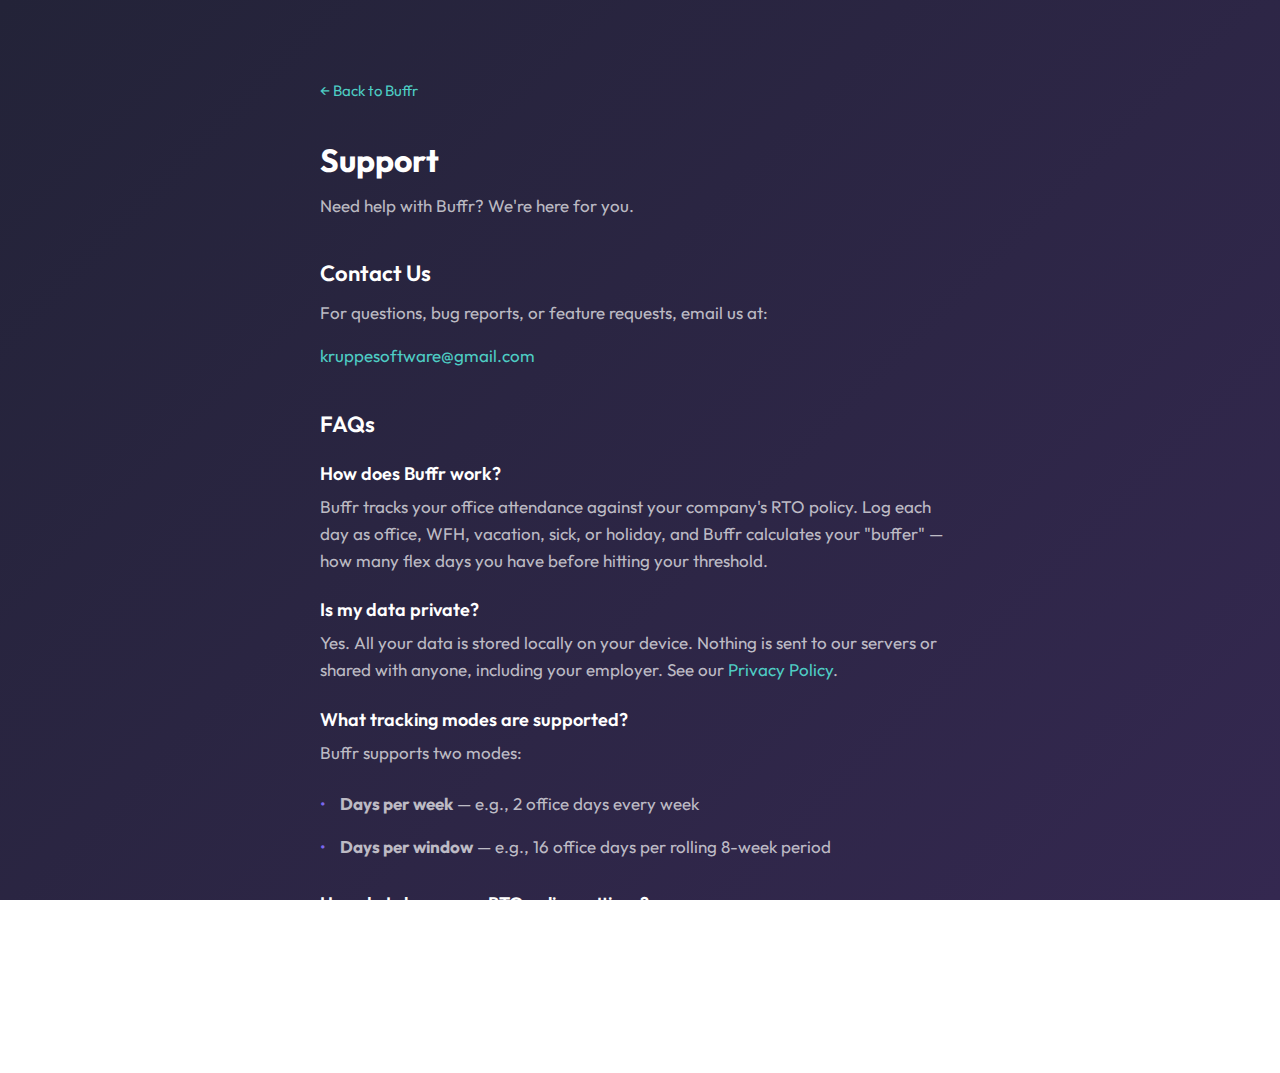
<file: support/index.html>
<!DOCTYPE html>
<html lang="en">
<head>
  <meta charset="UTF-8">
  <meta name="viewport" content="width=device-width, initial-scale=1.0">
  <title>Buffr — Support</title>
  <meta name="description" content="Get help with Buffr, the RTO attendance tracker for hybrid workers.">
  <link rel="icon" type="image/png" href="../assets/app-icon.png">
  <link rel="preconnect" href="https://fonts.googleapis.com">
  <link rel="preconnect" href="https://fonts.gstatic.com" crossorigin>
  <link href="https://fonts.googleapis.com/css2?family=Outfit:wght@400;500;600;700&display=swap" rel="stylesheet">
  <link rel="stylesheet" href="../styles.css">
  <style>
    .support-page {
      min-height: 100vh;
      padding: 80px 24px;
      display: flex;
      flex-direction: column;
      align-items: center;
    }
    .support-content {
      max-width: 640px;
      width: 100%;
    }
    .support-content h1 {
      font-size: 32px;
      font-weight: 700;
      margin-bottom: 12px;
    }
    .support-content h2 {
      font-size: 22px;
      font-weight: 600;
      margin-top: 40px;
      margin-bottom: 12px;
    }
    .support-content h3 {
      font-size: 18px;
      font-weight: 600;
      margin-top: 24px;
      margin-bottom: 8px;
    }
    .support-content p {
      font-size: 17px;
      line-height: 1.6;
      color: rgba(255, 255, 255, 0.7);
      margin-bottom: 16px;
    }
    .support-content a {
      color: #4ECDC4;
      text-decoration: none;
    }
    .support-content a:hover {
      text-decoration: underline;
    }
    .support-content ul {
      list-style: none;
      padding: 0;
      margin-bottom: 16px;
    }
    .support-content li {
      font-size: 17px;
      line-height: 1.6;
      color: rgba(255, 255, 255, 0.7);
      padding: 8px 0;
      padding-left: 20px;
      position: relative;
    }
    .support-content li::before {
      content: "\2022";
      color: #7B68EE;
      position: absolute;
      left: 0;
    }
    .back-link {
      display: inline-flex;
      align-items: center;
      gap: 6px;
      font-size: 15px;
      color: rgba(255, 255, 255, 0.5);
      text-decoration: none;
      margin-bottom: 40px;
    }
    .back-link:hover {
      color: rgba(255, 255, 255, 0.8);
    }
  </style>
</head>
<body>
  <section class="support-page">
    <div class="support-content">
      <a href="/" class="back-link">&larr; Back to Buffr</a>
      <h1>Support</h1>
      <p>Need help with Buffr? We're here for you.</p>

      <h2>Contact Us</h2>
      <p>For questions, bug reports, or feature requests, email us at:</p>
      <p><a href="mailto:kruppesoftware@gmail.com">kruppesoftware@gmail.com</a></p>

      <h2>FAQs</h2>

      <h3>How does Buffr work?</h3>
      <p>Buffr tracks your office attendance against your company's RTO policy. Log each day as office, WFH, vacation, sick, or holiday, and Buffr calculates your "buffer" — how many flex days you have before hitting your threshold.</p>

      <h3>Is my data private?</h3>
      <p>Yes. All your data is stored locally on your device. Nothing is sent to our servers or shared with anyone, including your employer. See our <a href="/privacy">Privacy Policy</a>.</p>

      <h3>What tracking modes are supported?</h3>
      <p>Buffr supports two modes:</p>
      <ul>
        <li><strong>Days per week</strong> — e.g., 2 office days every week</li>
        <li><strong>Days per window</strong> — e.g., 16 office days per rolling 8-week period</li>
      </ul>

      <h3>How do I change my RTO policy settings?</h3>
      <p>Go to the Settings tab in the app to update your policy type, threshold, and tracking window at any time.</p>
    </div>
  </section>
</body>
</html>
</file>
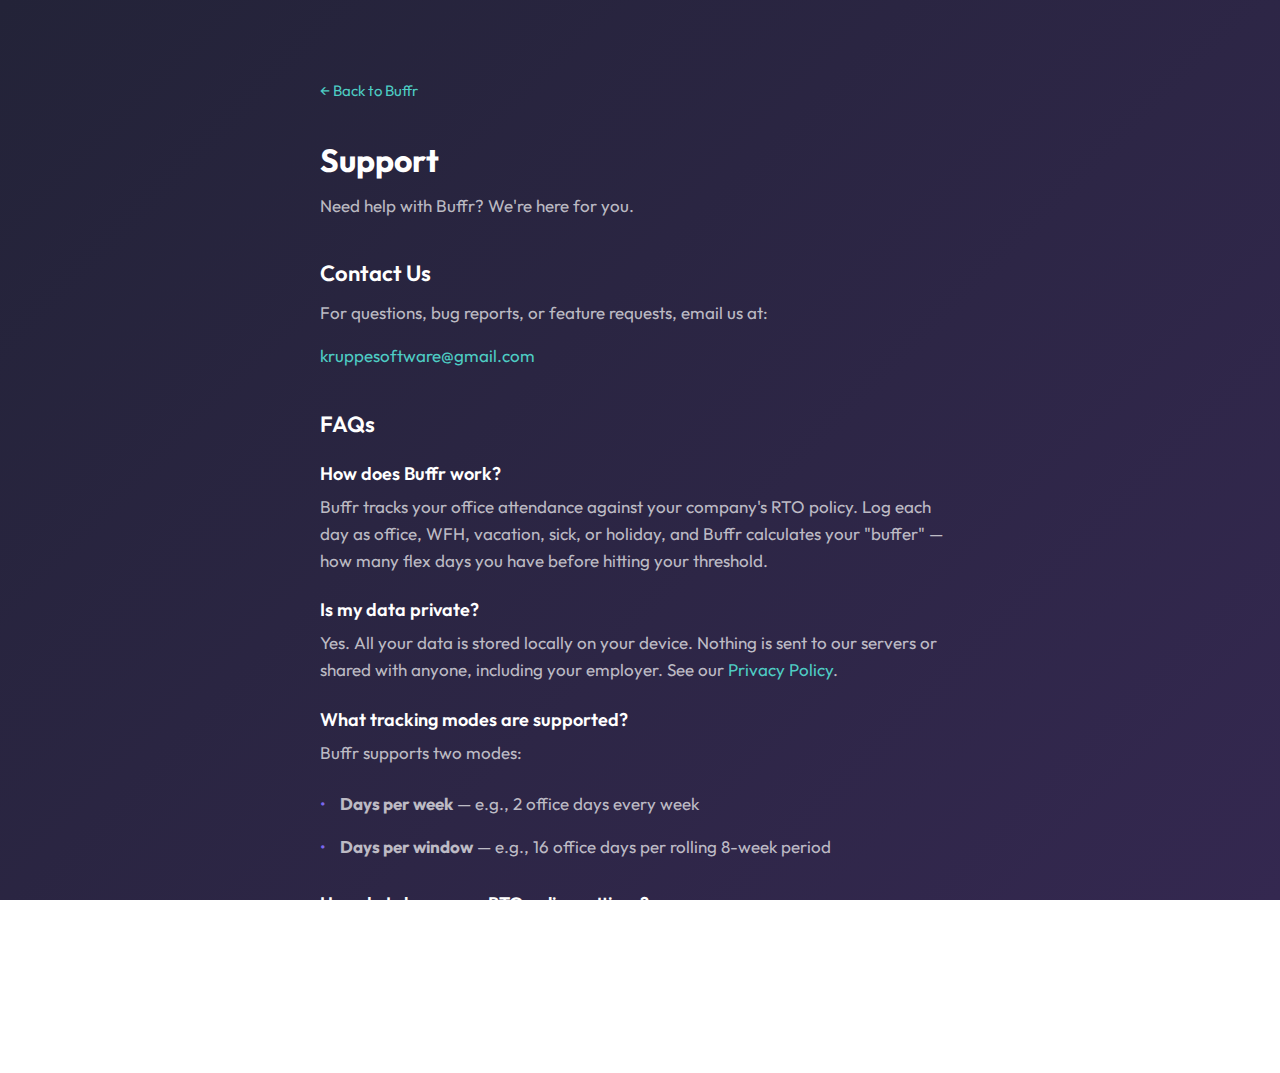
<file: support.html>
<!DOCTYPE html>
<html lang="en">
<head>
  <meta charset="UTF-8">
  <meta name="viewport" content="width=device-width, initial-scale=1.0">
  <title>Buffr — Support</title>
  <meta name="description" content="Get help with Buffr, the RTO attendance tracker for hybrid workers.">
  <link rel="icon" type="image/png" href="assets/app-icon.png">
  <link rel="preconnect" href="https://fonts.googleapis.com">
  <link rel="preconnect" href="https://fonts.gstatic.com" crossorigin>
  <link href="https://fonts.googleapis.com/css2?family=Outfit:wght@400;500;600;700&display=swap" rel="stylesheet">
  <link rel="stylesheet" href="styles.css">
  <style>
    .support-page {
      min-height: 100vh;
      padding: 80px 24px;
      display: flex;
      flex-direction: column;
      align-items: center;
    }
    .support-content {
      max-width: 640px;
      width: 100%;
    }
    .support-content h1 {
      font-size: 32px;
      font-weight: 700;
      margin-bottom: 12px;
    }
    .support-content h2 {
      font-size: 22px;
      font-weight: 600;
      margin-top: 40px;
      margin-bottom: 12px;
    }
    .support-content p {
      font-size: 17px;
      line-height: 1.6;
      color: rgba(255, 255, 255, 0.7);
      margin-bottom: 16px;
    }
    .support-content a {
      color: #4ECDC4;
      text-decoration: none;
    }
    .support-content a:hover {
      text-decoration: underline;
    }
    .support-content ul {
      list-style: none;
      padding: 0;
      margin-bottom: 16px;
    }
    .support-content li {
      font-size: 17px;
      line-height: 1.6;
      color: rgba(255, 255, 255, 0.7);
      padding: 8px 0;
      padding-left: 20px;
      position: relative;
    }
    .support-content li::before {
      content: "•";
      color: #7B68EE;
      position: absolute;
      left: 0;
    }
    .back-link {
      display: inline-flex;
      align-items: center;
      gap: 6px;
      font-size: 15px;
      color: rgba(255, 255, 255, 0.5);
      text-decoration: none;
      margin-bottom: 40px;
    }
    .back-link:hover {
      color: rgba(255, 255, 255, 0.8);
    }
  </style>
</head>
<body>
  <section class="support-page">
    <div class="support-content">
      <a href="/" class="back-link">&larr; Back to Buffr</a>
      <h1>Support</h1>
      <p>Need help with Buffr? We're here for you.</p>

      <h2>Contact Us</h2>
      <p>For questions, bug reports, or feature requests, email us at:</p>
      <p><a href="mailto:kruppesoftware@gmail.com">kruppesoftware@gmail.com</a></p>

      <h2>FAQs</h2>

      <h3 style="font-size: 18px; font-weight: 600; margin-top: 24px; margin-bottom: 8px;">How does Buffr work?</h3>
      <p>Buffr tracks your office attendance against your company's RTO policy. Log each day as office, WFH, vacation, sick, or holiday, and Buffr calculates your "buffer" — how many flex days you have before hitting your threshold.</p>

      <h3 style="font-size: 18px; font-weight: 600; margin-top: 24px; margin-bottom: 8px;">Is my data private?</h3>
      <p>Yes. All your data is stored locally on your device. Nothing is sent to our servers or shared with anyone, including your employer. See our <a href="/privacy.html">Privacy Policy</a>.</p>

      <h3 style="font-size: 18px; font-weight: 600; margin-top: 24px; margin-bottom: 8px;">What tracking modes are supported?</h3>
      <p>Buffr supports two modes:</p>
      <ul>
        <li><strong>Days per week</strong> — e.g., 2 office days every week</li>
        <li><strong>Days per window</strong> — e.g., 16 office days per rolling 8-week period</li>
      </ul>

      <h3 style="font-size: 18px; font-weight: 600; margin-top: 24px; margin-bottom: 8px;">How do I change my RTO policy settings?</h3>
      <p>Go to the Settings tab in the app to update your policy type, threshold, and tracking window at any time.</p>
    </div>
  </section>
</body>
</html>
</file>
<file: styles.css>
/* ── Reset ── */
*, *::before, *::after {
  margin: 0;
  padding: 0;
  box-sizing: border-box;
}

/* ── Base ── */
html {
  scroll-behavior: smooth;
}

body {
  font-family: 'Outfit', -apple-system, BlinkMacSystemFont, sans-serif;
  background: linear-gradient(135deg, #232338 0%, #342850 100%);
  background-attachment: fixed;
  color: white;
  min-height: 100vh;
  -webkit-font-smoothing: antialiased;
}

.container {
  max-width: 960px;
  margin: 0 auto;
  padding: 0 24px;
}

/* ── Hero ── */
.hero {
  min-height: 100vh;
  display: flex;
  align-items: center;
  justify-content: center;
  text-align: center;
  padding: 80px 24px 60px;
}

.hero-content {
  max-width: 600px;
}

.logo-lockup {
  display: flex;
  align-items: center;
  justify-content: center;
  gap: 24px;
  margin-bottom: 32px;
}

/* ── App Icon (CSS version) ── */
.app-icon {
  width: 80px;
  height: 80px;
  border-radius: 22%;
  background: linear-gradient(135deg, #232338 0%, #342850 100%);
  display: flex;
  align-items: center;
  justify-content: center;
  box-shadow: 0 20px 60px rgba(0, 0, 0, 0.4);
  flex-shrink: 0;
}

.app-icon.small {
  width: 48px;
  height: 48px;
}

.icon-bars {
  display: flex;
  flex-direction: column;
  align-items: flex-start;
  width: 36px;
  gap: 5px;
}

.app-icon.small .icon-bars {
  width: 22px;
  gap: 3px;
}

.icon-bar {
  width: 100%;
  height: 10px;
  border-radius: 999px;
  background: linear-gradient(90deg, #7B68EE 0%, #4ECDC4 100%);
}

.app-icon.small .icon-bar {
  height: 6px;
}

.icon-bar.glow {
  box-shadow: 0 0 16px rgba(123, 104, 238, 0.5);
}

/* ── Wordmark ── */
.wordmark {
  display: block;
}

/* ── Tagline ── */
h1.tagline {
  font-size: 20px;
  font-weight: 500;
  color: rgba(255, 255, 255, 0.6);
  margin-bottom: 16px;
  letter-spacing: 0.5px;
}

.hero-description {
  font-size: 24px;
  font-weight: 600;
  line-height: 1.4;
  margin-bottom: 40px;
  color: white;
}

/* ── CTA Button ── */
.cta-button {
  display: inline-flex;
  align-items: center;
  gap: 10px;
  padding: 16px 32px;
  background: linear-gradient(135deg, #7B68EE 0%, #4ECDC4 100%);
  color: white;
  text-decoration: none;
  font-family: 'Outfit', sans-serif;
  font-size: 17px;
  font-weight: 600;
  border-radius: 14px;
  transition: transform 0.15s ease, box-shadow 0.15s ease;
  box-shadow: 0 8px 32px rgba(123, 104, 238, 0.3);
}

.cta-button:hover {
  transform: translateY(-2px);
  box-shadow: 0 12px 40px rgba(123, 104, 238, 0.45);
}

.cta-button:active {
  transform: scale(0.98);
}

.apple-logo {
  width: 20px;
  height: 20px;
}

.coming-soon {
  font-size: 13px;
  color: rgba(255, 255, 255, 0.35);
  margin-top: 16px;
}

/* ── Value Prop ── */
.value-prop {
  padding: 80px 24px;
  text-align: center;
}

h2.value-text {
  font-size: 22px;
  font-weight: 400;
  line-height: 1.6;
  color: rgba(255, 255, 255, 0.7);
  max-width: 640px;
  margin: 0 auto;
}

/* ── Features ── */
.features {
  padding: 40px 24px 80px;
}

.features-grid {
  display: grid;
  grid-template-columns: repeat(2, 1fr);
  gap: 20px;
}

.feature-card {
  background: rgba(255, 255, 255, 0.05);
  border: 1px solid rgba(255, 255, 255, 0.1);
  border-radius: 16px;
  padding: 28px 24px;
  backdrop-filter: blur(20px);
  -webkit-backdrop-filter: blur(20px);
  transition: transform 0.2s ease, box-shadow 0.2s ease;
}

.feature-card:hover {
  transform: translateY(-4px);
  box-shadow: 0 12px 40px rgba(0, 0, 0, 0.3);
}

.feature-icon {
  margin-bottom: 16px;
}

.feature-card h3 {
  font-size: 18px;
  font-weight: 600;
  margin-bottom: 8px;
  color: white;
}

.feature-card p {
  font-size: 15px;
  font-weight: 400;
  line-height: 1.5;
  color: rgba(255, 255, 255, 0.6);
}

/* ── Screenshots ── */
.screenshots {
  padding: 40px 0 80px;
  overflow: hidden;
}

.screenshots .container {
  max-width: 100%;
  padding: 0;
}

.screenshots-scroll {
  display: flex;
  gap: 24px;
  justify-content: center;
  padding: 0 24px;
  overflow-x: auto;
  scroll-snap-type: x mandatory;
  -webkit-overflow-scrolling: touch;
  scrollbar-width: none;
}

.screenshots-scroll::-webkit-scrollbar {
  display: none;
}

.screenshot {
  width: 280px;
  height: auto;
  border-radius: 24px;
  box-shadow: 0 20px 60px rgba(0, 0, 0, 0.4);
  scroll-snap-align: center;
  flex-shrink: 0;
}

/* ── FAQ ── */
.faq {
  padding: 40px 24px 80px;
}

.faq-heading {
  font-size: 28px;
  font-weight: 700;
  text-align: center;
  margin-bottom: 32px;
  background: linear-gradient(135deg, #7B68EE 0%, #4ECDC4 100%);
  -webkit-background-clip: text;
  -webkit-text-fill-color: transparent;
  background-clip: text;
}

.faq-list {
  max-width: 640px;
  margin: 0 auto;
  display: flex;
  flex-direction: column;
  gap: 12px;
}

.faq-item {
  background: rgba(255, 255, 255, 0.05);
  border: 1px solid rgba(255, 255, 255, 0.1);
  border-radius: 12px;
  overflow: hidden;
  transition: background 0.2s ease;
}

.faq-item[open] {
  background: rgba(255, 255, 255, 0.08);
}

.faq-item summary {
  padding: 18px 24px;
  font-size: 16px;
  font-weight: 600;
  color: white;
  cursor: pointer;
  list-style: none;
  display: flex;
  align-items: center;
  justify-content: space-between;
}

.faq-item summary::-webkit-details-marker {
  display: none;
}

.faq-item summary::after {
  content: "+";
  font-size: 20px;
  font-weight: 400;
  color: rgba(255, 255, 255, 0.4);
  flex-shrink: 0;
  margin-left: 16px;
  transition: transform 0.2s ease;
}

.faq-item[open] summary::after {
  content: "−";
}

.faq-item p {
  padding: 0 24px 18px;
  font-size: 15px;
  line-height: 1.6;
  color: rgba(255, 255, 255, 0.6);
}

/* ── Bottom CTA ── */
.bottom-cta {
  padding: 80px 24px;
  text-align: center;
}

.bottom-cta h2 {
  font-size: 32px;
  font-weight: 700;
  margin-bottom: 32px;
  background: linear-gradient(135deg, #7B68EE 0%, #4ECDC4 100%);
  -webkit-background-clip: text;
  -webkit-text-fill-color: transparent;
  background-clip: text;
}

/* ── Footer ── */
.footer {
  padding: 60px 24px;
  text-align: center;
  border-top: 1px solid rgba(255, 255, 255, 0.06);
}

.footer-logo {
  display: flex;
  justify-content: center;
  margin-bottom: 16px;
}

.footer-company {
  font-size: 14px;
  color: rgba(255, 255, 255, 0.4);
  margin-bottom: 8px;
}

.footer-links {
  display: flex;
  gap: 24px;
  justify-content: center;
  flex-wrap: wrap;
}

.footer-links a {
  font-size: 14px;
  color: rgba(255, 255, 255, 0.4);
  text-decoration: none;
  transition: color 0.2s;
}

.footer-links a:hover {
  color: rgba(255, 255, 255, 0.7);
}

/* ── Responsive ── */
@media (max-width: 640px) {
  .hero {
    min-height: auto;
    padding: 100px 24px 60px;
  }

  .logo-lockup {
    gap: 16px;
    margin-bottom: 24px;
  }

  .app-icon {
    width: 64px;
    height: 64px;
  }

  .icon-bars {
    width: 28px;
    gap: 4px;
  }

  .icon-bar {
    height: 8px;
  }

  .wordmark {
    width: 140px;
    height: auto;
  }

  .hero-description {
    font-size: 20px;
  }

  .value-text {
    font-size: 18px;
  }

  .features-grid {
    grid-template-columns: 1fr;
  }

  .screenshot {
    width: 240px;
  }

  .bottom-cta h2 {
    font-size: 26px;
  }
}
</file>
